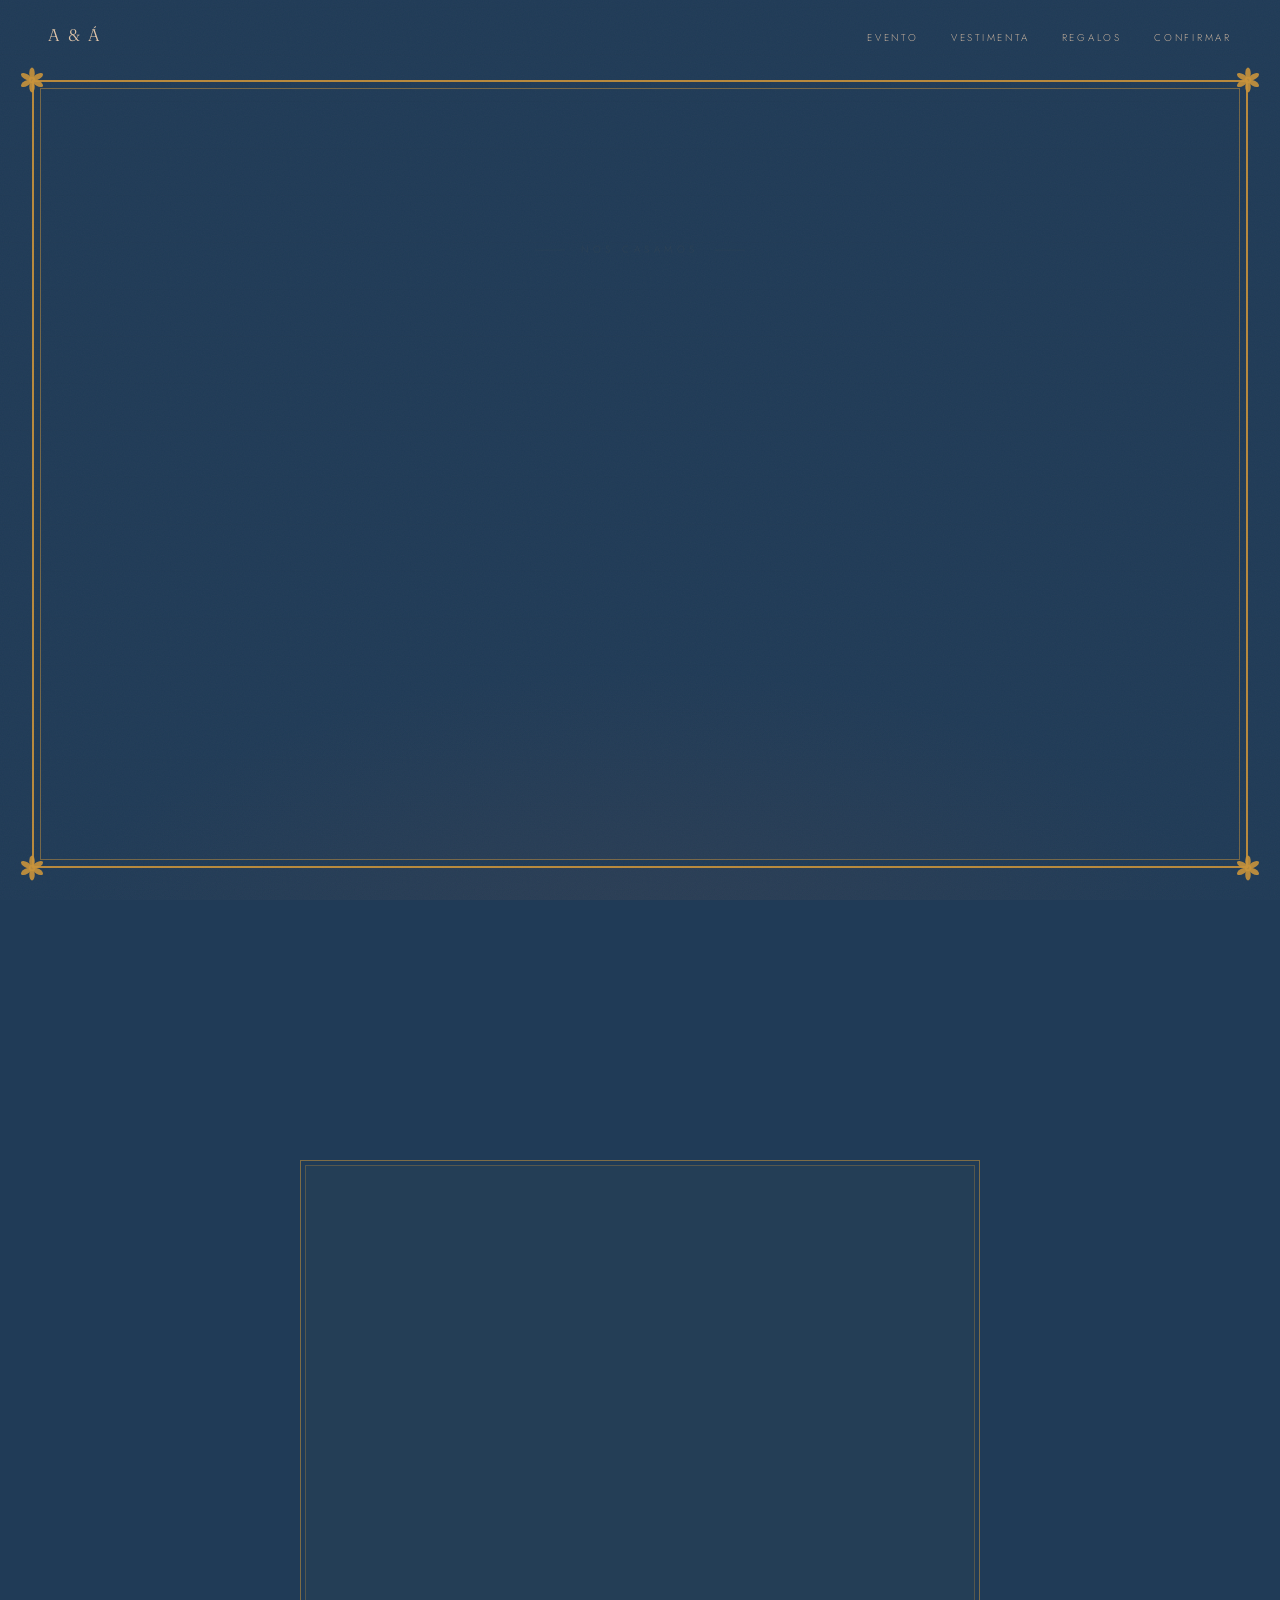
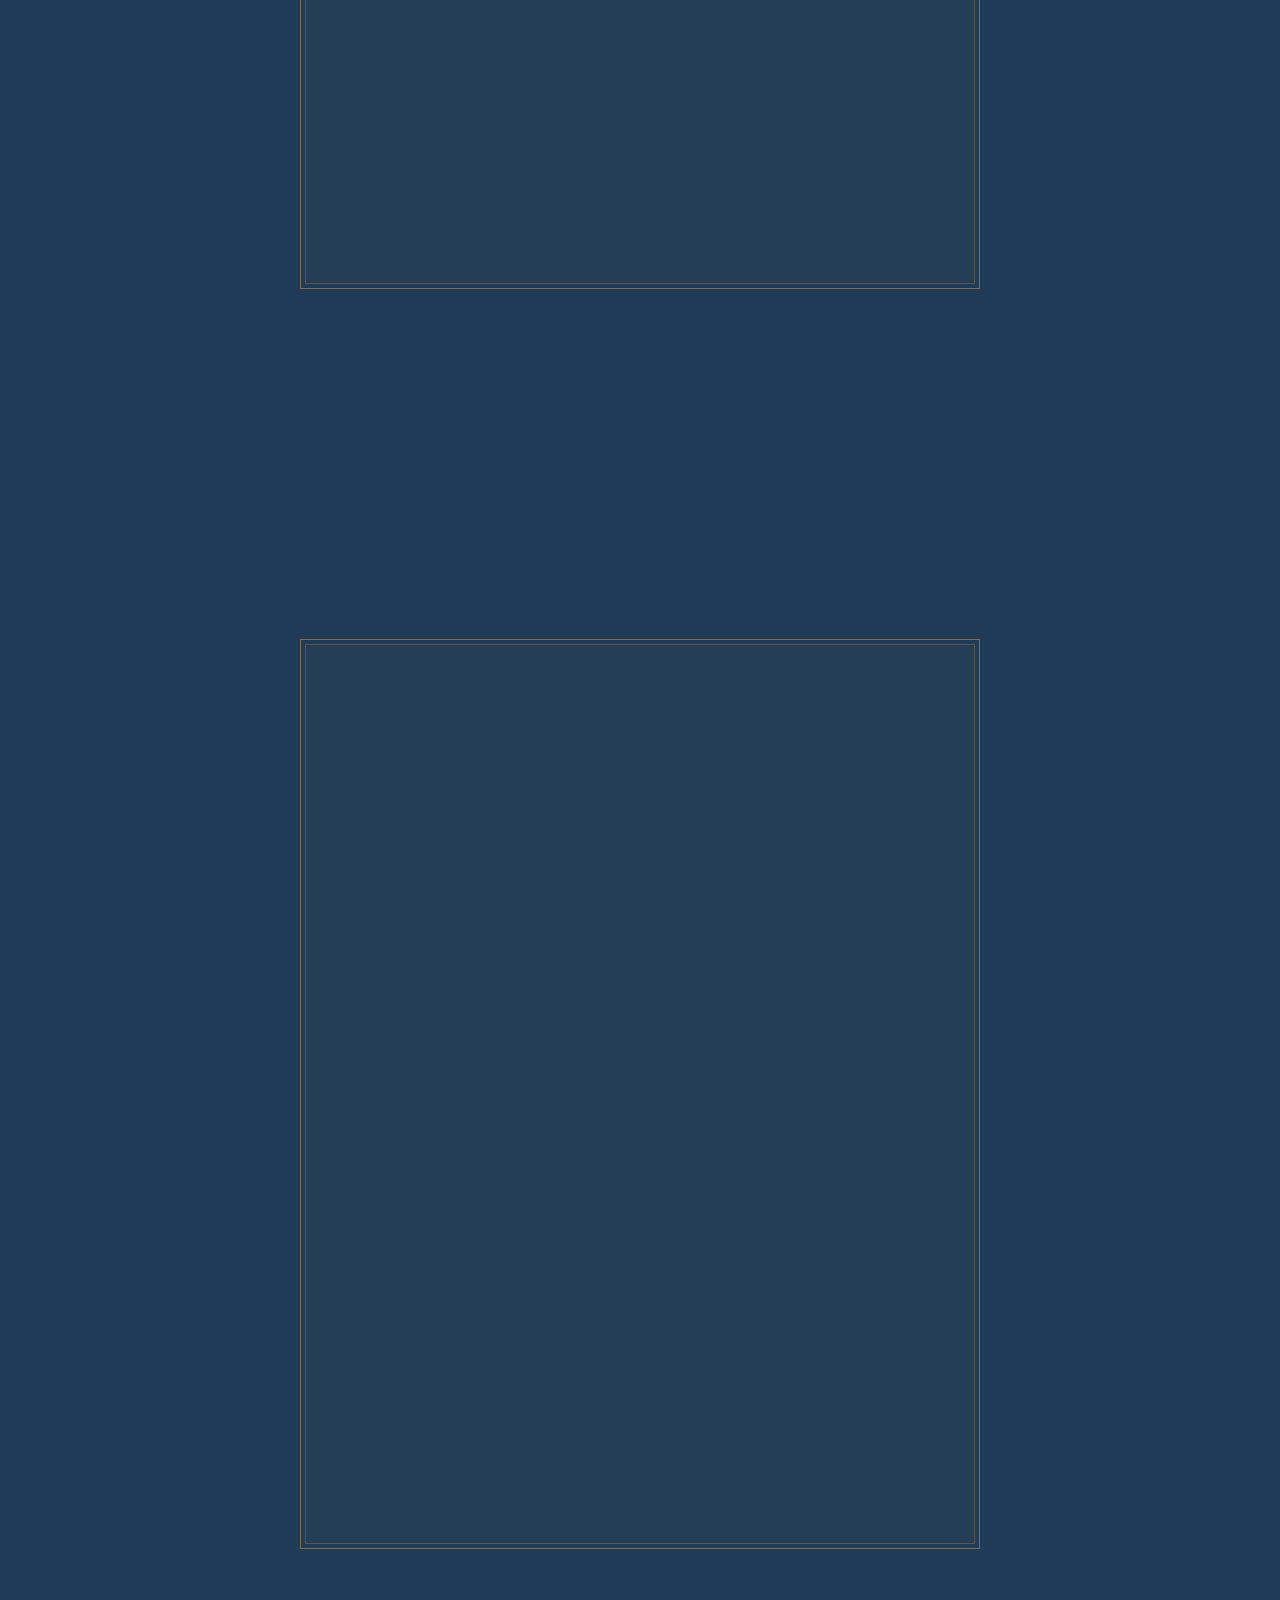
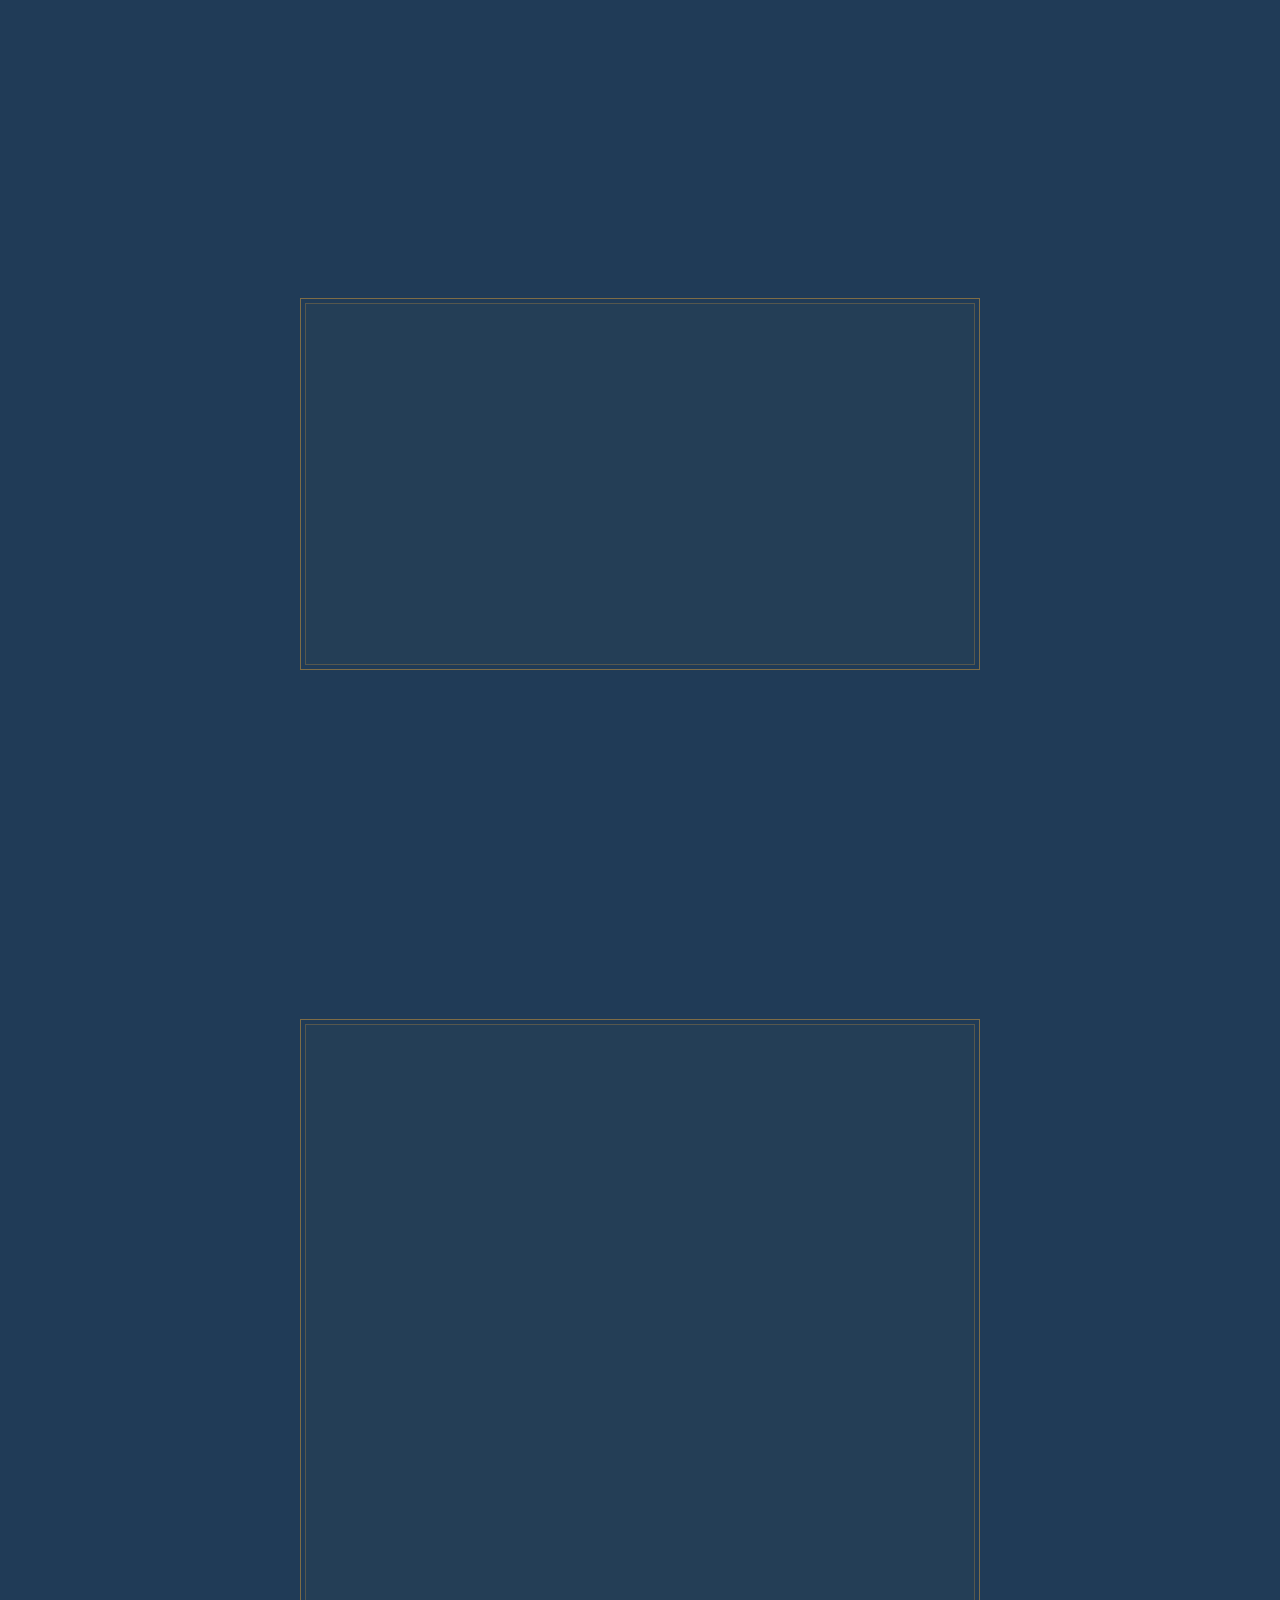
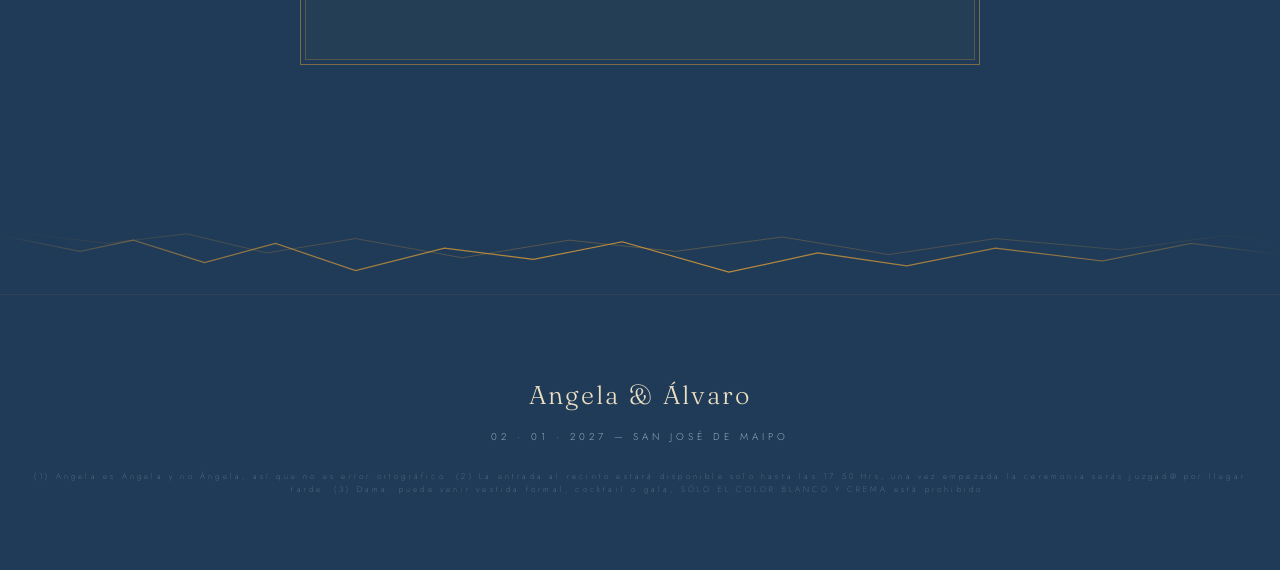
<file: docs/index.html>
<!DOCTYPE html>
<html lang="es">
<head>
<meta charset="UTF-8"/>
<meta name="viewport" content="width=device-width, initial-scale=1.0"/>
<meta http-equiv="refresh" content="0; url=./single/"/>
<link rel="canonical" href="./single/"/>
<title>Angela &amp; Álvaro · Enero 2027</title>
<style>
  body{font-family:sans-serif;background:#203b57;color:#ecdfc2;display:flex;min-height:100vh;
       align-items:center;justify-content:center;margin:0;text-align:center}
  a{color:#c9933a}
</style>
</head>
<body>
<p>Redirigiendo a la invitación… <a href="./single/">Abrir</a></p>
</body>
</html>
</file>
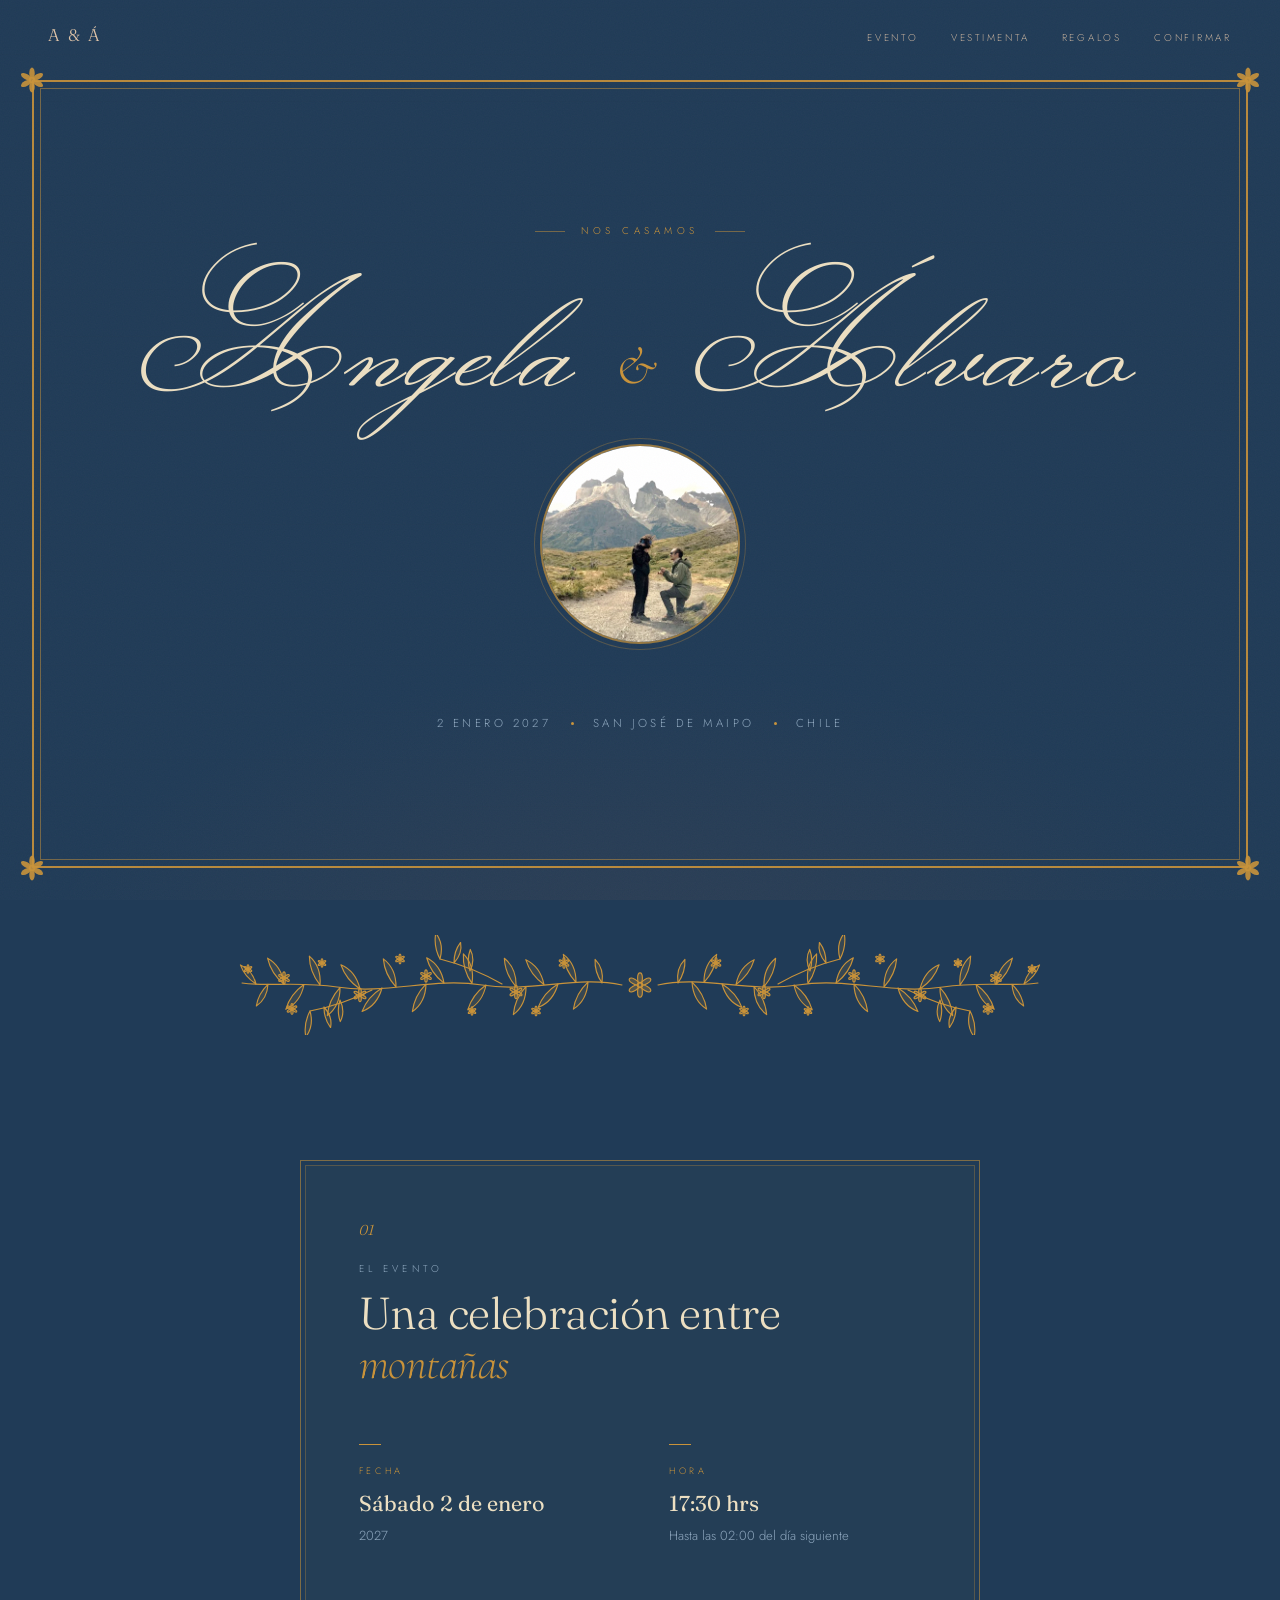
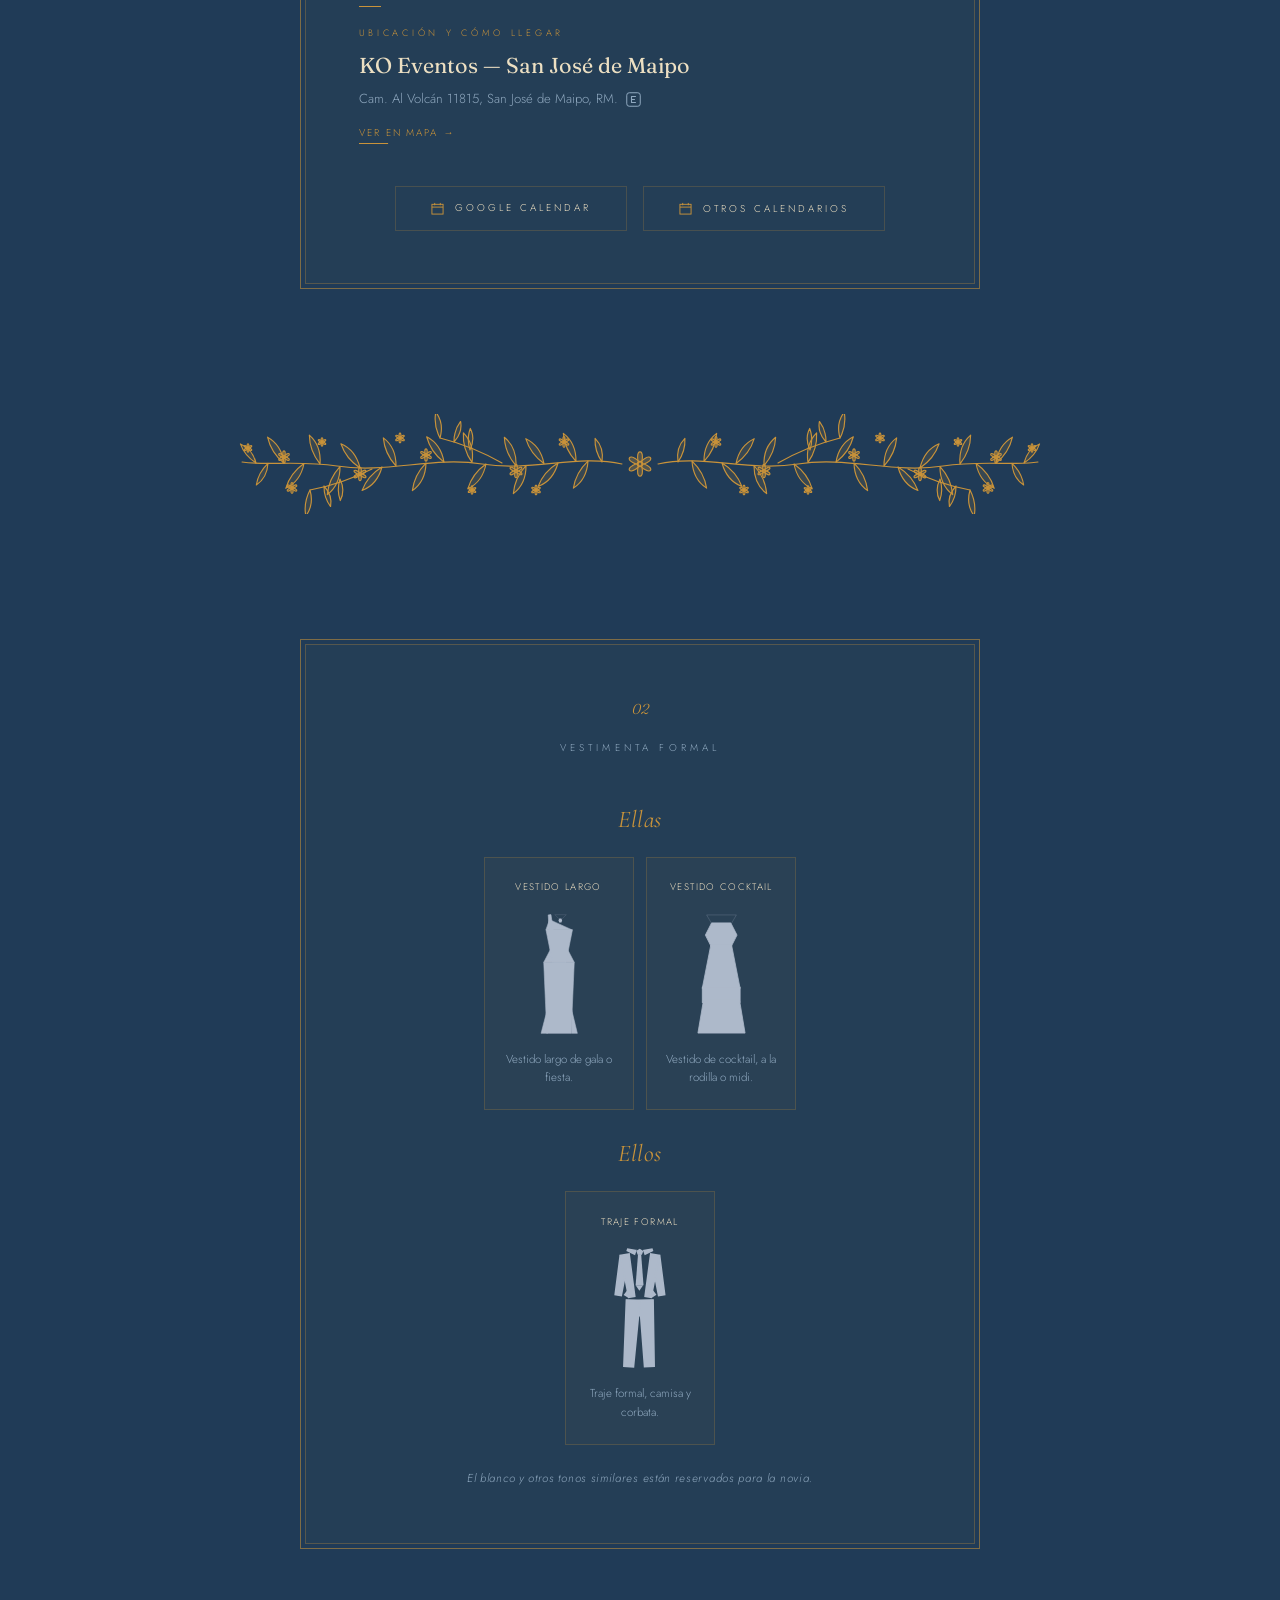
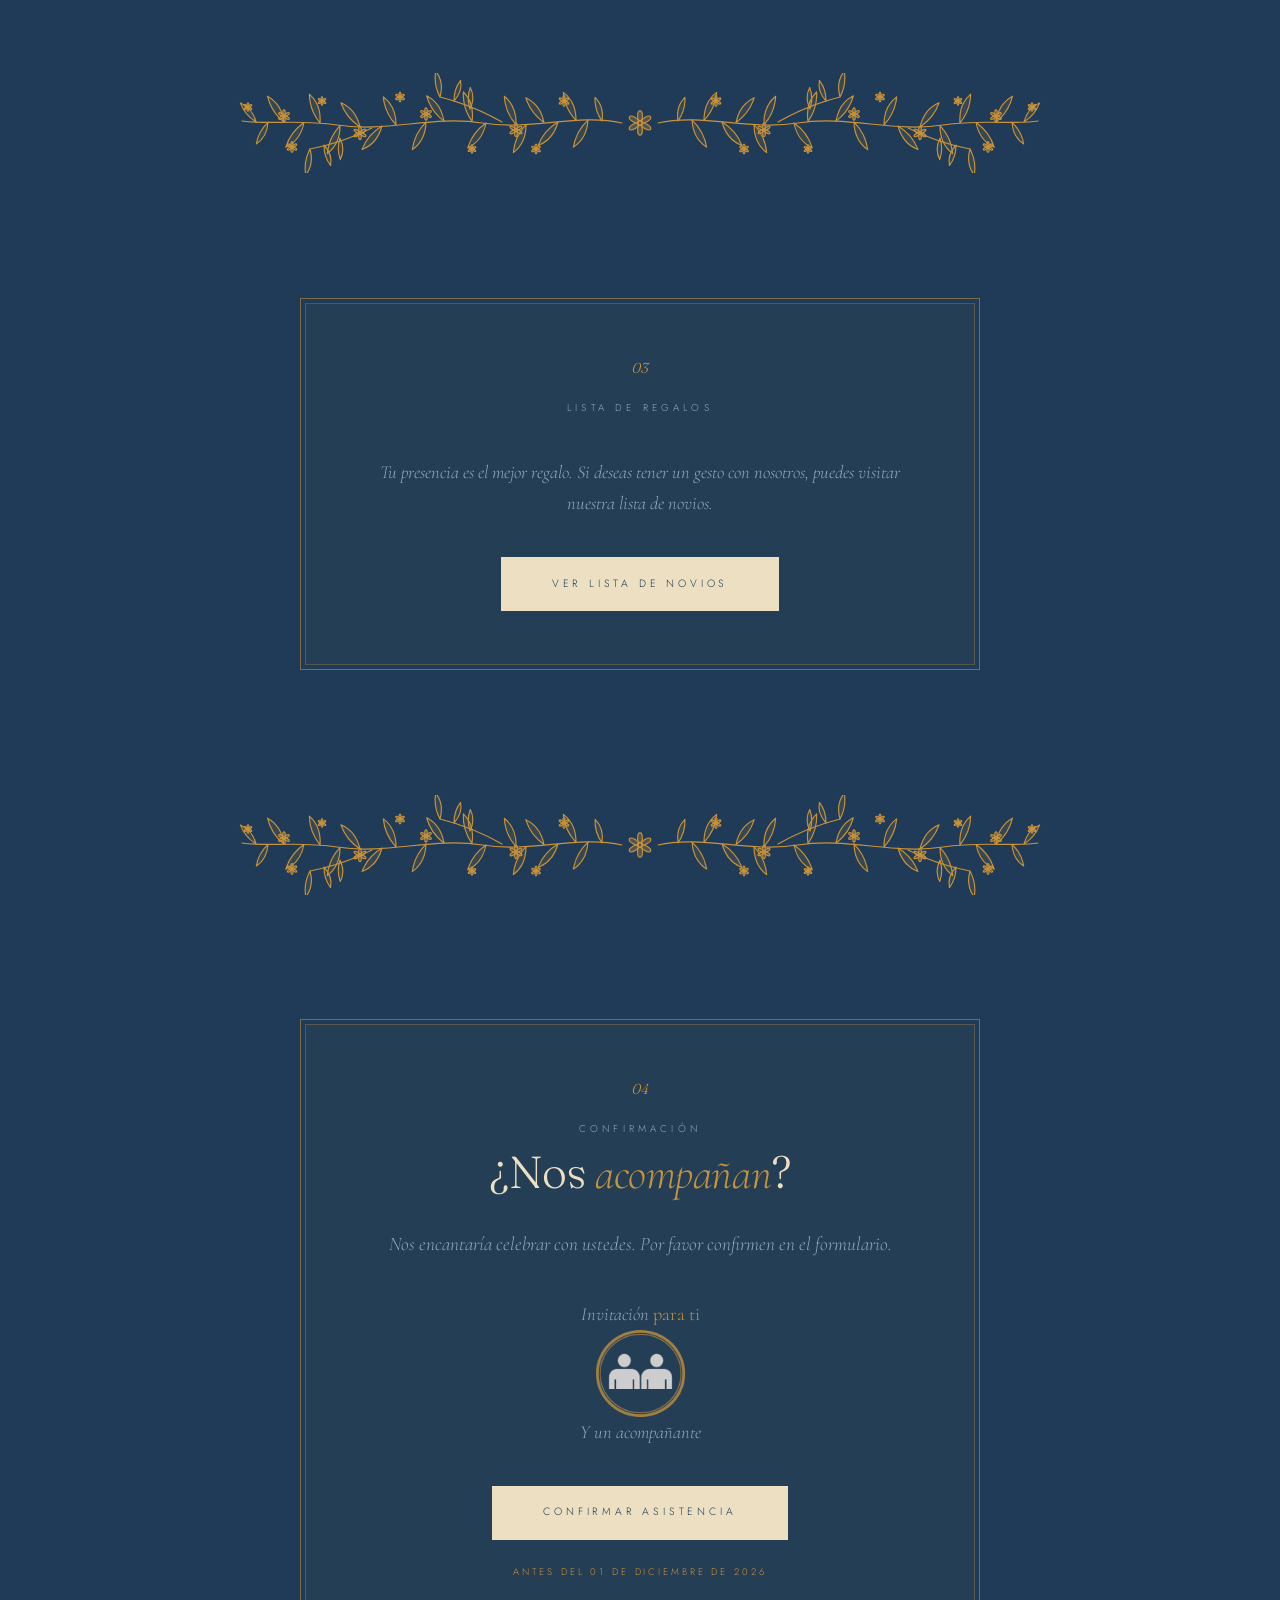
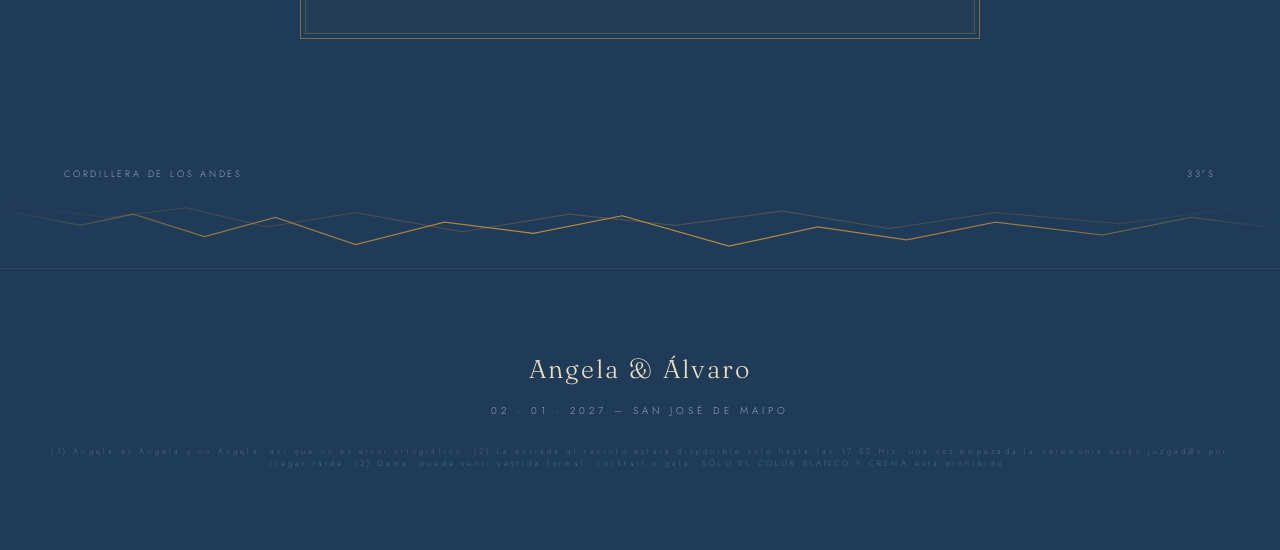
<file: docs/double/index.html>
﻿<!DOCTYPE html>
<html lang="es">
<head>
<meta charset="UTF-8"/>
<meta name="viewport" content="width=device-width, initial-scale=1.0"/>
<title>Angela &amp; Álvaro · Enero 2027</title>
<meta name="description" content="Angela & Álvaro se casan el 2 de enero de 2027 en San José de Maipo, Chile. ¡Confirma tu asistencia!"/>
<meta name="theme-color" content="#203b57"/>
<link rel="icon" href="data:image/svg+xml,%3Csvg xmlns='http://www.w3.org/2000/svg' viewBox='0 0 100 100'%3E%3Ctext y='.9em' font-size='90'%3E%F0%9F%92%8D%3C/text%3E%3C/svg%3E"/>

<!-- Open Graph / compartir en redes y WhatsApp -->
<meta property="og:type" content="website"/>
<meta property="og:title" content="Angela & Álvaro · Nos casamos"/>
<meta property="og:description" content="2 de enero de 2027 · San José de Maipo, Chile. ¡Confirma tu asistencia!"/>
<meta property="og:url" content="https://alvarogalvez.github.io/wedding_invites/double/"/>
<meta property="og:image" content="https://alvarogalvez.github.io/wedding_invites/assets/photos/ring.jpg"/>
<meta property="og:locale" content="es_CL"/>
<meta name="twitter:card" content="summary_large_image"/>

<link rel="preconnect" href="https://fonts.googleapis.com"/>
<link rel="preconnect" href="https://fonts.gstatic.com" crossorigin/>
<link href="https://fonts.googleapis.com/css2?family=Cormorant:ital,wght@0,300;0,400;0,500;1,300;1,400&family=Fraunces:ital,opsz,wght@0,9..144,300;0,9..144,400;1,9..144,300&family=Great+Vibes&family=Monsieur+La+Doulaise&family=Jost:wght@200;300;400;500&display=swap" rel="stylesheet"/>
<link rel="stylesheet" href="../css/themes/blue-gold.css">
<link rel="stylesheet" href="../css/main.css">
<style>
  .hero-names { font-family: 'Monsieur La Doulaise'; font-weight: 400; letter-spacing: 0.02em; }
  .hero-names .n { display: inline; }
  .hero-amp { display: inline; margin: 0 0.2em; }

  /* Separador botánico SVG — ramas doradas de línea fina que se dibujan al entrar en pantalla */
  .floral-div {
    position: relative;
    width: 100%;
    overflow: hidden;
    padding: 0.6rem 0;
  }
  .floral-div svg {
    width: 100%;
    height: clamp(48px, 11vw, 100px);
    display: block;
  }
  .fdv-stroke {
    stroke: var(--accent);
    stroke-width: 1.15;
    fill: none;
    stroke-linecap: round;
    stroke-linejoin: round;
    stroke-dasharray: 1;
    stroke-dashoffset: 1;
  }
  .fdv-stems  { transition: stroke-dashoffset .9s cubic-bezier(.4,0,.2,1); }
  .fdv-leaves { fill: var(--accent); fill-opacity: 0;
                transition: stroke-dashoffset .8s cubic-bezier(.4,0,.2,1) .35s, fill-opacity .6s ease .9s; }
  .fdv-bloom  { fill: var(--accent); fill-opacity: 0;
                transition: stroke-dashoffset .7s ease .7s, fill-opacity .5s ease 1s; }
  .floral-div.in .fdv-stroke { stroke-dashoffset: 0; }
  .floral-div.in .fdv-leaves { fill-opacity: .14; }
  .floral-div.in .fdv-bloom  { fill-opacity: .3; }

  /* Datos de transferencia en 2 columnas */
  .gf-row { grid-template-columns: 1fr 1fr; }
  .gf-row > div:last-child { grid-column: 1 / -1; }

  /* Flores en vértices del marco del hero */
  .hero-corners { position: absolute; inset: 0; pointer-events: none; z-index: 3; }
  .hc {
    position: absolute;
    width: 30px; height: 30px;
    color: rgba(201,147,58,0.9);
    fill: currentColor;
  }
  .hc.tl { top:    calc(5rem - 15px);                     left:  calc(clamp(1rem,3vw,2rem) - 15px); }
  .hc.tr { top:    calc(5rem - 15px);                     right: calc(clamp(1rem,3vw,2rem) - 15px); }
  .hc.bl { bottom: calc(clamp(1rem,3vw,2rem) - 15px);     left:  calc(clamp(1rem,3vw,2rem) - 15px); }
  .hc.br { bottom: calc(clamp(1rem,3vw,2rem) - 15px);     right: calc(clamp(1rem,3vw,2rem) - 15px); }

  /* Nav siempre visible — override del breakpoint de main.css */
  @media (max-width: 680px) {
    .nav {
      flex-direction: column;
      align-items: center;
      gap: 0.5rem;
      padding: 0.9rem clamp(1rem, 4vw, 2rem);
    }
    .nav-links {
      display: flex;
      gap: 1.4rem;
    }
    .nav-links a {
      font-size: 0.65rem;
      letter-spacing: 0.2em;
    }
  }

  /* Marco circular fijo; la foto hace zoom suave dentro (efecto .ph de blue.html) */
  .hero-photo-frame {
    width: clamp(140px, 30vw, 200px);
    height: clamp(140px, 30vw, 200px);
    border-radius: 50%;
    border: 2px solid rgba(201,147,58,0.7);
    box-shadow: 0 0 0 5px var(--paper), 0 0 0 6px rgba(201,147,58,0.3);
    margin: 2rem 0 1.6rem;
    overflow: hidden;
    opacity: 0;
    animation: fu 1.2s 0.7s forwards;
  }
  .hero-photo {
    width: 100%;
    height: 100%;
    object-fit: cover;
    object-position: center 30%;
    display: block;
    filter: saturate(0.9) contrast(1.04);
    transition: transform 1.6s cubic-bezier(.2,.7,.2,1);
  }
  .hero-photo-frame:hover .hero-photo { transform: scale(1.06); }
  /* Móvil (sin hover): zoom Ken Burns lento y continuo */
  @keyframes kenburns { from { transform: scale(1); } to { transform: scale(1.08); } }
  @media (hover: none) {
    .hero-photo { animation: kenburns 8s ease-in-out infinite alternate; }
  }

  /* Marco dorado prominente en el hero — doble filete */
  .hero::after {
    content: '';
    position: absolute;
    top: 5rem;
    left: clamp(1rem, 3vw, 2rem);
    right: clamp(1rem, 3vw, 2rem);
    bottom: clamp(1rem, 3vw, 2rem);
    border: 2px solid rgba(201,147,58,0.9);
    box-shadow:
      inset 0 0 0 6px var(--paper),
      inset 0 0 0 7px rgba(201,147,58,0.5);
    pointer-events: none;
    z-index: 2;
  }
</style>
</head>
<body>

<!-- Definiciones del separador botánico (una sola vez; los .floral-div lo reutilizan con <use>) -->
<svg width="0" height="0" style="position:absolute" aria-hidden="true">
  <defs>
    <path id="fdv-leaf" pathLength="1" vector-effect="non-scaling-stroke" d="M0 0 Q 9 -16 25 -18 Q 16 -5 0 0 Z"/>
    <g id="fdv-stem-half">
      <path pathLength="1" vector-effect="non-scaling-stroke" d="M0 0 C 45 -10 90 8 140 0 C 190 -8 235 10 285 2 C 325 -4 355 2 380 -2"/>
      <path pathLength="1" vector-effect="non-scaling-stroke" d="M120 -1 Q 150 -18 182 -26"/>
      <path pathLength="1" vector-effect="non-scaling-stroke" d="M250 5 Q 280 20 312 26"/>
    </g>
    <g id="fdv-leaves-half">
      <use href="#fdv-leaf" transform="translate(20,-2) rotate(-38) scale(.8)"/>
      <use href="#fdv-leaf" transform="translate(46,-2.5) rotate(-30)"/>
      <use href="#fdv-leaf" transform="translate(78,-0.5) rotate(-18)"/>
      <use href="#fdv-leaf" transform="translate(106,1.8) rotate(-32)"/>
      <use href="#fdv-leaf" transform="translate(150,-1.5) rotate(-38)"/>
      <use href="#fdv-leaf" transform="translate(178,-1.8) rotate(-20)"/>
      <use href="#fdv-leaf" transform="translate(226,2) rotate(-30)"/>
      <use href="#fdv-leaf" transform="translate(262,4) rotate(-16)"/>
      <use href="#fdv-leaf" transform="translate(302,0) rotate(-34)"/>
      <use href="#fdv-leaf" transform="translate(338,-0.8) rotate(-22)"/>
      <use href="#fdv-leaf" transform="translate(366,-1) rotate(-15) scale(.8)"/>
      <use href="#fdv-leaf" transform="translate(34,-3) scale(1,-1) rotate(-26)"/>
      <use href="#fdv-leaf" transform="translate(64,-1) scale(1,-1) rotate(-14)"/>
      <use href="#fdv-leaf" transform="translate(96,1.5) scale(1,-1) rotate(-30)"/>
      <use href="#fdv-leaf" transform="translate(136,0) scale(1,-1) rotate(-18)"/>
      <use href="#fdv-leaf" transform="translate(196,-1) scale(1,-1) rotate(-28)"/>
      <use href="#fdv-leaf" transform="translate(240,3) scale(1,-1) rotate(-14)"/>
      <use href="#fdv-leaf" transform="translate(282,2.5) scale(1,-1) rotate(-30)"/>
      <use href="#fdv-leaf" transform="translate(318,-0.5) scale(1,-1) rotate(-18)"/>
      <use href="#fdv-leaf" transform="translate(354,-0.7) scale(1,-1) rotate(-26) scale(.8)"/>
      <use href="#fdv-leaf" transform="translate(152,-14) rotate(-55) scale(.7)"/>
      <use href="#fdv-leaf" transform="translate(168,-22) rotate(-72) scale(.7)"/>
      <use href="#fdv-leaf" transform="translate(182,-26) rotate(-45) scale(.85)"/>
      <use href="#fdv-leaf" transform="translate(282,15) scale(1,-1) rotate(-55) scale(.7)"/>
      <use href="#fdv-leaf" transform="translate(298,22) scale(1,-1) rotate(-72) scale(.7)"/>
      <use href="#fdv-leaf" transform="translate(312,26) scale(1,-1) rotate(-45) scale(.85)"/>
    </g>
    <g id="fdv-stems">
      <use href="#fdv-stem-half" transform="translate(468,50)"/>
      <use href="#fdv-stem-half" transform="translate(432,50) scale(-1,1)"/>
    </g>
    <g id="fdv-leaves">
      <use href="#fdv-leaves-half" transform="translate(468,50)"/>
      <use href="#fdv-leaves-half" transform="translate(432,50) scale(-1,1)"/>
    </g>
    <g id="fdv-flowers">
      <g transform="translate(468,50)">
        <use href="#fdv-bloom" transform="translate(106,7) scale(.55)"/>
        <use href="#fdv-bloom" transform="translate(196,-9) scale(.5)"/>
        <use href="#fdv-bloom" transform="translate(262,10) scale(.55)"/>
        <use href="#fdv-bloom" transform="translate(338,-7) scale(.5)"/>
        <use href="#fdv-bloom" transform="translate(58,-22) scale(.45)"/>
        <use href="#fdv-bloom" transform="translate(86,26) scale(.4)"/>
        <use href="#fdv-bloom" transform="translate(150,26) scale(.35)"/>
        <use href="#fdv-bloom" transform="translate(222,-26) scale(.4)"/>
        <use href="#fdv-bloom" transform="translate(300,-22) scale(.35)"/>
        <use href="#fdv-bloom" transform="translate(330,24) scale(.45)"/>
        <use href="#fdv-bloom" transform="translate(374,-16) scale(.35)"/>
      </g>
      <g transform="translate(432,50) scale(-1,1)">
        <use href="#fdv-bloom" transform="translate(106,7) scale(.55)"/>
        <use href="#fdv-bloom" transform="translate(196,-9) scale(.5)"/>
        <use href="#fdv-bloom" transform="translate(262,10) scale(.55)"/>
        <use href="#fdv-bloom" transform="translate(338,-7) scale(.5)"/>
        <use href="#fdv-bloom" transform="translate(58,-22) scale(.45)"/>
        <use href="#fdv-bloom" transform="translate(86,26) scale(.4)"/>
        <use href="#fdv-bloom" transform="translate(150,26) scale(.35)"/>
        <use href="#fdv-bloom" transform="translate(222,-26) scale(.4)"/>
        <use href="#fdv-bloom" transform="translate(300,-22) scale(.35)"/>
        <use href="#fdv-bloom" transform="translate(330,24) scale(.45)"/>
        <use href="#fdv-bloom" transform="translate(374,-16) scale(.35)"/>
      </g>
    </g>
    <g id="fdv-bloom">
      <ellipse pathLength="1" vector-effect="non-scaling-stroke" cx="0" cy="-7" rx="2.4" ry="5.2"/>
      <ellipse pathLength="1" vector-effect="non-scaling-stroke" cx="0" cy="-7" rx="2.4" ry="5.2" transform="rotate(60)"/>
      <ellipse pathLength="1" vector-effect="non-scaling-stroke" cx="0" cy="-7" rx="2.4" ry="5.2" transform="rotate(120)"/>
      <ellipse pathLength="1" vector-effect="non-scaling-stroke" cx="0" cy="-7" rx="2.4" ry="5.2" transform="rotate(180)"/>
      <ellipse pathLength="1" vector-effect="non-scaling-stroke" cx="0" cy="-7" rx="2.4" ry="5.2" transform="rotate(240)"/>
      <ellipse pathLength="1" vector-effect="non-scaling-stroke" cx="0" cy="-7" rx="2.4" ry="5.2" transform="rotate(300)"/>
      <circle pathLength="1" vector-effect="non-scaling-stroke" r="2.6"/>
    </g>
  </defs>
</svg>

<nav class="nav">
  <div class="nav-mono">A &amp; Á</div>
  <ul class="nav-links">
    <li><a href="#evento">Evento</a></li>
    <li><a href="#vestimenta">Vestimenta</a></li>
    <li><a href="#regalos">Regalos</a></li>
    <li><a href="#rsvp">Confirmar</a></li>
  </ul>
</nav>

<!-- HERO -->
<header class="hero">
  <div class="hero-corners" aria-hidden="true">
    <svg class="hc tl" viewBox="0 0 22 22" xmlns="http://www.w3.org/2000/svg"><g transform="translate(11,11)"><ellipse cx="0" cy="-5" rx="2" ry="4.2"/><ellipse cx="0" cy="-5" rx="2" ry="4.2" transform="rotate(60)"/><ellipse cx="0" cy="-5" rx="2" ry="4.2" transform="rotate(120)"/><ellipse cx="0" cy="-5" rx="2" ry="4.2" transform="rotate(180)"/><ellipse cx="0" cy="-5" rx="2" ry="4.2" transform="rotate(240)"/><ellipse cx="0" cy="-5" rx="2" ry="4.2" transform="rotate(300)"/><circle r="2.4"/></g></svg>
    <svg class="hc tr" viewBox="0 0 22 22" xmlns="http://www.w3.org/2000/svg"><g transform="translate(11,11)"><ellipse cx="0" cy="-5" rx="2" ry="4.2"/><ellipse cx="0" cy="-5" rx="2" ry="4.2" transform="rotate(60)"/><ellipse cx="0" cy="-5" rx="2" ry="4.2" transform="rotate(120)"/><ellipse cx="0" cy="-5" rx="2" ry="4.2" transform="rotate(180)"/><ellipse cx="0" cy="-5" rx="2" ry="4.2" transform="rotate(240)"/><ellipse cx="0" cy="-5" rx="2" ry="4.2" transform="rotate(300)"/><circle r="2.4"/></g></svg>
    <svg class="hc bl" viewBox="0 0 22 22" xmlns="http://www.w3.org/2000/svg"><g transform="translate(11,11)"><ellipse cx="0" cy="-5" rx="2" ry="4.2"/><ellipse cx="0" cy="-5" rx="2" ry="4.2" transform="rotate(60)"/><ellipse cx="0" cy="-5" rx="2" ry="4.2" transform="rotate(120)"/><ellipse cx="0" cy="-5" rx="2" ry="4.2" transform="rotate(180)"/><ellipse cx="0" cy="-5" rx="2" ry="4.2" transform="rotate(240)"/><ellipse cx="0" cy="-5" rx="2" ry="4.2" transform="rotate(300)"/><circle r="2.4"/></g></svg>
    <svg class="hc br" viewBox="0 0 22 22" xmlns="http://www.w3.org/2000/svg"><g transform="translate(11,11)"><ellipse cx="0" cy="-5" rx="2" ry="4.2"/><ellipse cx="0" cy="-5" rx="2" ry="4.2" transform="rotate(60)"/><ellipse cx="0" cy="-5" rx="2" ry="4.2" transform="rotate(120)"/><ellipse cx="0" cy="-5" rx="2" ry="4.2" transform="rotate(180)"/><ellipse cx="0" cy="-5" rx="2" ry="4.2" transform="rotate(240)"/><ellipse cx="0" cy="-5" rx="2" ry="4.2" transform="rotate(300)"/><circle r="2.4"/></g></svg>
  </div>
  <div class="hero-grid">
    <div class="hero-kick">Nos casamos</div>
    <h1 class="hero-names">
      <span class="n n1">Angela</span>
      <span class="hero-amp">&amp;</span>
      <span class="n n2">Álvaro</span>
    </h1>
    <div class="hero-photo-frame"><img class="hero-photo" src="../assets/photos/foto-cuernos-del-paine.webp" alt="La propuesta · Torres del Paine"></div>
    <div class="hero-meta">
      <span>2 Enero 2027</span><span class="dot"></span>
      <span>San José de Maipo</span><span class="dot"></span>
      <span>Chile</span>
    </div>
  </div>
</header>
<br>
<div class="floral-div rv" aria-hidden="true"><svg viewBox="0 0 900 100"><use class="fdv-stroke fdv-stems" href="#fdv-stems"/><use class="fdv-stroke fdv-leaves" href="#fdv-leaves"/><use class="fdv-stroke fdv-bloom" href="#fdv-flowers"/><use class="fdv-stroke fdv-bloom" href="#fdv-bloom" transform="translate(450,50)"/></svg></div>

<!-- DETAILS -->
<section id="evento" class="det-sec">
  <div class="det-wrap">
    <div class="det-top rv">
      <span class="sec-num">01</span>
      <span class="sec-label">El evento</span>
      <h2 class="sec-head">Una celebración entre <em>montañas</em></h2>
    </div>
    <div class="det-grid">
      <div class="det rv"><b></b><p class="k">Fecha</p><p class="v">Sábado 2 de enero</p><p class="s">2027</p></div>
      <div class="det rv"><b></b><p class="k">Hora</p><p class="v">17:30 hrs</p><p class="s">Hasta las 02:00 del día siguiente</p></div>
      <div class="det rv" style="grid-column:1/-1"><b></b><p class="k">Ubicación y cómo llegar</p><p class="v">KO Eventos — San José de Maipo</p><p class="s">Cam. Al Volcán 11815, San José de Maipo, RM. &nbsp;<svg width="15" height="15" viewBox="0 0 15 15" style="display:inline-block;vertical-align:middle;margin-bottom:1px" fill="none" xmlns="http://www.w3.org/2000/svg"><rect x=".75" y=".75" width="13.5" height="13.5" rx="2.5" stroke="currentColor" stroke-width="1"/><path d="M5.5 4.5v6M5.5 4.5h4M5.5 7.5h3M5.5 10.5h4" stroke="currentColor" stroke-width="1.1" stroke-linecap="round" stroke-linejoin="round"/></svg></p><a class="map" href="https://maps.google.com/?q=KO+Eventos+Camino+Al+Volcan+11815+El+Manzano+San+Jose+de+Maipo" target="_blank">Ver en mapa →</a></div>
    </div>
    <div class="det-cal rv">
      <a class="cal-btn" href="https://calendar.google.com/calendar/render?action=TEMPLATE&text=Boda+de+Angela+%26+%C3%81lvaro&dates=20270102T173000/20270103T020000&ctz=America%2FSantiago&details=%C2%A1Nos+casamos%21+Te+esperamos+para+celebrar+juntos.+C%C3%B3digo+de+vestimenta%3A+Formal.&location=KO+Eventos%2C+Cam.+Al+Volc%C3%A1n+11815%2C+El+Manzano%2C+San+Jos%C3%A9+de+Maipo" target="_blank"><svg width="13" height="13" viewBox="0 0 14 14" fill="none"><rect x="1" y="2.5" width="12" height="10.5" stroke="currentColor" stroke-width="1"/><path d="M1 5.5h12M4 1v2.5M10 1v2.5" stroke="currentColor" stroke-width="1"/></svg><span>Google Calendar</span></a>
      <button class="cal-btn" onclick="addToCalendar()"><svg width="13" height="13" viewBox="0 0 14 14" fill="none"><rect x="1" y="2.5" width="12" height="10.5" stroke="currentColor" stroke-width="1"/><path d="M1 5.5h12M4 1v2.5M10 1v2.5" stroke="currentColor" stroke-width="1"/></svg><span>Otros calendarios</span></button>
    </div>
  </div>
</section>

<div class="floral-div rv" aria-hidden="true"><svg viewBox="0 0 900 100"><use class="fdv-stroke fdv-stems" href="#fdv-stems"/><use class="fdv-stroke fdv-leaves" href="#fdv-leaves"/><use class="fdv-stroke fdv-bloom" href="#fdv-flowers"/><use class="fdv-stroke fdv-bloom" href="#fdv-bloom" transform="translate(450,50)"/></svg></div>

<!-- DRESSCODE -->
<section id="vestimenta" class="dc-sec">
  <div class="dc">
    <div class="dc-top rv">
      <span class="sec-num">02</span>
      <span class="sec-label">Vestimenta Formal</span>
    </div>
    <div class="dc-groups rv">
      <div class="dc-group">
        <span class="dc-group-title">Ellas</span>
        <div class="dc-grid">
          <div class="dc-block">
            <span class="dc-block-title">Vestido largo</span>
            <img class="dc-svg" src="../assets/photos/woman-dress-code-long-dress.svg" alt="Vestido largo">
            <p class="dc-note">Vestido largo de gala o fiesta.</p>
          </div>
          <div class="dc-block">
            <span class="dc-block-title">Vestido cocktail</span>
            <img class="dc-svg" src="../assets/photos/woman-dress-code-short-dress.svg" alt="Vestido cocktail">
            <p class="dc-note">Vestido de cocktail, a la rodilla o midi.</p>
          </div>
        </div>
      </div>
      <div class="dc-group">
        <span class="dc-group-title">Ellos</span>
        <div class="dc-grid">
          <div class="dc-block">
            <span class="dc-block-title">Traje formal</span>
            <img class="dc-svg" src="../assets/photos/man-dress-code.svg" alt="Traje formal">
            <p class="dc-note">Traje formal, camisa y corbata.</p>
          </div>
        </div>
      </div>
    </div>
    <p class="dc-note dc-warning rv">El blanco y otros tonos similares están reservados para la novia.</p>
  </div>
</section>

<div class="floral-div rv" aria-hidden="true"><svg viewBox="0 0 900 100"><use class="fdv-stroke fdv-stems" href="#fdv-stems"/><use class="fdv-stroke fdv-leaves" href="#fdv-leaves"/><use class="fdv-stroke fdv-bloom" href="#fdv-flowers"/><use class="fdv-stroke fdv-bloom" href="#fdv-bloom" transform="translate(450,50)"/></svg></div>

<!-- GIFTS -->
<section id="regalos" class="gf-sec">
  <div class="gf">
    <div class="gf-top rv">
      <span class="sec-num">03</span>
      <span class="sec-label">Lista de regalos</span>
    </div>
    <p class="gf-note rv">Tu presencia es el mejor regalo. Si deseas tener un gesto con nosotros, puedes visitar nuestra lista de novios.</p>
    <a class="rsvp-cta rv" href="https://milistadenovios.cl/lista/angela-y-alvaro-enero-2027" target="_blank"><span>Ver lista de novios</span></a>
  </div>
</section>

<div class="floral-div rv" aria-hidden="true"><svg viewBox="0 0 900 100"><use class="fdv-stroke fdv-stems" href="#fdv-stems"/><use class="fdv-stroke fdv-leaves" href="#fdv-leaves"/><use class="fdv-stroke fdv-bloom" href="#fdv-flowers"/><use class="fdv-stroke fdv-bloom" href="#fdv-bloom" transform="translate(450,50)"/></svg></div>

<!-- RSVP -->
<section id="rsvp" class="rsvp">
  <div class="rsvp-wrap">
    <div class="rsvp-top rv">
      <span class="sec-num">04</span>
      <span class="sec-label">Confirmación</span>
      <h2 class="sec-head">¿Nos <em>acompañan</em>?</h2>
    </div>
    <p class="rsvp-intro rv">Nos encantaría celebrar con ustedes. Por favor confirmen en el formulario.</p>
    <div class="rsvp-invite rv">
      <p class="ri-label">Invitación <em>para ti</em></p>
      <img class="rsvp-img" src="../assets/photos/invite-double.png" alt="Invitación para dos" width="117" height="112">
      <p class="ri-label">Y un acompañante</p>
    </div>
    <a class="rsvp-cta rv" href="https://docs.google.com/forms/d/e/1FAIpQLSex-0Aftbw2Ts8-pAynp1sXiT5xUMP5klxaoWxZkXfTkvI_yA/viewform?usp=dialog" target="_blank"><span>Confirmar asistencia</span></a>
    <p class="rsvp-deadline rv">Antes del 01 de diciembre de 2026</p>
  </div>
</section>

<div class="hero-foot" style="padding:0 clamp(1.5rem,5vw,4rem)">
  <span>Cordillera de los Andes</span>
  <span>33°S</span>
</div>
<div class="mtn" style="transform:scaleY(-1)"><svg viewBox="0 0 1440 60" preserveAspectRatio="none"><defs><linearGradient id="rfm" x1="0" y1="0" x2="1" y2="0"><stop offset="0" stop-color="var(--accent)" stop-opacity="0"/><stop offset=".16" stop-color="var(--accent)" stop-opacity=".65"/><stop offset=".5" stop-color="var(--accent)" stop-opacity=".95"/><stop offset=".84" stop-color="var(--accent)" stop-opacity=".65"/><stop offset="1" stop-color="var(--accent)" stop-opacity="0"/></linearGradient></defs><path d="M0,50 L90,30 L150,44 L230,16 L310,40 L400,6 L500,34 L600,20 L700,42 L820,4 L920,28 L1020,12 L1120,34 L1240,18 L1340,40 L1440,26" fill="none" stroke="url(#rfm)" stroke-width="1.2" vector-effect="non-scaling-stroke"/><path d="M0,56 L120,40 L210,52 L300,28 L400,46 L520,22 L640,44 L760,30 L880,48 L1000,26 L1120,46 L1260,32 L1380,50 L1440,40" fill="none" stroke="url(#rfm)" stroke-width="1" vector-effect="non-scaling-stroke" opacity=".35"/></svg></div>

<footer>
  <div class="foot-mono">Angela &amp; Álvaro</div>
  <div class="foot-date">02 · 01 · 2027 — San José de Maipo</div>
  <br>
  <div class="foot-note">(1) Angela es Angela y no Ángela, así que no es error ortográfico. (2) La entrada al recinto estará disponible solo hasta las 17:50 Hrs, una vez empezada la ceremonia serán juzgad@s por llegar tarde. (3) Dama: puede venir vestida formal, cocktail o gala, SÓLO EL COLOR BLANCO Y CREMA está prohibido.
</div>
</footer>

<script src="../js/main.js"></script>
</body>
</html>
</file>
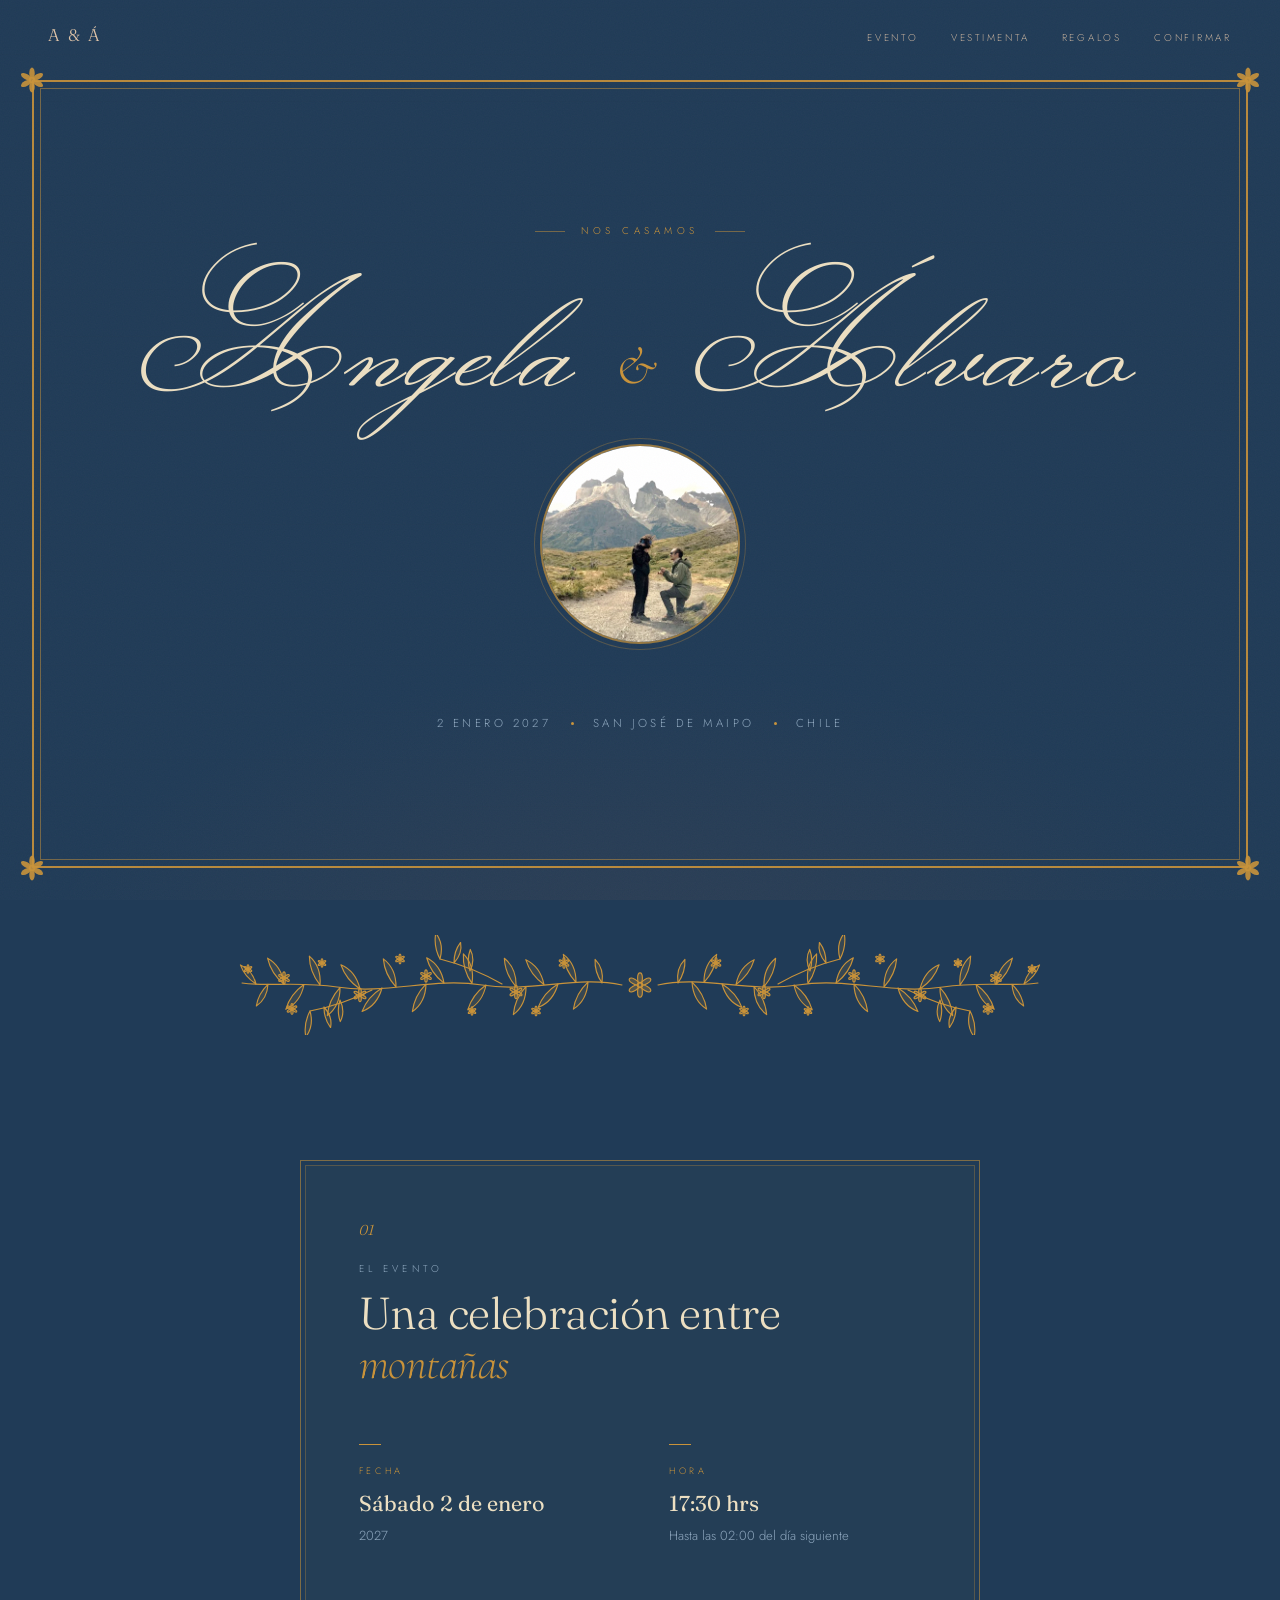
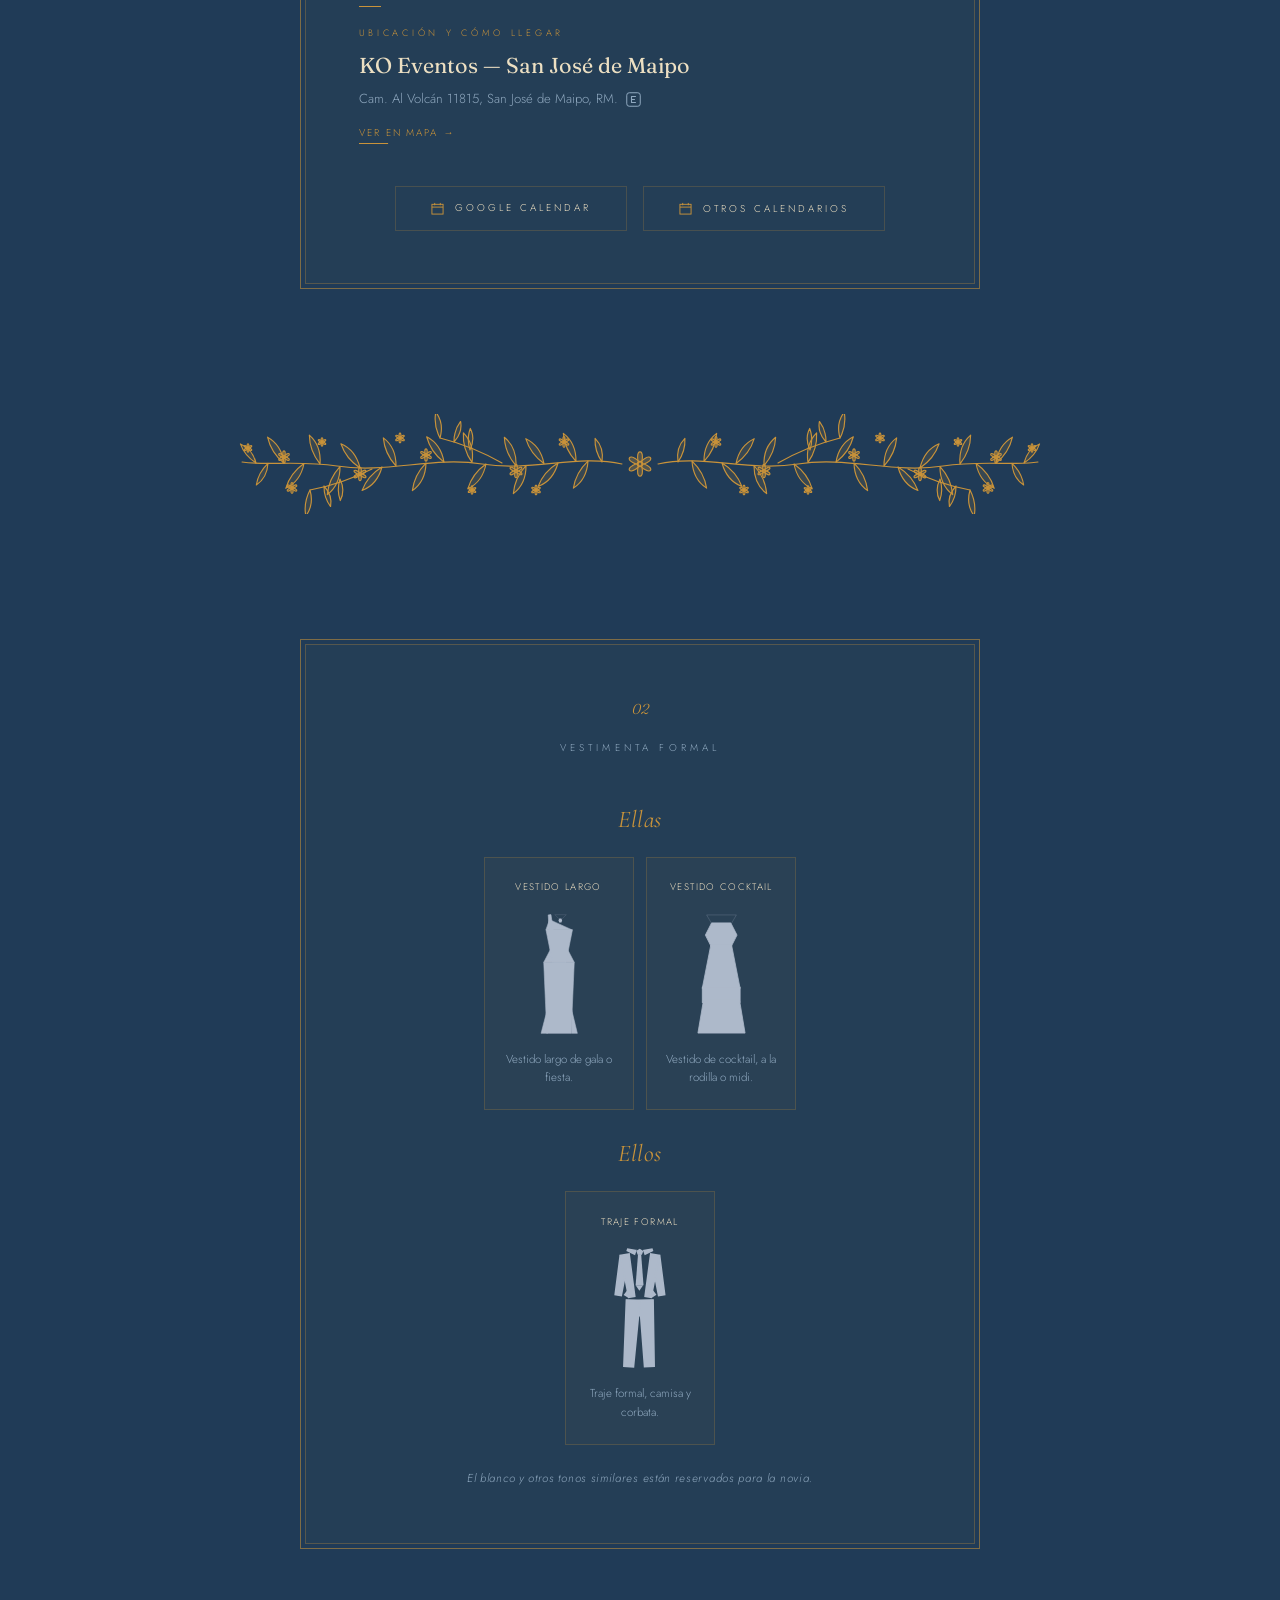
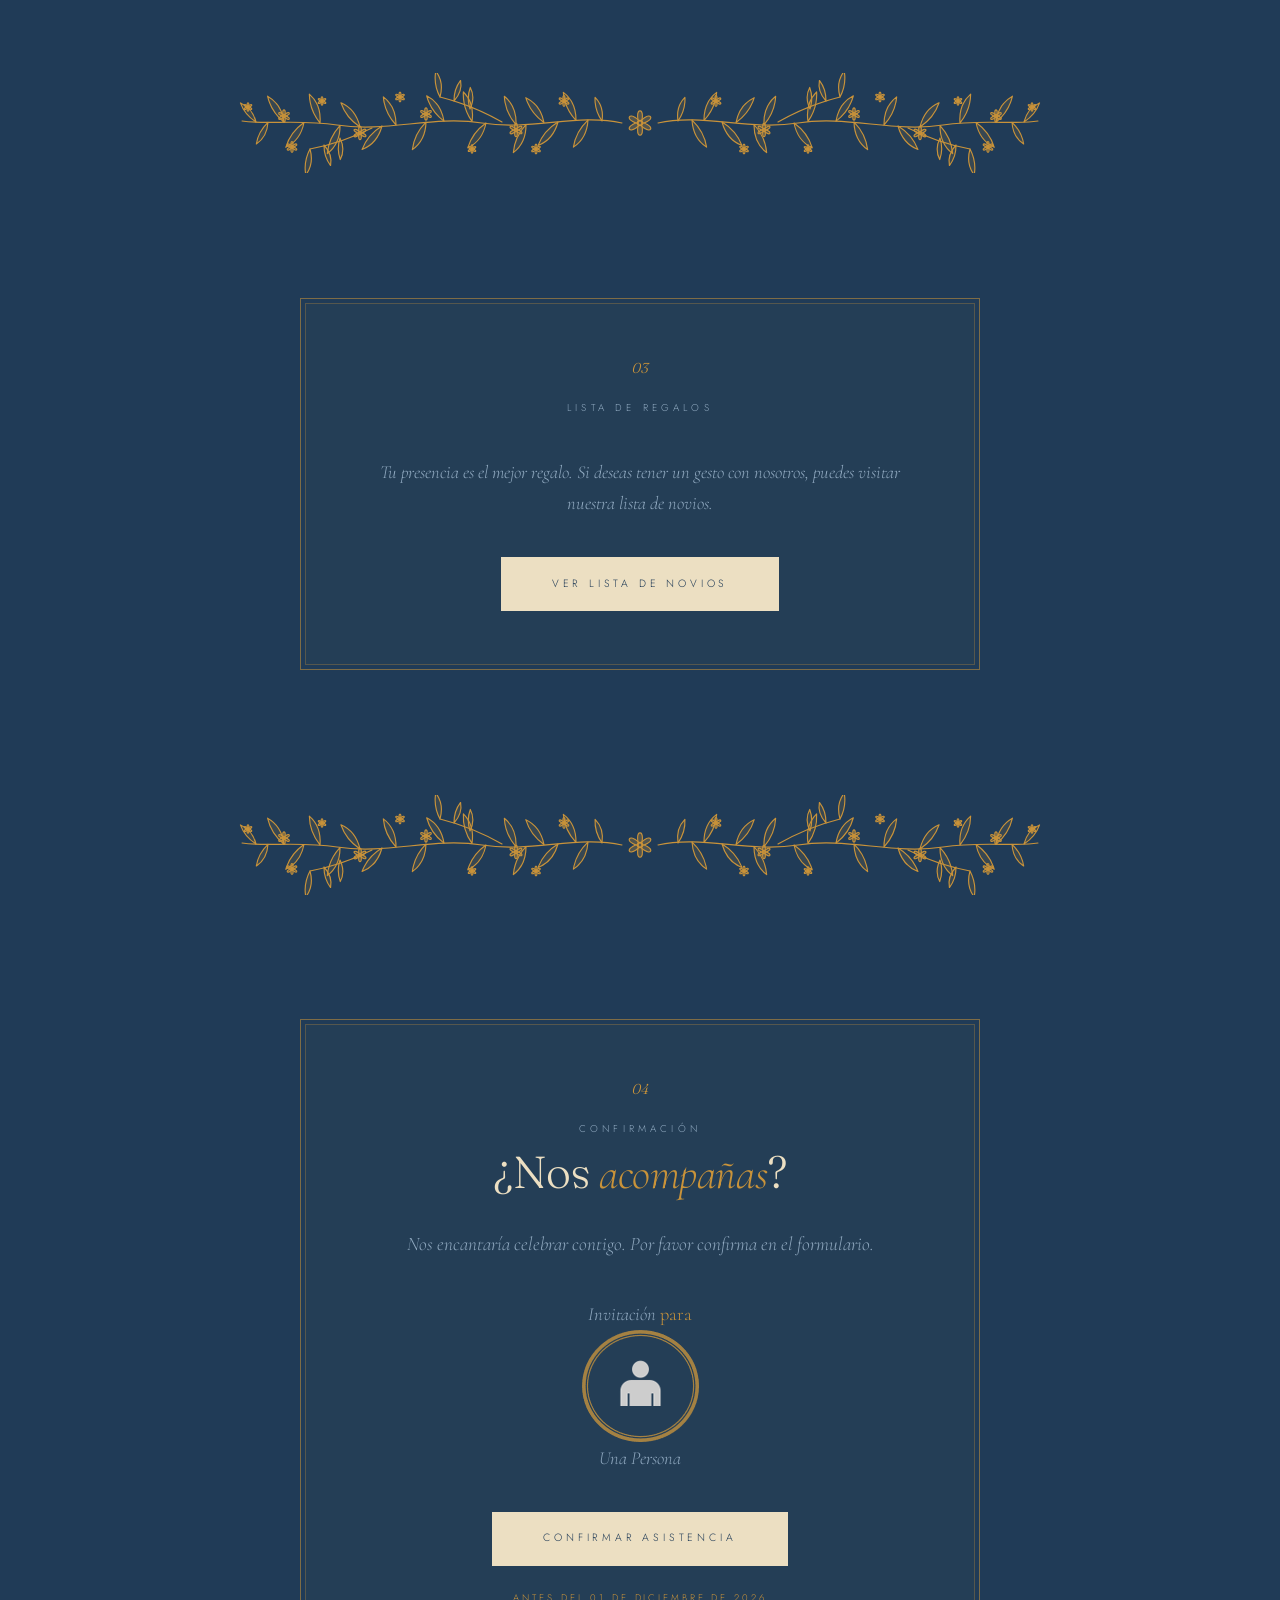
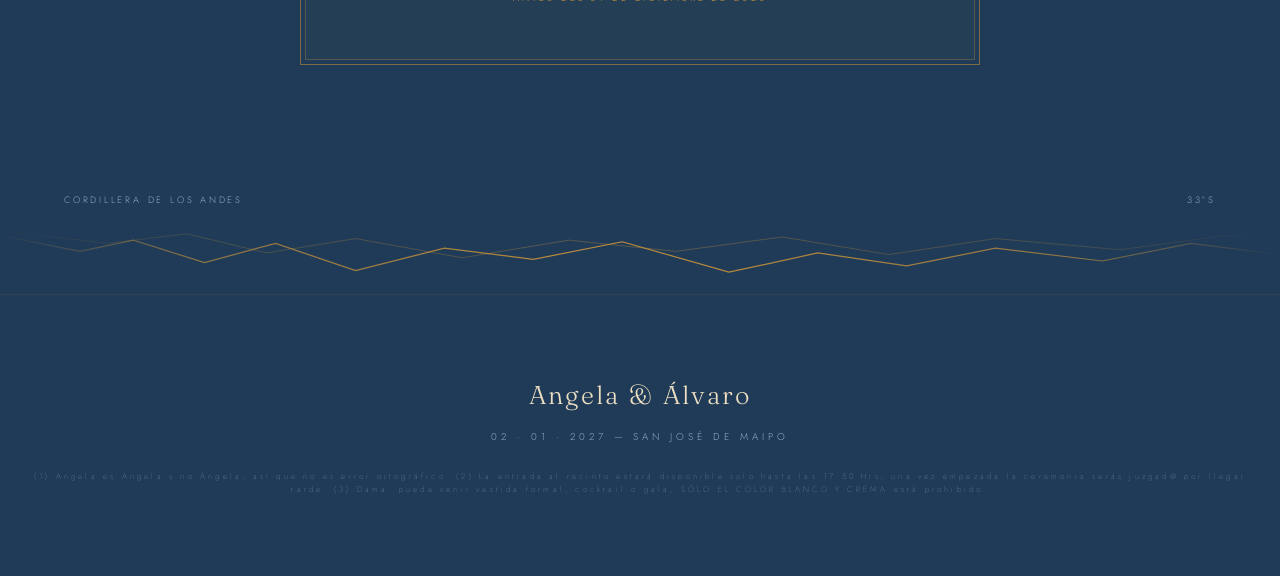
<file: docs/single/index.html>
﻿<!DOCTYPE html>
<html lang="es">
<head>
<meta charset="UTF-8"/>
<meta name="viewport" content="width=device-width, initial-scale=1.0"/>
<title>Angela &amp; Álvaro · Enero 2027</title>
<meta name="description" content="Angela & Álvaro se casan el 2 de enero de 2027 en San José de Maipo, Chile. ¡Confirma tu asistencia!"/>
<meta name="theme-color" content="#203b57"/>
<link rel="icon" href="data:image/svg+xml,%3Csvg xmlns='http://www.w3.org/2000/svg' viewBox='0 0 100 100'%3E%3Ctext y='.9em' font-size='90'%3E%F0%9F%92%8D%3C/text%3E%3C/svg%3E"/>

<!-- Open Graph / compartir en redes y WhatsApp -->
<meta property="og:type" content="website"/>
<meta property="og:title" content="Angela & Álvaro · Nos casamos"/>
<meta property="og:description" content="2 de enero de 2027 · San José de Maipo, Chile. ¡Confirma tu asistencia!"/>
<meta property="og:url" content="https://alvarogalvez.github.io/wedding_invites/single/"/>
<meta property="og:image" content="https://alvarogalvez.github.io/wedding_invites/assets/photos/ring.jpg"/>
<meta property="og:locale" content="es_CL"/>
<meta name="twitter:card" content="summary_large_image"/>

<link rel="preconnect" href="https://fonts.googleapis.com"/>
<link rel="preconnect" href="https://fonts.gstatic.com" crossorigin/>
<link href="https://fonts.googleapis.com/css2?family=Cormorant:ital,wght@0,300;0,400;0,500;1,300;1,400&family=Fraunces:ital,opsz,wght@0,9..144,300;0,9..144,400;1,9..144,300&family=Great+Vibes&family=Monsieur+La+Doulaise&family=Jost:wght@200;300;400;500&display=swap" rel="stylesheet"/>
<link rel="stylesheet" href="../css/themes/blue-gold.css">
<link rel="stylesheet" href="../css/main.css">
<style>
  .hero-names { font-family: 'Monsieur La Doulaise'; font-weight: 400; letter-spacing: 0.02em; }
  .hero-names .n { display: inline; }
  .hero-amp { display: inline; margin: 0 0.2em; }

  /* Separador botánico SVG — ramas doradas de línea fina que se dibujan al entrar en pantalla */
  .floral-div {
    position: relative;
    width: 100%;
    overflow: hidden;
    padding: 0.6rem 0;
  }
  .floral-div svg {
    width: 100%;
    height: clamp(48px, 11vw, 100px);
    display: block;
  }
  .fdv-stroke {
    stroke: var(--accent);
    stroke-width: 1.15;
    fill: none;
    stroke-linecap: round;
    stroke-linejoin: round;
    stroke-dasharray: 1;
    stroke-dashoffset: 1;
  }
  .fdv-stems  { transition: stroke-dashoffset .9s cubic-bezier(.4,0,.2,1); }
  .fdv-leaves { fill: var(--accent); fill-opacity: 0;
                transition: stroke-dashoffset .8s cubic-bezier(.4,0,.2,1) .35s, fill-opacity .6s ease .9s; }
  .fdv-bloom  { fill: var(--accent); fill-opacity: 0;
                transition: stroke-dashoffset .7s ease .7s, fill-opacity .5s ease 1s; }
  .floral-div.in .fdv-stroke { stroke-dashoffset: 0; }
  .floral-div.in .fdv-leaves { fill-opacity: .14; }
  .floral-div.in .fdv-bloom  { fill-opacity: .3; }

  /* Datos de transferencia en 2 columnas */
  .gf-row { grid-template-columns: 1fr 1fr; }
  .gf-row > div:last-child { grid-column: 1 / -1; }

  /* Flores en vértices del marco del hero */
  .hero-corners { position: absolute; inset: 0; pointer-events: none; z-index: 3; }
  .hc {
    position: absolute;
    width: 30px; height: 30px;
    color: rgba(201,147,58,0.9);
    fill: currentColor;
  }
  .hc.tl { top:    calc(5rem - 15px);                     left:  calc(clamp(1rem,3vw,2rem) - 15px); }
  .hc.tr { top:    calc(5rem - 15px);                     right: calc(clamp(1rem,3vw,2rem) - 15px); }
  .hc.bl { bottom: calc(clamp(1rem,3vw,2rem) - 15px);     left:  calc(clamp(1rem,3vw,2rem) - 15px); }
  .hc.br { bottom: calc(clamp(1rem,3vw,2rem) - 15px);     right: calc(clamp(1rem,3vw,2rem) - 15px); }

  /* Nav siempre visible — override del breakpoint de main.css */
  @media (max-width: 680px) {
    .nav {
      flex-direction: column;
      align-items: center;
      gap: 0.5rem;
      padding: 0.9rem clamp(1rem, 4vw, 2rem);
    }
    .nav-links {
      display: flex;
      gap: 1.4rem;
    }
    .nav-links a {
      font-size: 0.65rem;
      letter-spacing: 0.2em;
    }
  }

  /* Marco circular fijo; la foto hace zoom suave dentro (efecto .ph de blue.html) */
  .hero-photo-frame {
    width: clamp(140px, 30vw, 200px);
    height: clamp(140px, 30vw, 200px);
    border-radius: 50%;
    border: 2px solid rgba(201,147,58,0.7);
    box-shadow: 0 0 0 5px var(--paper), 0 0 0 6px rgba(201,147,58,0.3);
    margin: 2rem 0 1.6rem;
    overflow: hidden;
    opacity: 0;
    animation: fu 1.2s 0.7s forwards;
  }
  .hero-photo {
    width: 100%;
    height: 100%;
    object-fit: cover;
    object-position: center 30%;
    display: block;
    filter: saturate(0.9) contrast(1.04);
    transition: transform 1.6s cubic-bezier(.2,.7,.2,1);
  }
  .hero-photo-frame:hover .hero-photo { transform: scale(1.06); }
  /* Móvil (sin hover): zoom Ken Burns lento y continuo */
  @keyframes kenburns { from { transform: scale(1); } to { transform: scale(1.08); } }
  @media (hover: none) {
    .hero-photo { animation: kenburns 8s ease-in-out infinite alternate; }
  }

  /* Marco dorado prominente en el hero — doble filete */
  .hero::after {
    content: '';
    position: absolute;
    top: 5rem;
    left: clamp(1rem, 3vw, 2rem);
    right: clamp(1rem, 3vw, 2rem);
    bottom: clamp(1rem, 3vw, 2rem);
    border: 2px solid rgba(201,147,58,0.9);
    box-shadow:
      inset 0 0 0 6px var(--paper),
      inset 0 0 0 7px rgba(201,147,58,0.5);
    pointer-events: none;
    z-index: 2;
  }
</style>
</head>
<body>

<!-- Definiciones del separador botánico (una sola vez; los .floral-div lo reutilizan con <use>) -->
<svg width="0" height="0" style="position:absolute" aria-hidden="true">
  <defs>
    <path id="fdv-leaf" pathLength="1" vector-effect="non-scaling-stroke" d="M0 0 Q 9 -16 25 -18 Q 16 -5 0 0 Z"/>
    <g id="fdv-stem-half">
      <path pathLength="1" vector-effect="non-scaling-stroke" d="M0 0 C 45 -10 90 8 140 0 C 190 -8 235 10 285 2 C 325 -4 355 2 380 -2"/>
      <path pathLength="1" vector-effect="non-scaling-stroke" d="M120 -1 Q 150 -18 182 -26"/>
      <path pathLength="1" vector-effect="non-scaling-stroke" d="M250 5 Q 280 20 312 26"/>
    </g>
    <g id="fdv-leaves-half">
      <use href="#fdv-leaf" transform="translate(20,-2) rotate(-38) scale(.8)"/>
      <use href="#fdv-leaf" transform="translate(46,-2.5) rotate(-30)"/>
      <use href="#fdv-leaf" transform="translate(78,-0.5) rotate(-18)"/>
      <use href="#fdv-leaf" transform="translate(106,1.8) rotate(-32)"/>
      <use href="#fdv-leaf" transform="translate(150,-1.5) rotate(-38)"/>
      <use href="#fdv-leaf" transform="translate(178,-1.8) rotate(-20)"/>
      <use href="#fdv-leaf" transform="translate(226,2) rotate(-30)"/>
      <use href="#fdv-leaf" transform="translate(262,4) rotate(-16)"/>
      <use href="#fdv-leaf" transform="translate(302,0) rotate(-34)"/>
      <use href="#fdv-leaf" transform="translate(338,-0.8) rotate(-22)"/>
      <use href="#fdv-leaf" transform="translate(366,-1) rotate(-15) scale(.8)"/>
      <use href="#fdv-leaf" transform="translate(34,-3) scale(1,-1) rotate(-26)"/>
      <use href="#fdv-leaf" transform="translate(64,-1) scale(1,-1) rotate(-14)"/>
      <use href="#fdv-leaf" transform="translate(96,1.5) scale(1,-1) rotate(-30)"/>
      <use href="#fdv-leaf" transform="translate(136,0) scale(1,-1) rotate(-18)"/>
      <use href="#fdv-leaf" transform="translate(196,-1) scale(1,-1) rotate(-28)"/>
      <use href="#fdv-leaf" transform="translate(240,3) scale(1,-1) rotate(-14)"/>
      <use href="#fdv-leaf" transform="translate(282,2.5) scale(1,-1) rotate(-30)"/>
      <use href="#fdv-leaf" transform="translate(318,-0.5) scale(1,-1) rotate(-18)"/>
      <use href="#fdv-leaf" transform="translate(354,-0.7) scale(1,-1) rotate(-26) scale(.8)"/>
      <use href="#fdv-leaf" transform="translate(152,-14) rotate(-55) scale(.7)"/>
      <use href="#fdv-leaf" transform="translate(168,-22) rotate(-72) scale(.7)"/>
      <use href="#fdv-leaf" transform="translate(182,-26) rotate(-45) scale(.85)"/>
      <use href="#fdv-leaf" transform="translate(282,15) scale(1,-1) rotate(-55) scale(.7)"/>
      <use href="#fdv-leaf" transform="translate(298,22) scale(1,-1) rotate(-72) scale(.7)"/>
      <use href="#fdv-leaf" transform="translate(312,26) scale(1,-1) rotate(-45) scale(.85)"/>
    </g>
    <g id="fdv-stems">
      <use href="#fdv-stem-half" transform="translate(468,50)"/>
      <use href="#fdv-stem-half" transform="translate(432,50) scale(-1,1)"/>
    </g>
    <g id="fdv-leaves">
      <use href="#fdv-leaves-half" transform="translate(468,50)"/>
      <use href="#fdv-leaves-half" transform="translate(432,50) scale(-1,1)"/>
    </g>
    <g id="fdv-flowers">
      <g transform="translate(468,50)">
        <use href="#fdv-bloom" transform="translate(106,7) scale(.55)"/>
        <use href="#fdv-bloom" transform="translate(196,-9) scale(.5)"/>
        <use href="#fdv-bloom" transform="translate(262,10) scale(.55)"/>
        <use href="#fdv-bloom" transform="translate(338,-7) scale(.5)"/>
        <use href="#fdv-bloom" transform="translate(58,-22) scale(.45)"/>
        <use href="#fdv-bloom" transform="translate(86,26) scale(.4)"/>
        <use href="#fdv-bloom" transform="translate(150,26) scale(.35)"/>
        <use href="#fdv-bloom" transform="translate(222,-26) scale(.4)"/>
        <use href="#fdv-bloom" transform="translate(300,-22) scale(.35)"/>
        <use href="#fdv-bloom" transform="translate(330,24) scale(.45)"/>
        <use href="#fdv-bloom" transform="translate(374,-16) scale(.35)"/>
      </g>
      <g transform="translate(432,50) scale(-1,1)">
        <use href="#fdv-bloom" transform="translate(106,7) scale(.55)"/>
        <use href="#fdv-bloom" transform="translate(196,-9) scale(.5)"/>
        <use href="#fdv-bloom" transform="translate(262,10) scale(.55)"/>
        <use href="#fdv-bloom" transform="translate(338,-7) scale(.5)"/>
        <use href="#fdv-bloom" transform="translate(58,-22) scale(.45)"/>
        <use href="#fdv-bloom" transform="translate(86,26) scale(.4)"/>
        <use href="#fdv-bloom" transform="translate(150,26) scale(.35)"/>
        <use href="#fdv-bloom" transform="translate(222,-26) scale(.4)"/>
        <use href="#fdv-bloom" transform="translate(300,-22) scale(.35)"/>
        <use href="#fdv-bloom" transform="translate(330,24) scale(.45)"/>
        <use href="#fdv-bloom" transform="translate(374,-16) scale(.35)"/>
      </g>
    </g>
    <g id="fdv-bloom">
      <ellipse pathLength="1" vector-effect="non-scaling-stroke" cx="0" cy="-7" rx="2.4" ry="5.2"/>
      <ellipse pathLength="1" vector-effect="non-scaling-stroke" cx="0" cy="-7" rx="2.4" ry="5.2" transform="rotate(60)"/>
      <ellipse pathLength="1" vector-effect="non-scaling-stroke" cx="0" cy="-7" rx="2.4" ry="5.2" transform="rotate(120)"/>
      <ellipse pathLength="1" vector-effect="non-scaling-stroke" cx="0" cy="-7" rx="2.4" ry="5.2" transform="rotate(180)"/>
      <ellipse pathLength="1" vector-effect="non-scaling-stroke" cx="0" cy="-7" rx="2.4" ry="5.2" transform="rotate(240)"/>
      <ellipse pathLength="1" vector-effect="non-scaling-stroke" cx="0" cy="-7" rx="2.4" ry="5.2" transform="rotate(300)"/>
      <circle pathLength="1" vector-effect="non-scaling-stroke" r="2.6"/>
    </g>
  </defs>
</svg>

<nav class="nav">
  <div class="nav-mono">A &amp; Á</div>
  <ul class="nav-links">
    <li><a href="#evento">Evento</a></li>
    <li><a href="#vestimenta">Vestimenta</a></li>
    <li><a href="#regalos">Regalos</a></li>
    <li><a href="#rsvp">Confirmar</a></li>
  </ul>
</nav>

<!-- HERO -->
<header class="hero">
  <div class="hero-corners" aria-hidden="true">
    <svg class="hc tl" viewBox="0 0 22 22" xmlns="http://www.w3.org/2000/svg"><g transform="translate(11,11)"><ellipse cx="0" cy="-5" rx="2" ry="4.2"/><ellipse cx="0" cy="-5" rx="2" ry="4.2" transform="rotate(60)"/><ellipse cx="0" cy="-5" rx="2" ry="4.2" transform="rotate(120)"/><ellipse cx="0" cy="-5" rx="2" ry="4.2" transform="rotate(180)"/><ellipse cx="0" cy="-5" rx="2" ry="4.2" transform="rotate(240)"/><ellipse cx="0" cy="-5" rx="2" ry="4.2" transform="rotate(300)"/><circle r="2.4"/></g></svg>
    <svg class="hc tr" viewBox="0 0 22 22" xmlns="http://www.w3.org/2000/svg"><g transform="translate(11,11)"><ellipse cx="0" cy="-5" rx="2" ry="4.2"/><ellipse cx="0" cy="-5" rx="2" ry="4.2" transform="rotate(60)"/><ellipse cx="0" cy="-5" rx="2" ry="4.2" transform="rotate(120)"/><ellipse cx="0" cy="-5" rx="2" ry="4.2" transform="rotate(180)"/><ellipse cx="0" cy="-5" rx="2" ry="4.2" transform="rotate(240)"/><ellipse cx="0" cy="-5" rx="2" ry="4.2" transform="rotate(300)"/><circle r="2.4"/></g></svg>
    <svg class="hc bl" viewBox="0 0 22 22" xmlns="http://www.w3.org/2000/svg"><g transform="translate(11,11)"><ellipse cx="0" cy="-5" rx="2" ry="4.2"/><ellipse cx="0" cy="-5" rx="2" ry="4.2" transform="rotate(60)"/><ellipse cx="0" cy="-5" rx="2" ry="4.2" transform="rotate(120)"/><ellipse cx="0" cy="-5" rx="2" ry="4.2" transform="rotate(180)"/><ellipse cx="0" cy="-5" rx="2" ry="4.2" transform="rotate(240)"/><ellipse cx="0" cy="-5" rx="2" ry="4.2" transform="rotate(300)"/><circle r="2.4"/></g></svg>
    <svg class="hc br" viewBox="0 0 22 22" xmlns="http://www.w3.org/2000/svg"><g transform="translate(11,11)"><ellipse cx="0" cy="-5" rx="2" ry="4.2"/><ellipse cx="0" cy="-5" rx="2" ry="4.2" transform="rotate(60)"/><ellipse cx="0" cy="-5" rx="2" ry="4.2" transform="rotate(120)"/><ellipse cx="0" cy="-5" rx="2" ry="4.2" transform="rotate(180)"/><ellipse cx="0" cy="-5" rx="2" ry="4.2" transform="rotate(240)"/><ellipse cx="0" cy="-5" rx="2" ry="4.2" transform="rotate(300)"/><circle r="2.4"/></g></svg>
  </div>
  <div class="hero-grid">
    <div class="hero-kick">Nos casamos</div>
    <h1 class="hero-names">
      <span class="n n1">Angela</span>
      <span class="hero-amp">&amp;</span>
      <span class="n n2">Álvaro</span>
    </h1>
    <div class="hero-photo-frame"><img class="hero-photo" src="../assets/photos/foto-cuernos-del-paine.webp" alt="La propuesta · Torres del Paine"></div>
    <div class="hero-meta">
      <span>2 Enero 2027</span><span class="dot"></span>
      <span>San José de Maipo</span><span class="dot"></span>
      <span>Chile</span>
    </div>
  </div>
</header>
<br>
<div class="floral-div rv" aria-hidden="true"><svg viewBox="0 0 900 100"><use class="fdv-stroke fdv-stems" href="#fdv-stems"/><use class="fdv-stroke fdv-leaves" href="#fdv-leaves"/><use class="fdv-stroke fdv-bloom" href="#fdv-flowers"/><use class="fdv-stroke fdv-bloom" href="#fdv-bloom" transform="translate(450,50)"/></svg></div>

<!-- DETAILS -->
<section id="evento" class="det-sec">
  <div class="det-wrap">
    <div class="det-top rv">
      <span class="sec-num">01</span>
      <span class="sec-label">El evento</span>
      <h2 class="sec-head">Una celebración entre <em>montañas</em></h2>
    </div>
    <div class="det-grid">
      <div class="det rv"><b></b><p class="k">Fecha</p><p class="v">Sábado 2 de enero</p><p class="s">2027</p></div>
      <div class="det rv"><b></b><p class="k">Hora</p><p class="v">17:30 hrs</p><p class="s">Hasta las 02:00 del día siguiente</p></div>
      <div class="det rv" style="grid-column:1/-1"><b></b><p class="k">Ubicación y cómo llegar</p><p class="v">KO Eventos — San José de Maipo</p><p class="s">Cam. Al Volcán 11815, San José de Maipo, RM. &nbsp;<svg width="15" height="15" viewBox="0 0 15 15" style="display:inline-block;vertical-align:middle;margin-bottom:1px" fill="none" xmlns="http://www.w3.org/2000/svg"><rect x=".75" y=".75" width="13.5" height="13.5" rx="2.5" stroke="currentColor" stroke-width="1"/><path d="M5.5 4.5v6M5.5 4.5h4M5.5 7.5h3M5.5 10.5h4" stroke="currentColor" stroke-width="1.1" stroke-linecap="round" stroke-linejoin="round"/></svg></p><a class="map" href="https://maps.google.com/?q=KO+Eventos+Camino+Al+Volcan+11815+El+Manzano+San+Jose+de+Maipo" target="_blank">Ver en mapa →</a></div>
    </div>
    <div class="det-cal rv">
      <a class="cal-btn" href="https://calendar.google.com/calendar/render?action=TEMPLATE&text=Boda+de+Angela+%26+%C3%81lvaro&dates=20270102T173000/20270103T020000&ctz=America%2FSantiago&details=%C2%A1Nos+casamos%21+Te+esperamos+para+celebrar+juntos.+C%C3%B3digo+de+vestimenta%3A+Formal.&location=KO+Eventos%2C+Cam.+Al+Volc%C3%A1n+11815%2C+El+Manzano%2C+San+Jos%C3%A9+de+Maipo" target="_blank"><svg width="13" height="13" viewBox="0 0 14 14" fill="none"><rect x="1" y="2.5" width="12" height="10.5" stroke="currentColor" stroke-width="1"/><path d="M1 5.5h12M4 1v2.5M10 1v2.5" stroke="currentColor" stroke-width="1"/></svg><span>Google Calendar</span></a>
      <button class="cal-btn" onclick="addToCalendar()"><svg width="13" height="13" viewBox="0 0 14 14" fill="none"><rect x="1" y="2.5" width="12" height="10.5" stroke="currentColor" stroke-width="1"/><path d="M1 5.5h12M4 1v2.5M10 1v2.5" stroke="currentColor" stroke-width="1"/></svg><span>Otros calendarios</span></button>
    </div>
  </div>
</section>

<div class="floral-div rv" aria-hidden="true"><svg viewBox="0 0 900 100"><use class="fdv-stroke fdv-stems" href="#fdv-stems"/><use class="fdv-stroke fdv-leaves" href="#fdv-leaves"/><use class="fdv-stroke fdv-bloom" href="#fdv-flowers"/><use class="fdv-stroke fdv-bloom" href="#fdv-bloom" transform="translate(450,50)"/></svg></div>

<!-- DRESSCODE -->
<section id="vestimenta" class="dc-sec">
  <div class="dc">
    <div class="dc-top rv">
      <span class="sec-num">02</span>
      <span class="sec-label">Vestimenta Formal</span>
    </div>
    <div class="dc-groups rv">
      <div class="dc-group">
        <span class="dc-group-title">Ellas</span>
        <div class="dc-grid">
          <div class="dc-block">
            <span class="dc-block-title">Vestido largo</span>
            <img class="dc-svg" src="../assets/photos/woman-dress-code-long-dress.svg" alt="Vestido largo">
            <p class="dc-note">Vestido largo de gala o fiesta.</p>
          </div>
          <div class="dc-block">
            <span class="dc-block-title">Vestido cocktail</span>
            <img class="dc-svg" src="../assets/photos/woman-dress-code-short-dress.svg" alt="Vestido cocktail">
            <p class="dc-note">Vestido de cocktail, a la rodilla o midi.</p>
          </div>
        </div>
      </div>
      <div class="dc-group">
        <span class="dc-group-title">Ellos</span>
        <div class="dc-grid">
          <div class="dc-block">
            <span class="dc-block-title">Traje formal</span>
            <img class="dc-svg" src="../assets/photos/man-dress-code.svg" alt="Traje formal">
            <p class="dc-note">Traje formal, camisa y corbata.</p>
          </div>
        </div>
      </div>
    </div>
    <p class="dc-note dc-warning rv">El blanco y otros tonos similares están reservados para la novia.</p>
  </div>
</section>

<div class="floral-div rv" aria-hidden="true"><svg viewBox="0 0 900 100"><use class="fdv-stroke fdv-stems" href="#fdv-stems"/><use class="fdv-stroke fdv-leaves" href="#fdv-leaves"/><use class="fdv-stroke fdv-bloom" href="#fdv-flowers"/><use class="fdv-stroke fdv-bloom" href="#fdv-bloom" transform="translate(450,50)"/></svg></div>

<!-- GIFTS -->
<section id="regalos" class="gf-sec">
  <div class="gf">
    <div class="gf-top rv">
      <span class="sec-num">03</span>
      <span class="sec-label">Lista de regalos</span>
    </div>
    <p class="gf-note rv">Tu presencia es el mejor regalo. Si deseas tener un gesto con nosotros, puedes visitar nuestra lista de novios.</p>
    <a class="rsvp-cta rv" href="https://milistadenovios.cl/lista/angela-y-alvaro-enero-2027" target="_blank"><span>Ver lista de novios</span></a>
  </div>
</section>

<div class="floral-div rv" aria-hidden="true"><svg viewBox="0 0 900 100"><use class="fdv-stroke fdv-stems" href="#fdv-stems"/><use class="fdv-stroke fdv-leaves" href="#fdv-leaves"/><use class="fdv-stroke fdv-bloom" href="#fdv-flowers"/><use class="fdv-stroke fdv-bloom" href="#fdv-bloom" transform="translate(450,50)"/></svg></div>

<!-- RSVP -->
<section id="rsvp" class="rsvp">
  <div class="rsvp-wrap">
    <div class="rsvp-top rv">
      <span class="sec-num">04</span>
      <span class="sec-label">Confirmación</span>
      <h2 class="sec-head">¿Nos <em>acompañas</em>?</h2>
    </div>
    <p class="rsvp-intro rv">Nos encantaría celebrar contigo. Por favor confirma en el formulario.</p>
    <div class="rsvp-invite rv">
      <p class="ri-label">Invitación <em>para</em></p>
      <img class="rsvp-img" src="../assets/photos/invite-single.png" alt="Invitación individual" width="117" height="112">
      <p class="ri-label">Una Persona</p>
    </div>
    <a class="rsvp-cta rv" href="https://docs.google.com/forms/d/e/1FAIpQLSdsEGXX7S9tuBf0P4NfkS9ldhpQCO2ttPHqfYj9qzyNF2Ul8g/viewform?usp=dialog" target="_blank"><span>Confirmar asistencia</span></a>
    <p class="rsvp-deadline rv">Antes del 01 de diciembre de 2026</p>
  </div>
</section>

<div class="hero-foot" style="padding:0 clamp(1.5rem,5vw,4rem)">
  <span>Cordillera de los Andes</span>
  <span>33°S</span>
</div>
<div class="mtn" style="transform:scaleY(-1)"><svg viewBox="0 0 1440 60" preserveAspectRatio="none"><defs><linearGradient id="rfm" x1="0" y1="0" x2="1" y2="0"><stop offset="0" stop-color="var(--accent)" stop-opacity="0"/><stop offset=".16" stop-color="var(--accent)" stop-opacity=".65"/><stop offset=".5" stop-color="var(--accent)" stop-opacity=".95"/><stop offset=".84" stop-color="var(--accent)" stop-opacity=".65"/><stop offset="1" stop-color="var(--accent)" stop-opacity="0"/></linearGradient></defs><path d="M0,50 L90,30 L150,44 L230,16 L310,40 L400,6 L500,34 L600,20 L700,42 L820,4 L920,28 L1020,12 L1120,34 L1240,18 L1340,40 L1440,26" fill="none" stroke="url(#rfm)" stroke-width="1.2" vector-effect="non-scaling-stroke"/><path d="M0,56 L120,40 L210,52 L300,28 L400,46 L520,22 L640,44 L760,30 L880,48 L1000,26 L1120,46 L1260,32 L1380,50 L1440,40" fill="none" stroke="url(#rfm)" stroke-width="1" vector-effect="non-scaling-stroke" opacity=".35"/></svg></div>

<footer>
  <div class="foot-mono">Angela &amp; Álvaro</div>
  <div class="foot-date">02 · 01 · 2027 — San José de Maipo</div>
  <br>
  <div class="foot-note">(1) Angela es Angela y no Ángela, así que no es error ortográfico. (2) La entrada al recinto estará disponible solo hasta las 17:50 Hrs, una vez empezada la ceremonia serás juzgad@ por llegar tarde. (3) Dama: puede venir vestida formal, cocktail o gala, SÓLO EL COLOR BLANCO Y CREMA está prohibido.
</div>
</footer>

<script src="../js/main.js"></script>
</body>
</html>
</file>
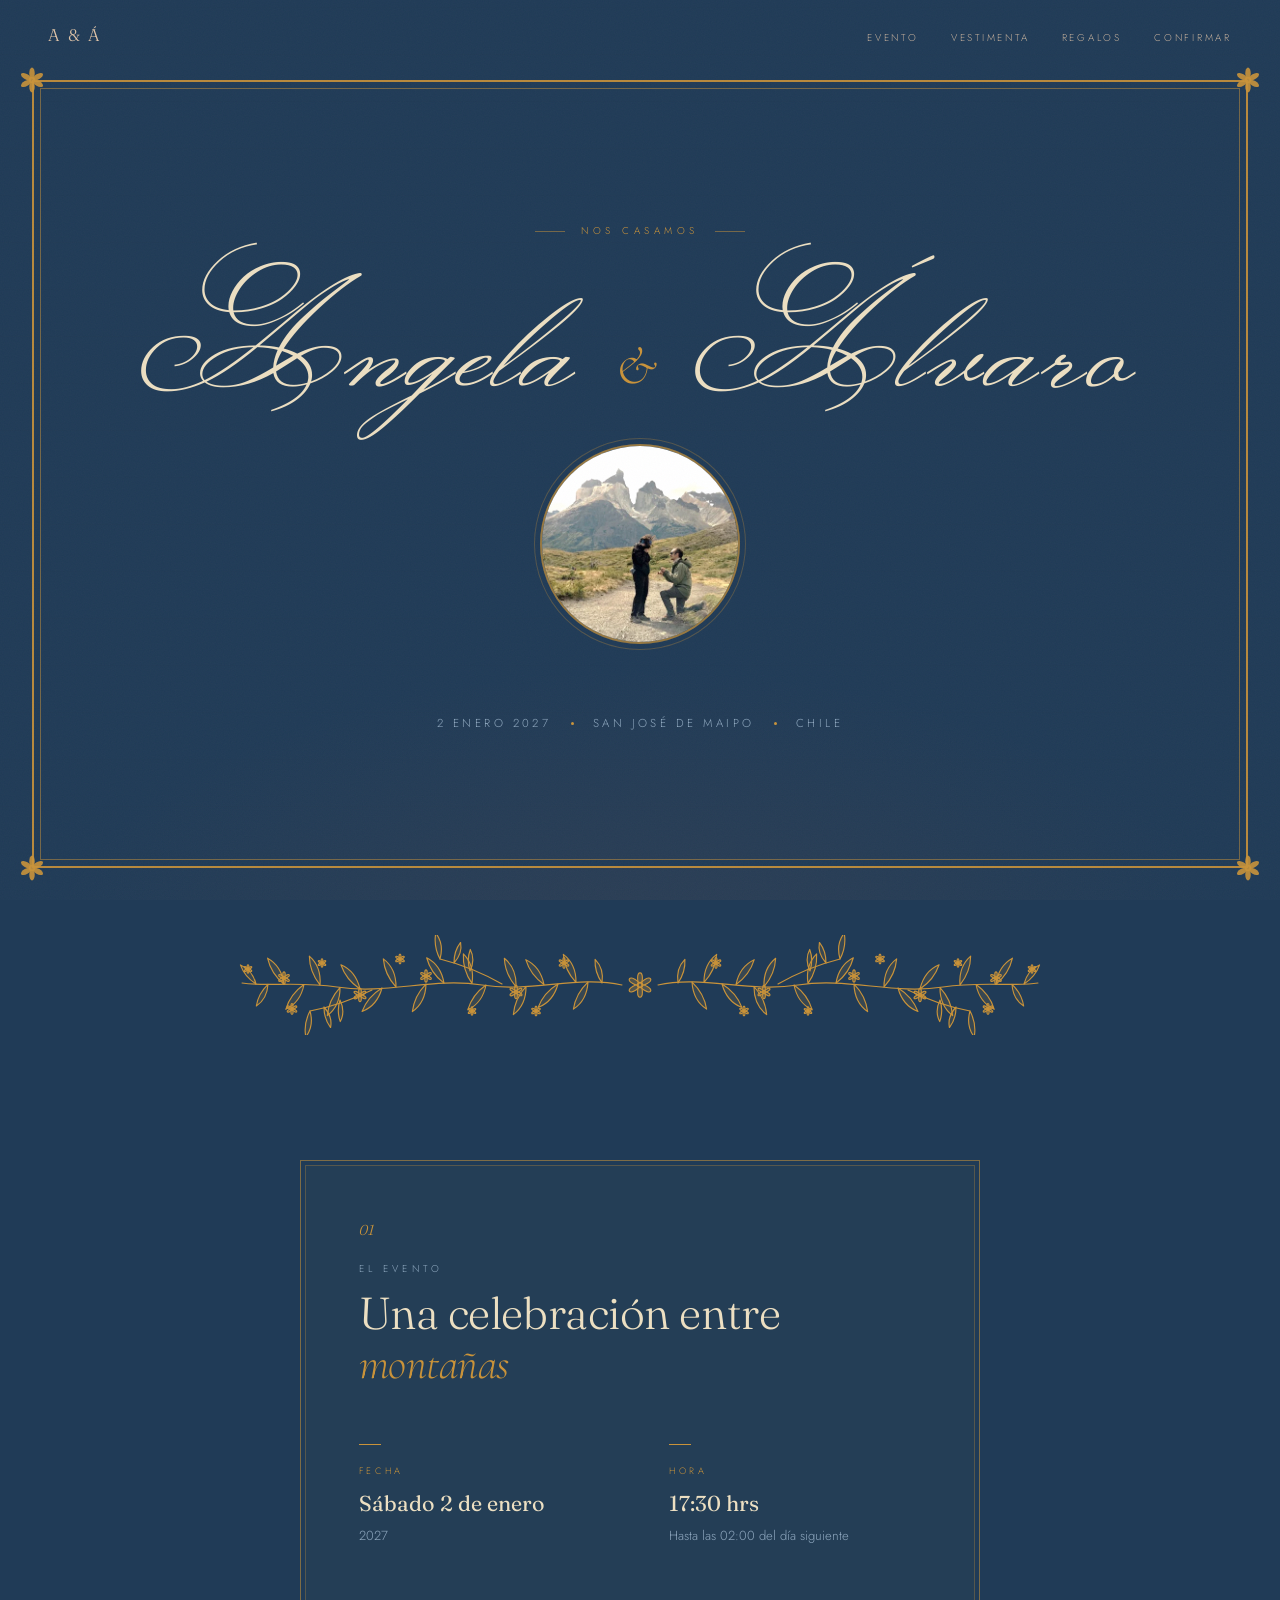
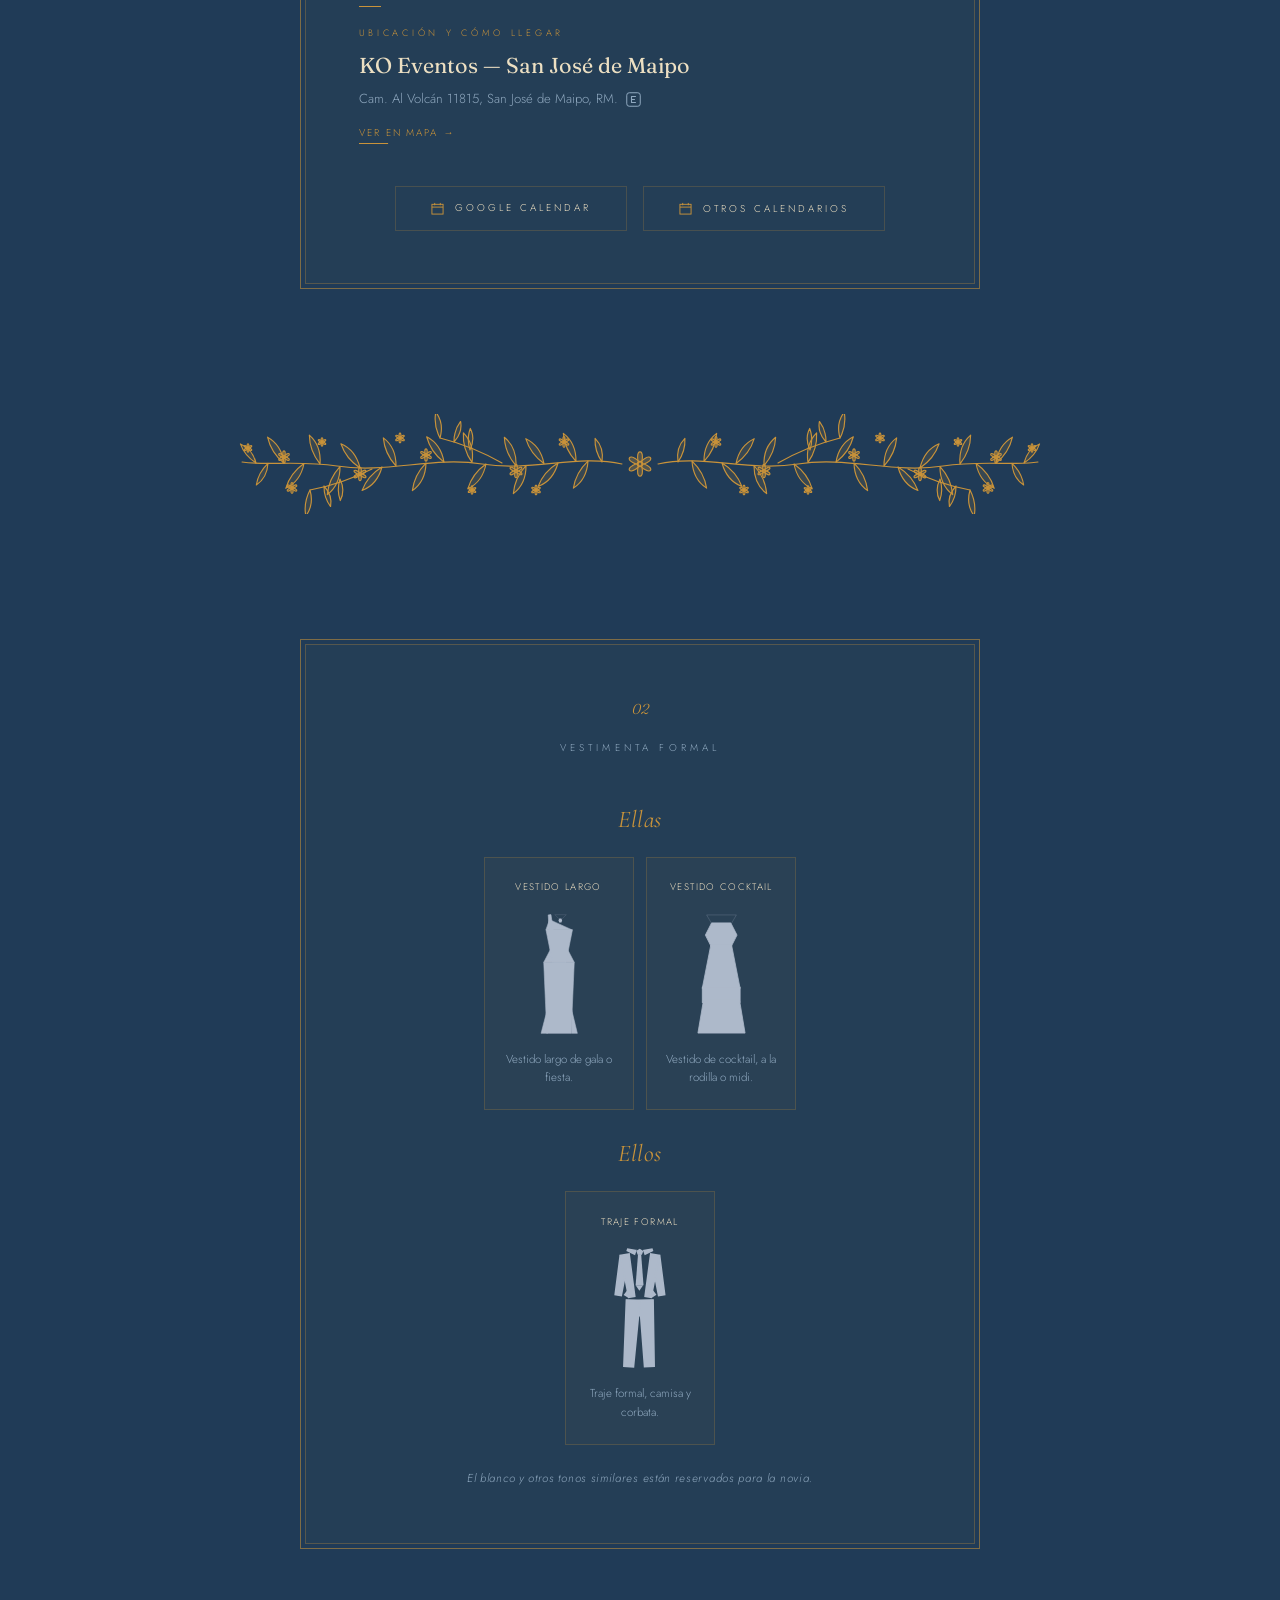
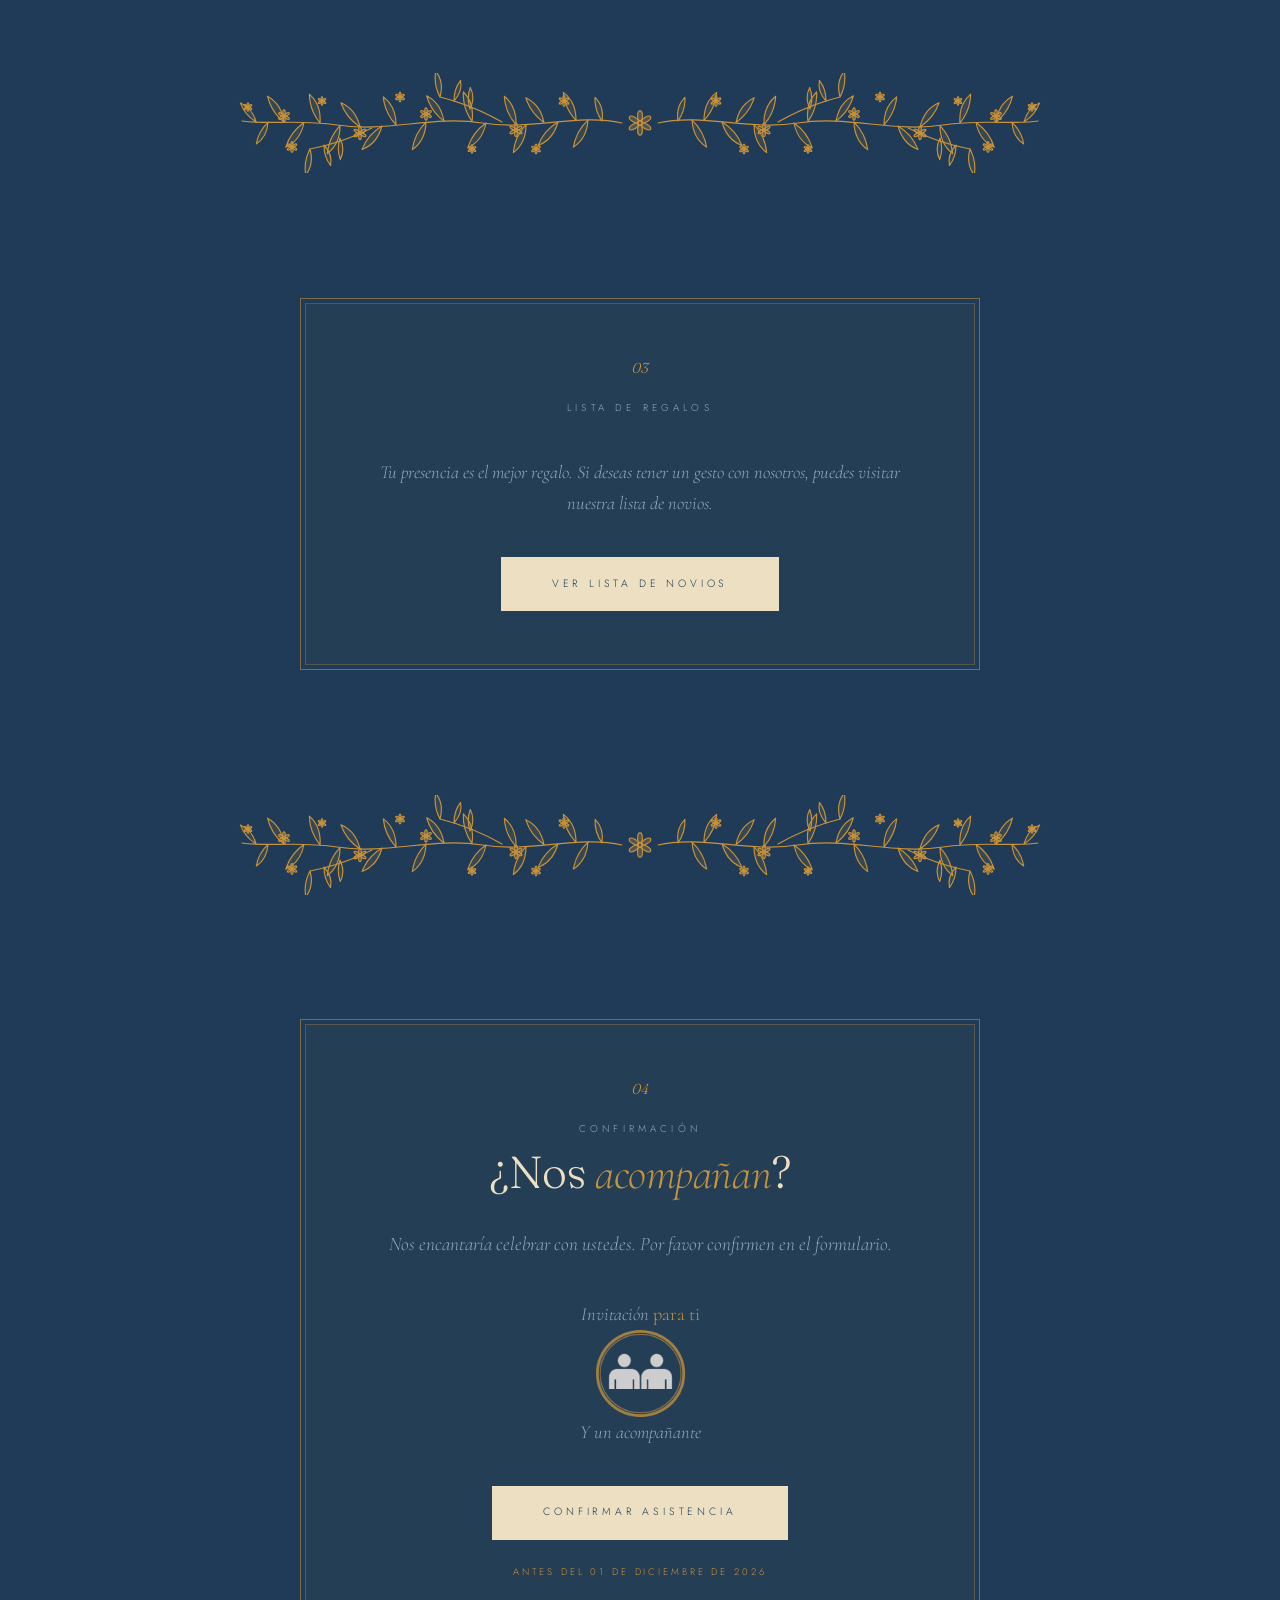
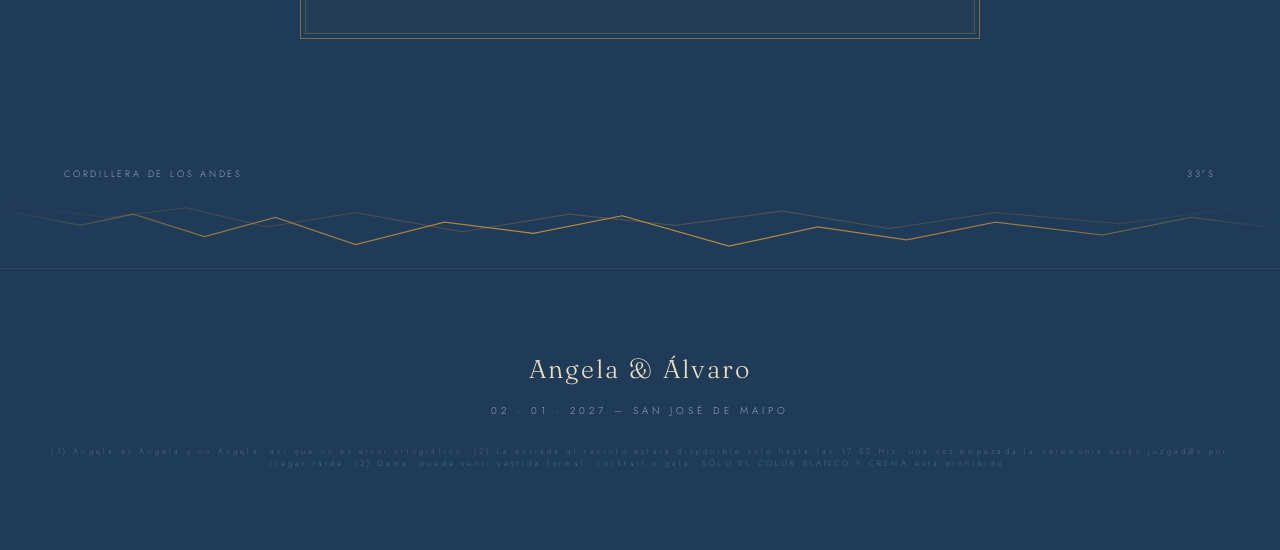
<file: src/blue-min-double.html>
<!DOCTYPE html>
<html lang="es">
<head>
<meta charset="UTF-8"/>
<meta name="viewport" content="width=device-width, initial-scale=1.0"/>
<title>Angela &amp; Álvaro · Enero 2027</title>
<meta name="description" content="Angela & Álvaro se casan el 2 de enero de 2027 en San José de Maipo, Chile. ¡Confirma tu asistencia!"/>
<meta name="theme-color" content="#203b57"/>
<link rel="icon" href="data:image/svg+xml,%3Csvg xmlns='http://www.w3.org/2000/svg' viewBox='0 0 100 100'%3E%3Ctext y='.9em' font-size='90'%3E%F0%9F%92%8D%3C/text%3E%3C/svg%3E"/>

<!-- Open Graph / compartir en redes y WhatsApp -->
<meta property="og:type" content="website"/>
<meta property="og:title" content="Angela & Álvaro · Nos casamos"/>
<meta property="og:description" content="2 de enero de 2027 · San José de Maipo, Chile. ¡Confirma tu asistencia!"/>
<meta property="og:url" content="https://alvarogalvez.github.io/wedding_invites/"/>
<meta property="og:image" content="https://alvarogalvez.github.io/wedding_invites/assets/photos/ring.jpg"/>
<meta property="og:locale" content="es_CL"/>
<meta name="twitter:card" content="summary_large_image"/>

<link rel="preconnect" href="https://fonts.googleapis.com"/>
<link rel="preconnect" href="https://fonts.gstatic.com" crossorigin/>
<link href="https://fonts.googleapis.com/css2?family=Cormorant:ital,wght@0,300;0,400;0,500;1,300;1,400&family=Fraunces:ital,opsz,wght@0,9..144,300;0,9..144,400;1,9..144,300&family=Great+Vibes&family=Monsieur+La+Doulaise&family=Jost:wght@200;300;400;500&display=swap" rel="stylesheet"/>
<link rel="stylesheet" href="css/themes/blue-gold.css">
<link rel="stylesheet" href="css/main.css">
<style>
  .hero-names { font-family: 'Monsieur La Doulaise'; font-weight: 400; letter-spacing: 0.02em; }
  .hero-names .n { display: inline; }
  .hero-amp { display: inline; margin: 0 0.2em; }

  /* Separador botánico SVG — ramas doradas de línea fina que se dibujan al entrar en pantalla */
  .floral-div {
    position: relative;
    width: 100%;
    overflow: hidden;
    padding: 0.6rem 0;
  }
  .floral-div svg {
    width: 100%;
    height: clamp(48px, 11vw, 100px);
    display: block;
  }
  .fdv-stroke {
    stroke: var(--accent);
    stroke-width: 1.15;
    fill: none;
    stroke-linecap: round;
    stroke-linejoin: round;
    stroke-dasharray: 1;
    stroke-dashoffset: 1;
  }
  .fdv-stems  { transition: stroke-dashoffset .9s cubic-bezier(.4,0,.2,1); }
  .fdv-leaves { fill: var(--accent); fill-opacity: 0;
                transition: stroke-dashoffset .8s cubic-bezier(.4,0,.2,1) .35s, fill-opacity .6s ease .9s; }
  .fdv-bloom  { fill: var(--accent); fill-opacity: 0;
                transition: stroke-dashoffset .7s ease .7s, fill-opacity .5s ease 1s; }
  .floral-div.in .fdv-stroke { stroke-dashoffset: 0; }
  .floral-div.in .fdv-leaves { fill-opacity: .14; }
  .floral-div.in .fdv-bloom  { fill-opacity: .3; }

  /* Datos de transferencia en 2 columnas */
  .gf-row { grid-template-columns: 1fr 1fr; }
  .gf-row > div:last-child { grid-column: 1 / -1; }

  /* Flores en vértices del marco del hero */
  .hero-corners { position: absolute; inset: 0; pointer-events: none; z-index: 3; }
  .hc {
    position: absolute;
    width: 30px; height: 30px;
    color: rgba(201,147,58,0.9);
    fill: currentColor;
  }
  .hc.tl { top:    calc(5rem - 15px);                     left:  calc(clamp(1rem,3vw,2rem) - 15px); }
  .hc.tr { top:    calc(5rem - 15px);                     right: calc(clamp(1rem,3vw,2rem) - 15px); }
  .hc.bl { bottom: calc(clamp(1rem,3vw,2rem) - 15px);     left:  calc(clamp(1rem,3vw,2rem) - 15px); }
  .hc.br { bottom: calc(clamp(1rem,3vw,2rem) - 15px);     right: calc(clamp(1rem,3vw,2rem) - 15px); }

  /* Nav siempre visible — override del breakpoint de main.css */
  @media (max-width: 680px) {
    .nav {
      flex-direction: column;
      align-items: center;
      gap: 0.5rem;
      padding: 0.9rem clamp(1rem, 4vw, 2rem);
    }
    .nav-links {
      display: flex;
      gap: 1.4rem;
    }
    .nav-links a {
      font-size: 0.65rem;
      letter-spacing: 0.2em;
    }
  }

  /* Marco circular fijo; la foto hace zoom suave dentro (efecto .ph de blue.html) */
  .hero-photo-frame {
    width: clamp(140px, 30vw, 200px);
    height: clamp(140px, 30vw, 200px);
    border-radius: 50%;
    border: 2px solid rgba(201,147,58,0.7);
    box-shadow: 0 0 0 5px var(--paper), 0 0 0 6px rgba(201,147,58,0.3);
    margin: 2rem 0 1.6rem;
    overflow: hidden;
    opacity: 0;
    animation: fu 1.2s 0.7s forwards;
  }
  .hero-photo {
    width: 100%;
    height: 100%;
    object-fit: cover;
    object-position: center 30%;
    display: block;
    filter: saturate(0.9) contrast(1.04);
    transition: transform 1.6s cubic-bezier(.2,.7,.2,1);
  }
  .hero-photo-frame:hover .hero-photo { transform: scale(1.06); }
  /* Móvil (sin hover): zoom Ken Burns lento y continuo */
  @keyframes kenburns { from { transform: scale(1); } to { transform: scale(1.08); } }
  @media (hover: none) {
    .hero-photo { animation: kenburns 8s ease-in-out infinite alternate; }
  }

  /* Marco dorado prominente en el hero — doble filete */
  .hero::after {
    content: '';
    position: absolute;
    top: 5rem;
    left: clamp(1rem, 3vw, 2rem);
    right: clamp(1rem, 3vw, 2rem);
    bottom: clamp(1rem, 3vw, 2rem);
    border: 2px solid rgba(201,147,58,0.9);
    box-shadow:
      inset 0 0 0 6px var(--paper),
      inset 0 0 0 7px rgba(201,147,58,0.5);
    pointer-events: none;
    z-index: 2;
  }
</style>
</head>
<body>

<!-- Definiciones del separador botánico (una sola vez; los .floral-div lo reutilizan con <use>) -->
<svg width="0" height="0" style="position:absolute" aria-hidden="true">
  <defs>
    <path id="fdv-leaf" pathLength="1" vector-effect="non-scaling-stroke" d="M0 0 Q 9 -16 25 -18 Q 16 -5 0 0 Z"/>
    <g id="fdv-stem-half">
      <path pathLength="1" vector-effect="non-scaling-stroke" d="M0 0 C 45 -10 90 8 140 0 C 190 -8 235 10 285 2 C 325 -4 355 2 380 -2"/>
      <path pathLength="1" vector-effect="non-scaling-stroke" d="M120 -1 Q 150 -18 182 -26"/>
      <path pathLength="1" vector-effect="non-scaling-stroke" d="M250 5 Q 280 20 312 26"/>
    </g>
    <g id="fdv-leaves-half">
      <use href="#fdv-leaf" transform="translate(20,-2) rotate(-38) scale(.8)"/>
      <use href="#fdv-leaf" transform="translate(46,-2.5) rotate(-30)"/>
      <use href="#fdv-leaf" transform="translate(78,-0.5) rotate(-18)"/>
      <use href="#fdv-leaf" transform="translate(106,1.8) rotate(-32)"/>
      <use href="#fdv-leaf" transform="translate(150,-1.5) rotate(-38)"/>
      <use href="#fdv-leaf" transform="translate(178,-1.8) rotate(-20)"/>
      <use href="#fdv-leaf" transform="translate(226,2) rotate(-30)"/>
      <use href="#fdv-leaf" transform="translate(262,4) rotate(-16)"/>
      <use href="#fdv-leaf" transform="translate(302,0) rotate(-34)"/>
      <use href="#fdv-leaf" transform="translate(338,-0.8) rotate(-22)"/>
      <use href="#fdv-leaf" transform="translate(366,-1) rotate(-15) scale(.8)"/>
      <use href="#fdv-leaf" transform="translate(34,-3) scale(1,-1) rotate(-26)"/>
      <use href="#fdv-leaf" transform="translate(64,-1) scale(1,-1) rotate(-14)"/>
      <use href="#fdv-leaf" transform="translate(96,1.5) scale(1,-1) rotate(-30)"/>
      <use href="#fdv-leaf" transform="translate(136,0) scale(1,-1) rotate(-18)"/>
      <use href="#fdv-leaf" transform="translate(196,-1) scale(1,-1) rotate(-28)"/>
      <use href="#fdv-leaf" transform="translate(240,3) scale(1,-1) rotate(-14)"/>
      <use href="#fdv-leaf" transform="translate(282,2.5) scale(1,-1) rotate(-30)"/>
      <use href="#fdv-leaf" transform="translate(318,-0.5) scale(1,-1) rotate(-18)"/>
      <use href="#fdv-leaf" transform="translate(354,-0.7) scale(1,-1) rotate(-26) scale(.8)"/>
      <use href="#fdv-leaf" transform="translate(152,-14) rotate(-55) scale(.7)"/>
      <use href="#fdv-leaf" transform="translate(168,-22) rotate(-72) scale(.7)"/>
      <use href="#fdv-leaf" transform="translate(182,-26) rotate(-45) scale(.85)"/>
      <use href="#fdv-leaf" transform="translate(282,15) scale(1,-1) rotate(-55) scale(.7)"/>
      <use href="#fdv-leaf" transform="translate(298,22) scale(1,-1) rotate(-72) scale(.7)"/>
      <use href="#fdv-leaf" transform="translate(312,26) scale(1,-1) rotate(-45) scale(.85)"/>
    </g>
    <g id="fdv-stems">
      <use href="#fdv-stem-half" transform="translate(468,50)"/>
      <use href="#fdv-stem-half" transform="translate(432,50) scale(-1,1)"/>
    </g>
    <g id="fdv-leaves">
      <use href="#fdv-leaves-half" transform="translate(468,50)"/>
      <use href="#fdv-leaves-half" transform="translate(432,50) scale(-1,1)"/>
    </g>
    <g id="fdv-flowers">
      <g transform="translate(468,50)">
        <use href="#fdv-bloom" transform="translate(106,7) scale(.55)"/>
        <use href="#fdv-bloom" transform="translate(196,-9) scale(.5)"/>
        <use href="#fdv-bloom" transform="translate(262,10) scale(.55)"/>
        <use href="#fdv-bloom" transform="translate(338,-7) scale(.5)"/>
        <use href="#fdv-bloom" transform="translate(58,-22) scale(.45)"/>
        <use href="#fdv-bloom" transform="translate(86,26) scale(.4)"/>
        <use href="#fdv-bloom" transform="translate(150,26) scale(.35)"/>
        <use href="#fdv-bloom" transform="translate(222,-26) scale(.4)"/>
        <use href="#fdv-bloom" transform="translate(300,-22) scale(.35)"/>
        <use href="#fdv-bloom" transform="translate(330,24) scale(.45)"/>
        <use href="#fdv-bloom" transform="translate(374,-16) scale(.35)"/>
      </g>
      <g transform="translate(432,50) scale(-1,1)">
        <use href="#fdv-bloom" transform="translate(106,7) scale(.55)"/>
        <use href="#fdv-bloom" transform="translate(196,-9) scale(.5)"/>
        <use href="#fdv-bloom" transform="translate(262,10) scale(.55)"/>
        <use href="#fdv-bloom" transform="translate(338,-7) scale(.5)"/>
        <use href="#fdv-bloom" transform="translate(58,-22) scale(.45)"/>
        <use href="#fdv-bloom" transform="translate(86,26) scale(.4)"/>
        <use href="#fdv-bloom" transform="translate(150,26) scale(.35)"/>
        <use href="#fdv-bloom" transform="translate(222,-26) scale(.4)"/>
        <use href="#fdv-bloom" transform="translate(300,-22) scale(.35)"/>
        <use href="#fdv-bloom" transform="translate(330,24) scale(.45)"/>
        <use href="#fdv-bloom" transform="translate(374,-16) scale(.35)"/>
      </g>
    </g>
    <g id="fdv-bloom">
      <ellipse pathLength="1" vector-effect="non-scaling-stroke" cx="0" cy="-7" rx="2.4" ry="5.2"/>
      <ellipse pathLength="1" vector-effect="non-scaling-stroke" cx="0" cy="-7" rx="2.4" ry="5.2" transform="rotate(60)"/>
      <ellipse pathLength="1" vector-effect="non-scaling-stroke" cx="0" cy="-7" rx="2.4" ry="5.2" transform="rotate(120)"/>
      <ellipse pathLength="1" vector-effect="non-scaling-stroke" cx="0" cy="-7" rx="2.4" ry="5.2" transform="rotate(180)"/>
      <ellipse pathLength="1" vector-effect="non-scaling-stroke" cx="0" cy="-7" rx="2.4" ry="5.2" transform="rotate(240)"/>
      <ellipse pathLength="1" vector-effect="non-scaling-stroke" cx="0" cy="-7" rx="2.4" ry="5.2" transform="rotate(300)"/>
      <circle pathLength="1" vector-effect="non-scaling-stroke" r="2.6"/>
    </g>
  </defs>
</svg>

<nav class="nav">
  <div class="nav-mono">A &amp; Á</div>
  <ul class="nav-links">
    <li><a href="#evento">Evento</a></li>
    <li><a href="#vestimenta">Vestimenta</a></li>
    <li><a href="#regalos">Regalos</a></li>
    <li><a href="#rsvp">Confirmar</a></li>
  </ul>
</nav>

<!-- HERO -->
<header class="hero">
  <div class="hero-corners" aria-hidden="true">
    <svg class="hc tl" viewBox="0 0 22 22" xmlns="http://www.w3.org/2000/svg"><g transform="translate(11,11)"><ellipse cx="0" cy="-5" rx="2" ry="4.2"/><ellipse cx="0" cy="-5" rx="2" ry="4.2" transform="rotate(60)"/><ellipse cx="0" cy="-5" rx="2" ry="4.2" transform="rotate(120)"/><ellipse cx="0" cy="-5" rx="2" ry="4.2" transform="rotate(180)"/><ellipse cx="0" cy="-5" rx="2" ry="4.2" transform="rotate(240)"/><ellipse cx="0" cy="-5" rx="2" ry="4.2" transform="rotate(300)"/><circle r="2.4"/></g></svg>
    <svg class="hc tr" viewBox="0 0 22 22" xmlns="http://www.w3.org/2000/svg"><g transform="translate(11,11)"><ellipse cx="0" cy="-5" rx="2" ry="4.2"/><ellipse cx="0" cy="-5" rx="2" ry="4.2" transform="rotate(60)"/><ellipse cx="0" cy="-5" rx="2" ry="4.2" transform="rotate(120)"/><ellipse cx="0" cy="-5" rx="2" ry="4.2" transform="rotate(180)"/><ellipse cx="0" cy="-5" rx="2" ry="4.2" transform="rotate(240)"/><ellipse cx="0" cy="-5" rx="2" ry="4.2" transform="rotate(300)"/><circle r="2.4"/></g></svg>
    <svg class="hc bl" viewBox="0 0 22 22" xmlns="http://www.w3.org/2000/svg"><g transform="translate(11,11)"><ellipse cx="0" cy="-5" rx="2" ry="4.2"/><ellipse cx="0" cy="-5" rx="2" ry="4.2" transform="rotate(60)"/><ellipse cx="0" cy="-5" rx="2" ry="4.2" transform="rotate(120)"/><ellipse cx="0" cy="-5" rx="2" ry="4.2" transform="rotate(180)"/><ellipse cx="0" cy="-5" rx="2" ry="4.2" transform="rotate(240)"/><ellipse cx="0" cy="-5" rx="2" ry="4.2" transform="rotate(300)"/><circle r="2.4"/></g></svg>
    <svg class="hc br" viewBox="0 0 22 22" xmlns="http://www.w3.org/2000/svg"><g transform="translate(11,11)"><ellipse cx="0" cy="-5" rx="2" ry="4.2"/><ellipse cx="0" cy="-5" rx="2" ry="4.2" transform="rotate(60)"/><ellipse cx="0" cy="-5" rx="2" ry="4.2" transform="rotate(120)"/><ellipse cx="0" cy="-5" rx="2" ry="4.2" transform="rotate(180)"/><ellipse cx="0" cy="-5" rx="2" ry="4.2" transform="rotate(240)"/><ellipse cx="0" cy="-5" rx="2" ry="4.2" transform="rotate(300)"/><circle r="2.4"/></g></svg>
  </div>
  <div class="hero-grid">
    <div class="hero-kick">Nos casamos</div>
    <h1 class="hero-names">
      <span class="n n1">Angela</span>
      <span class="hero-amp">&amp;</span>
      <span class="n n2">Álvaro</span>
    </h1>
    <div class="hero-photo-frame"><img class="hero-photo" src="assets/photos/foto-cuernos-del-paine.webp" alt="La propuesta · Torres del Paine"></div>
    <div class="hero-meta">
      <span>2 Enero 2027</span><span class="dot"></span>
      <span>San José de Maipo</span><span class="dot"></span>
      <span>Chile</span>
    </div>
  </div>
</header>
<br>
<div class="floral-div rv" aria-hidden="true"><svg viewBox="0 0 900 100"><use class="fdv-stroke fdv-stems" href="#fdv-stems"/><use class="fdv-stroke fdv-leaves" href="#fdv-leaves"/><use class="fdv-stroke fdv-bloom" href="#fdv-flowers"/><use class="fdv-stroke fdv-bloom" href="#fdv-bloom" transform="translate(450,50)"/></svg></div>

<!-- DETAILS -->
<section id="evento" class="det-sec">
  <div class="det-wrap">
    <div class="det-top rv">
      <span class="sec-num">01</span>
      <span class="sec-label">El evento</span>
      <h2 class="sec-head">Una celebración entre <em>montañas</em></h2>
    </div>
    <div class="det-grid">
      <div class="det rv"><b></b><p class="k">Fecha</p><p class="v">Sábado 2 de enero</p><p class="s">2027</p></div>
      <div class="det rv"><b></b><p class="k">Hora</p><p class="v">17:30 hrs</p><p class="s">Hasta las 02:00 del día siguiente</p></div>
      <div class="det rv" style="grid-column:1/-1"><b></b><p class="k">Ubicación y cómo llegar</p><p class="v">KO Eventos — San José de Maipo</p><p class="s">Cam. Al Volcán 11815, San José de Maipo, RM. &nbsp;<svg width="15" height="15" viewBox="0 0 15 15" style="display:inline-block;vertical-align:middle;margin-bottom:1px" fill="none" xmlns="http://www.w3.org/2000/svg"><rect x=".75" y=".75" width="13.5" height="13.5" rx="2.5" stroke="currentColor" stroke-width="1"/><path d="M5.5 4.5v6M5.5 4.5h4M5.5 7.5h3M5.5 10.5h4" stroke="currentColor" stroke-width="1.1" stroke-linecap="round" stroke-linejoin="round"/></svg></p><a class="map" href="https://maps.google.com/?q=KO+Eventos+Camino+Al+Volcan+11815+El+Manzano+San+Jose+de+Maipo" target="_blank">Ver en mapa →</a></div>
    </div>
    <div class="det-cal rv">
      <a class="cal-btn" href="https://calendar.google.com/calendar/render?action=TEMPLATE&text=Boda+de+Angela+%26+%C3%81lvaro&dates=20270102T173000/20270103T020000&ctz=America%2FSantiago&details=%C2%A1Nos+casamos%21+Te+esperamos+para+celebrar+juntos.+C%C3%B3digo+de+vestimenta%3A+Formal.&location=KO+Eventos%2C+Cam.+Al+Volc%C3%A1n+11815%2C+El+Manzano%2C+San+Jos%C3%A9+de+Maipo" target="_blank"><svg width="13" height="13" viewBox="0 0 14 14" fill="none"><rect x="1" y="2.5" width="12" height="10.5" stroke="currentColor" stroke-width="1"/><path d="M1 5.5h12M4 1v2.5M10 1v2.5" stroke="currentColor" stroke-width="1"/></svg><span>Google Calendar</span></a>
      <button class="cal-btn" onclick="addToCalendar()"><svg width="13" height="13" viewBox="0 0 14 14" fill="none"><rect x="1" y="2.5" width="12" height="10.5" stroke="currentColor" stroke-width="1"/><path d="M1 5.5h12M4 1v2.5M10 1v2.5" stroke="currentColor" stroke-width="1"/></svg><span>Otros calendarios</span></button>
    </div>
  </div>
</section>

<div class="floral-div rv" aria-hidden="true"><svg viewBox="0 0 900 100"><use class="fdv-stroke fdv-stems" href="#fdv-stems"/><use class="fdv-stroke fdv-leaves" href="#fdv-leaves"/><use class="fdv-stroke fdv-bloom" href="#fdv-flowers"/><use class="fdv-stroke fdv-bloom" href="#fdv-bloom" transform="translate(450,50)"/></svg></div>

<!-- DRESSCODE -->
<section id="vestimenta" class="dc-sec">
  <div class="dc">
    <div class="dc-top rv">
      <span class="sec-num">02</span>
      <span class="sec-label">Vestimenta Formal</span>
    </div>
    <div class="dc-groups rv">
      <div class="dc-group">
        <span class="dc-group-title">Ellas</span>
        <div class="dc-grid">
          <div class="dc-block">
            <span class="dc-block-title">Vestido largo</span>
            <img class="dc-svg" src="assets/photos/woman-dress-code-long-dress.svg" alt="Vestido largo">
            <p class="dc-note">Vestido largo de gala o fiesta.</p>
          </div>
          <div class="dc-block">
            <span class="dc-block-title">Vestido cocktail</span>
            <img class="dc-svg" src="assets/photos/woman-dress-code-short-dress.svg" alt="Vestido cocktail">
            <p class="dc-note">Vestido de cocktail, a la rodilla o midi.</p>
          </div>
        </div>
      </div>
      <div class="dc-group">
        <span class="dc-group-title">Ellos</span>
        <div class="dc-grid">
          <div class="dc-block">
            <span class="dc-block-title">Traje formal</span>
            <img class="dc-svg" src="assets/photos/man-dress-code.svg" alt="Traje formal">
            <p class="dc-note">Traje formal, camisa y corbata.</p>
          </div>
        </div>
      </div>
    </div>
    <p class="dc-note dc-warning rv">El blanco y otros tonos similares están reservados para la novia.</p>
  </div>
</section>

<div class="floral-div rv" aria-hidden="true"><svg viewBox="0 0 900 100"><use class="fdv-stroke fdv-stems" href="#fdv-stems"/><use class="fdv-stroke fdv-leaves" href="#fdv-leaves"/><use class="fdv-stroke fdv-bloom" href="#fdv-flowers"/><use class="fdv-stroke fdv-bloom" href="#fdv-bloom" transform="translate(450,50)"/></svg></div>

<!-- GIFTS -->
<section id="regalos" class="gf-sec">
  <div class="gf">
    <div class="gf-top rv">
      <span class="sec-num">03</span>
      <span class="sec-label">Lista de regalos</span>
    </div>
    <p class="gf-note rv">Tu presencia es el mejor regalo. Si deseas tener un gesto con nosotros, puedes visitar nuestra lista de novios.</p>
    <a class="rsvp-cta rv" href="https://milistadenovios.cl/lista/angela-y-alvaro-enero-2027" target="_blank"><span>Ver lista de novios</span></a>
  </div>
</section>

<div class="floral-div rv" aria-hidden="true"><svg viewBox="0 0 900 100"><use class="fdv-stroke fdv-stems" href="#fdv-stems"/><use class="fdv-stroke fdv-leaves" href="#fdv-leaves"/><use class="fdv-stroke fdv-bloom" href="#fdv-flowers"/><use class="fdv-stroke fdv-bloom" href="#fdv-bloom" transform="translate(450,50)"/></svg></div>

<!-- RSVP -->
<section id="rsvp" class="rsvp">
  <div class="rsvp-wrap">
    <div class="rsvp-top rv">
      <span class="sec-num">04</span>
      <span class="sec-label">Confirmación</span>
      <h2 class="sec-head">¿Nos <em>acompañan</em>?</h2>
    </div>
    <p class="rsvp-intro rv">Nos encantaría celebrar con ustedes. Por favor confirmen en el formulario.</p>
    <div class="rsvp-invite rv">
      <p class="ri-label">Invitación <em>para ti</em></p>
      <img class="rsvp-img" src="assets/photos/invite-double.png" alt="Invitación para dos" width="117" height="112">
      <p class="ri-label">Y un acompañante</p>
    </div>
    <a class="rsvp-cta rv" href="https://docs.google.com/forms/d/e/1FAIpQLSex-0Aftbw2Ts8-pAynp1sXiT5xUMP5klxaoWxZkXfTkvI_yA/viewform?usp=dialog" target="_blank"><span>Confirmar asistencia</span></a>
    <p class="rsvp-deadline rv">Antes del 01 de diciembre de 2026</p>
  </div>
</section>

<div class="hero-foot" style="padding:0 clamp(1.5rem,5vw,4rem)">
  <span>Cordillera de los Andes</span>
  <span>33°S</span>
</div>
<div class="mtn" style="transform:scaleY(-1)"><svg viewBox="0 0 1440 60" preserveAspectRatio="none"><defs><linearGradient id="rfm" x1="0" y1="0" x2="1" y2="0"><stop offset="0" stop-color="var(--accent)" stop-opacity="0"/><stop offset=".16" stop-color="var(--accent)" stop-opacity=".65"/><stop offset=".5" stop-color="var(--accent)" stop-opacity=".95"/><stop offset=".84" stop-color="var(--accent)" stop-opacity=".65"/><stop offset="1" stop-color="var(--accent)" stop-opacity="0"/></linearGradient></defs><path d="M0,50 L90,30 L150,44 L230,16 L310,40 L400,6 L500,34 L600,20 L700,42 L820,4 L920,28 L1020,12 L1120,34 L1240,18 L1340,40 L1440,26" fill="none" stroke="url(#rfm)" stroke-width="1.2" vector-effect="non-scaling-stroke"/><path d="M0,56 L120,40 L210,52 L300,28 L400,46 L520,22 L640,44 L760,30 L880,48 L1000,26 L1120,46 L1260,32 L1380,50 L1440,40" fill="none" stroke="url(#rfm)" stroke-width="1" vector-effect="non-scaling-stroke" opacity=".35"/></svg></div>

<footer>
  <div class="foot-mono">Angela &amp; Álvaro</div>
  <div class="foot-date">02 · 01 · 2027 — San José de Maipo</div>
  <br>
  <div class="foot-note">(1) Angela es Angela y no Ángela, así que no es error ortográfico. (2) La entrada al recinto estará disponible solo hasta las 17:50 Hrs, una vez empezada la ceremonia serán juzgad@s por llegar tarde. (3) Dama: puede venir vestida formal, cocktail o gala, SÓLO EL COLOR BLANCO Y CREMA está prohibido.
</div>
</footer>

<script src="js/main.js"></script>
</body>
</html>
</file>
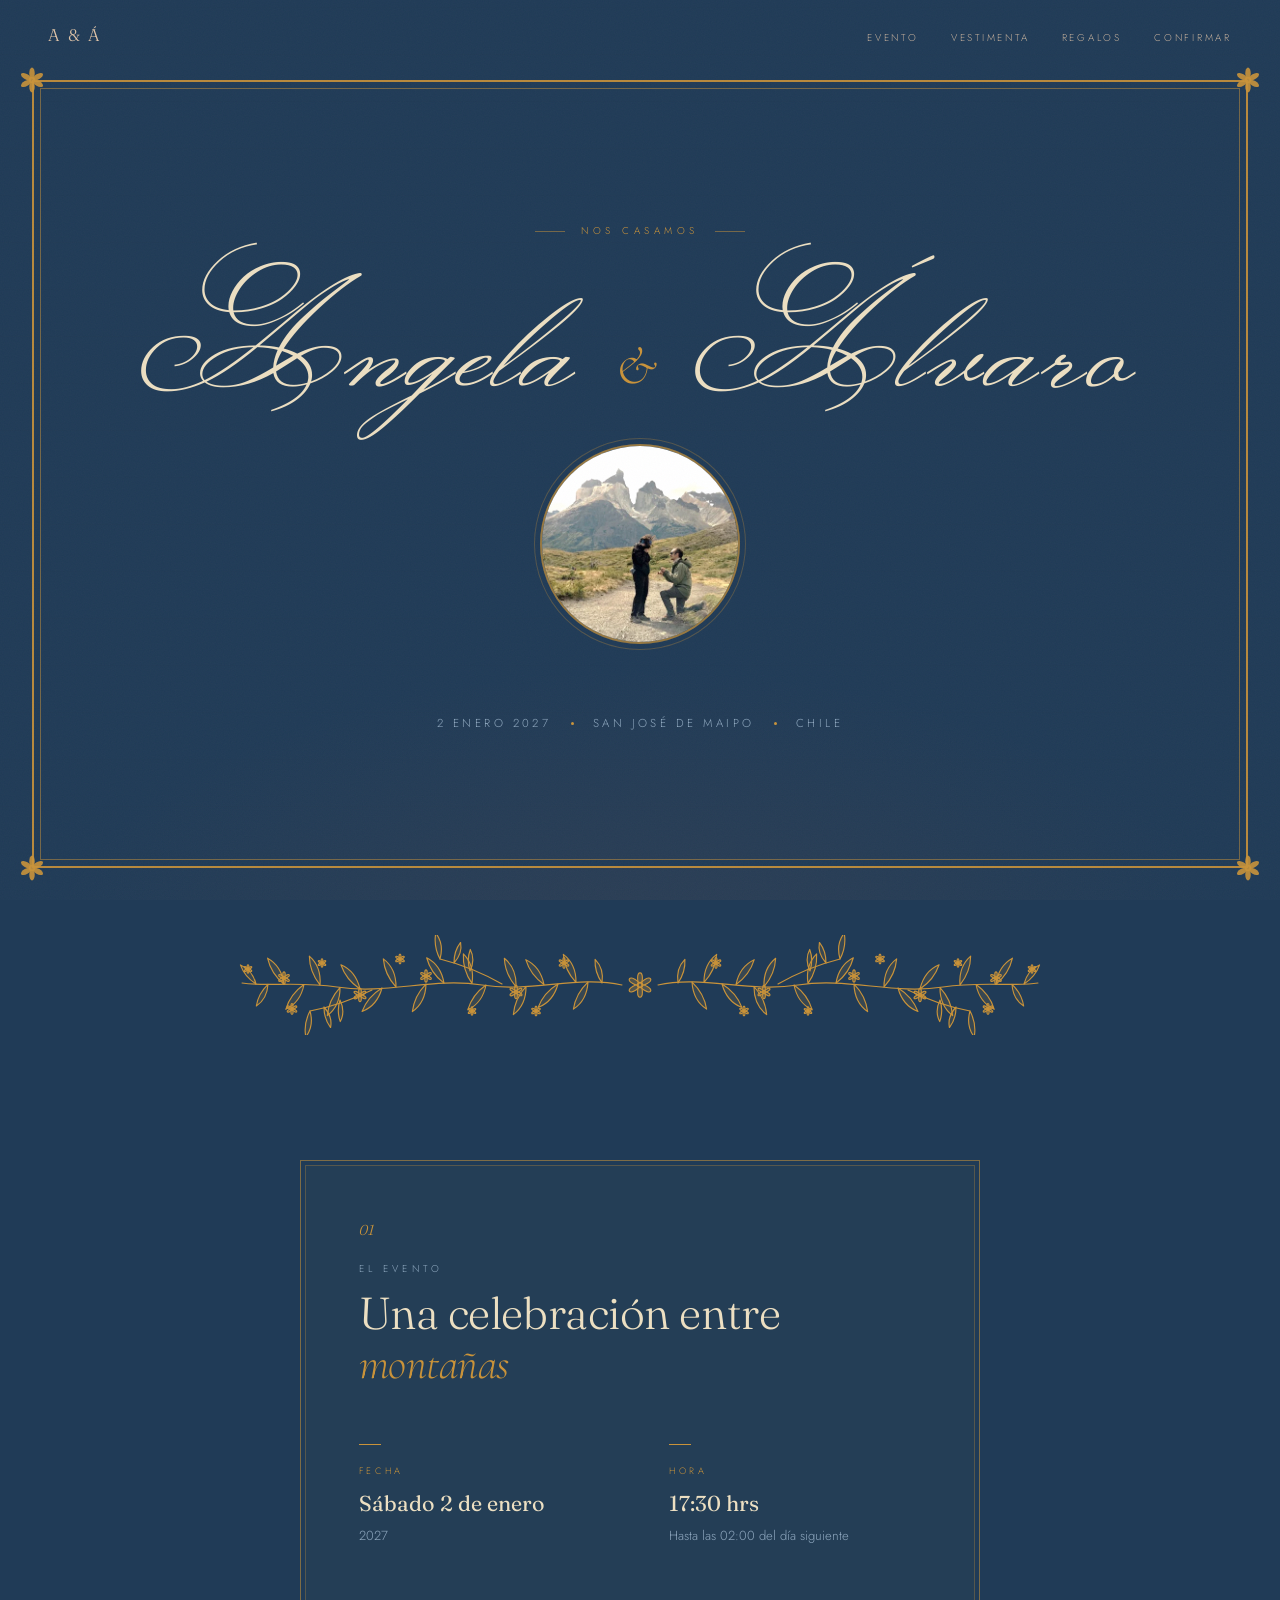
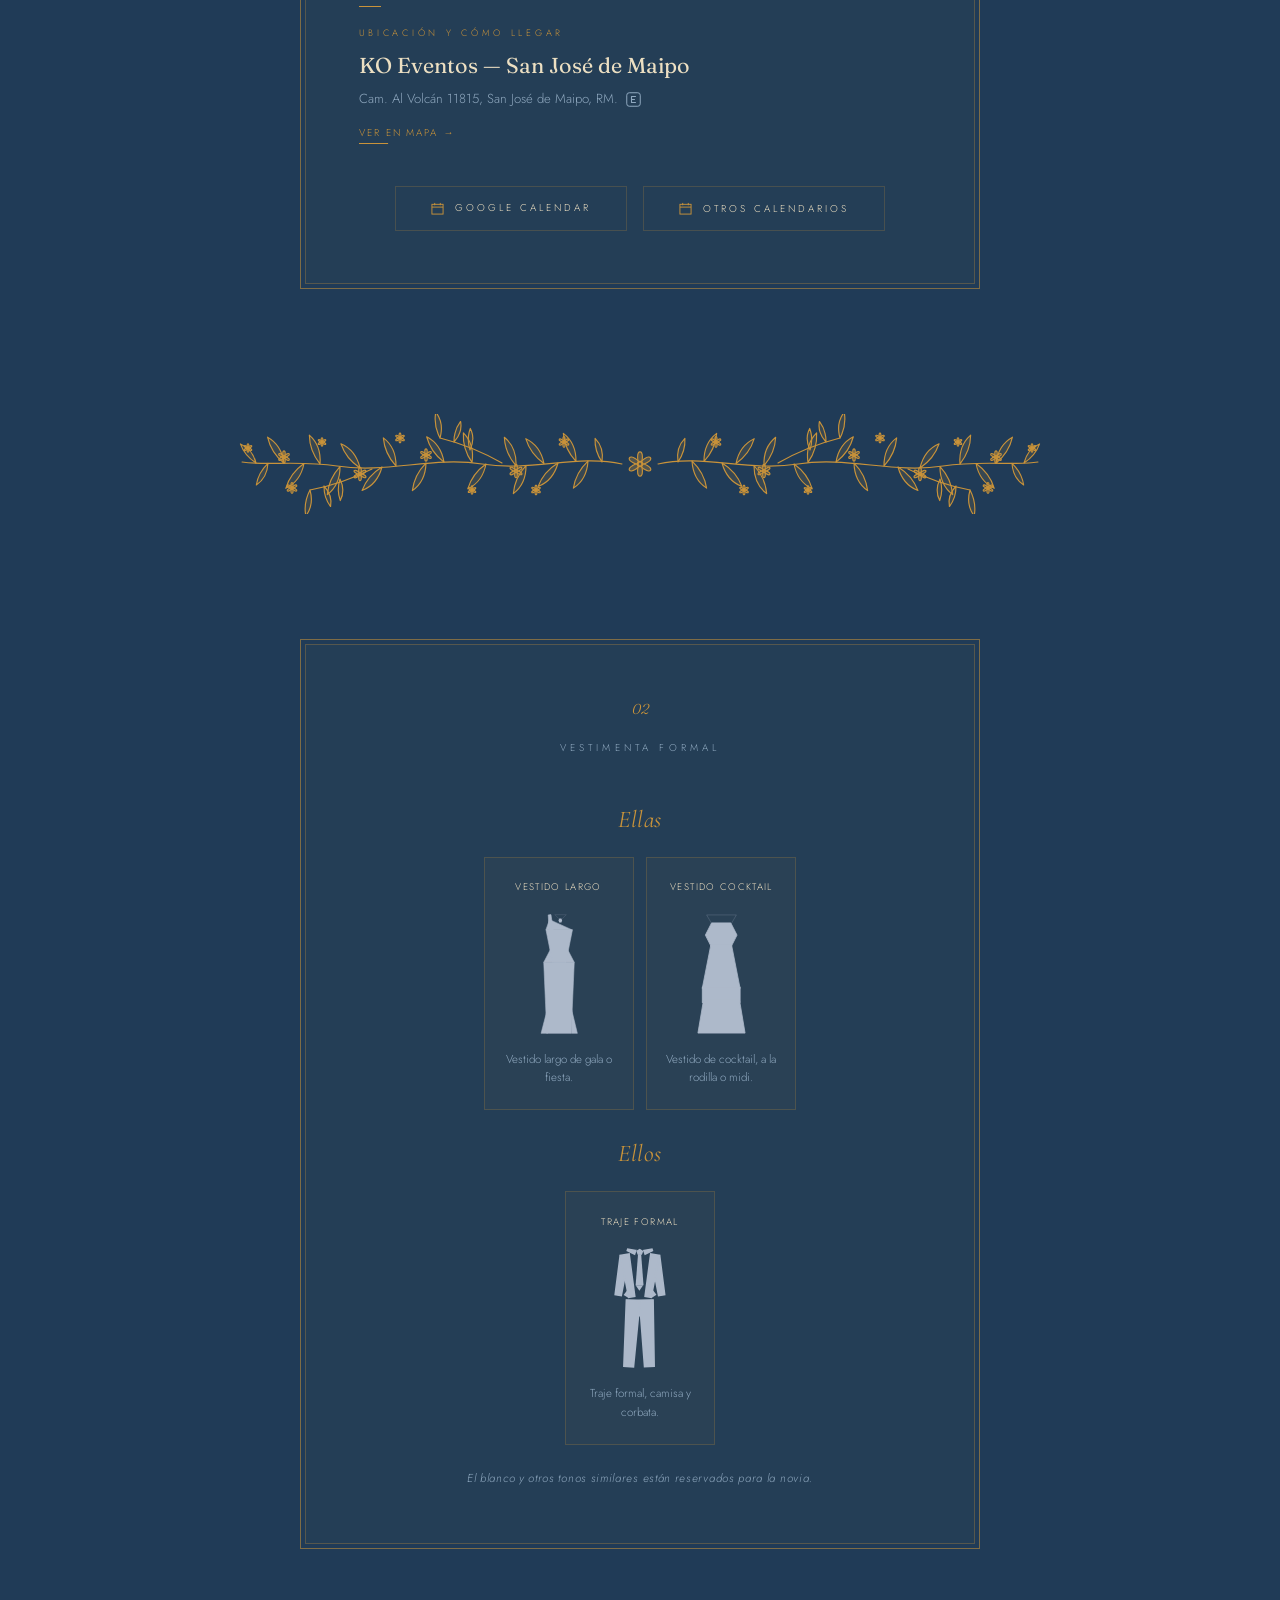
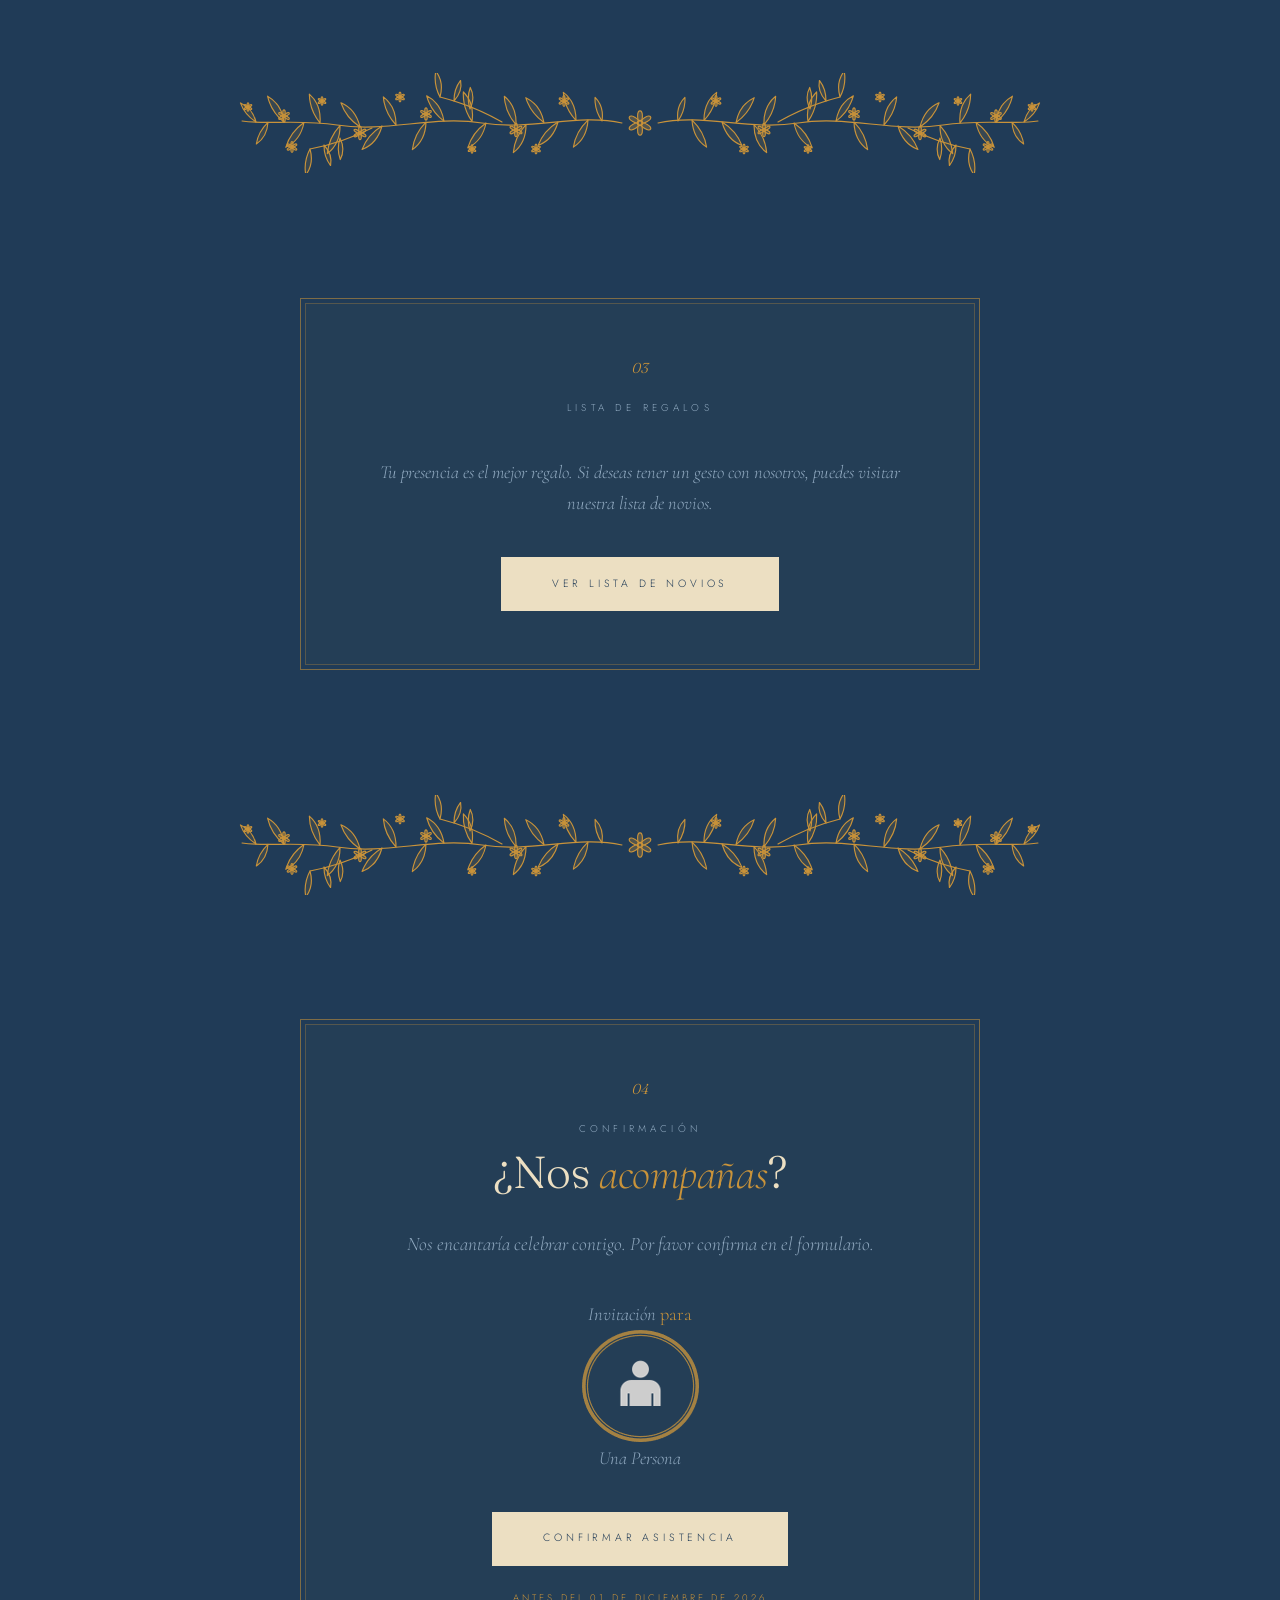
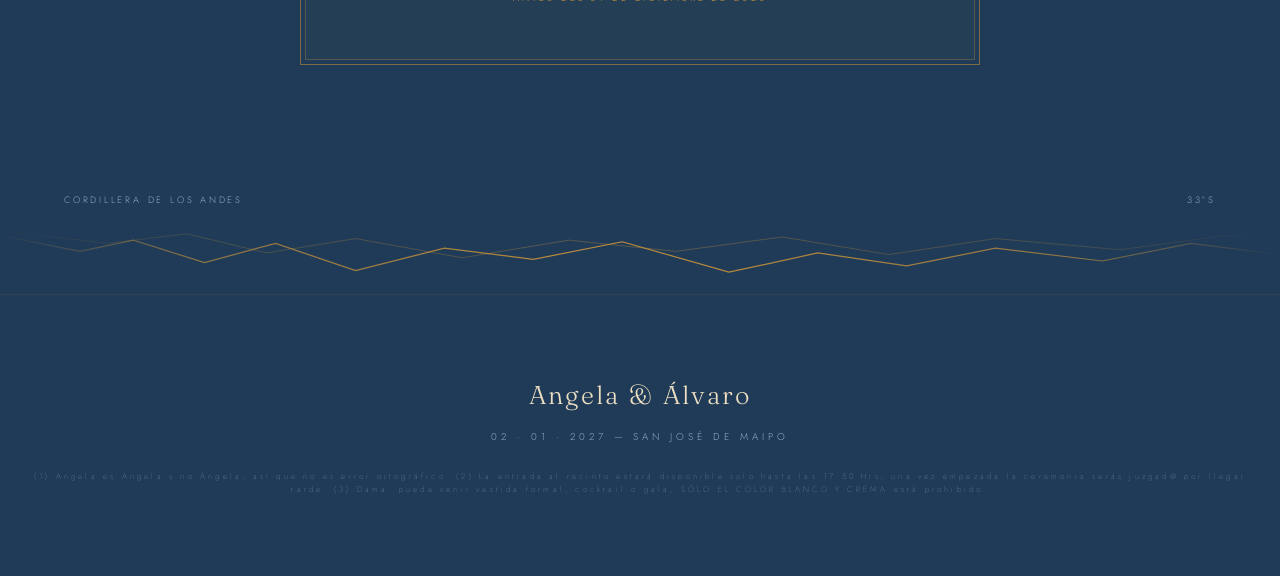
<file: src/blue-min.html>
<!DOCTYPE html>
<html lang="es">
<head>
<meta charset="UTF-8"/>
<meta name="viewport" content="width=device-width, initial-scale=1.0"/>
<title>Angela &amp; Álvaro · Enero 2027</title>
<meta name="description" content="Angela & Álvaro se casan el 2 de enero de 2027 en San José de Maipo, Chile. ¡Confirma tu asistencia!"/>
<meta name="theme-color" content="#203b57"/>
<link rel="icon" href="data:image/svg+xml,%3Csvg xmlns='http://www.w3.org/2000/svg' viewBox='0 0 100 100'%3E%3Ctext y='.9em' font-size='90'%3E%F0%9F%92%8D%3C/text%3E%3C/svg%3E"/>

<!-- Open Graph / compartir en redes y WhatsApp -->
<meta property="og:type" content="website"/>
<meta property="og:title" content="Angela & Álvaro · Nos casamos"/>
<meta property="og:description" content="2 de enero de 2027 · San José de Maipo, Chile. ¡Confirma tu asistencia!"/>
<meta property="og:url" content="https://alvarogalvez.github.io/wedding_invites/"/>
<meta property="og:image" content="https://alvarogalvez.github.io/wedding_invites/assets/photos/ring.jpg"/>
<meta property="og:locale" content="es_CL"/>
<meta name="twitter:card" content="summary_large_image"/>

<link rel="preconnect" href="https://fonts.googleapis.com"/>
<link rel="preconnect" href="https://fonts.gstatic.com" crossorigin/>
<link href="https://fonts.googleapis.com/css2?family=Cormorant:ital,wght@0,300;0,400;0,500;1,300;1,400&family=Fraunces:ital,opsz,wght@0,9..144,300;0,9..144,400;1,9..144,300&family=Great+Vibes&family=Monsieur+La+Doulaise&family=Jost:wght@200;300;400;500&display=swap" rel="stylesheet"/>
<link rel="stylesheet" href="css/themes/blue-gold.css">
<link rel="stylesheet" href="css/main.css">
<style>
  .hero-names { font-family: 'Monsieur La Doulaise'; font-weight: 400; letter-spacing: 0.02em; }
  .hero-names .n { display: inline; }
  .hero-amp { display: inline; margin: 0 0.2em; }

  /* Separador botánico SVG — ramas doradas de línea fina que se dibujan al entrar en pantalla */
  .floral-div {
    position: relative;
    width: 100%;
    overflow: hidden;
    padding: 0.6rem 0;
  }
  .floral-div svg {
    width: 100%;
    height: clamp(48px, 11vw, 100px);
    display: block;
  }
  .fdv-stroke {
    stroke: var(--accent);
    stroke-width: 1.15;
    fill: none;
    stroke-linecap: round;
    stroke-linejoin: round;
    stroke-dasharray: 1;
    stroke-dashoffset: 1;
  }
  .fdv-stems  { transition: stroke-dashoffset .9s cubic-bezier(.4,0,.2,1); }
  .fdv-leaves { fill: var(--accent); fill-opacity: 0;
                transition: stroke-dashoffset .8s cubic-bezier(.4,0,.2,1) .35s, fill-opacity .6s ease .9s; }
  .fdv-bloom  { fill: var(--accent); fill-opacity: 0;
                transition: stroke-dashoffset .7s ease .7s, fill-opacity .5s ease 1s; }
  .floral-div.in .fdv-stroke { stroke-dashoffset: 0; }
  .floral-div.in .fdv-leaves { fill-opacity: .14; }
  .floral-div.in .fdv-bloom  { fill-opacity: .3; }

  /* Datos de transferencia en 2 columnas */
  .gf-row { grid-template-columns: 1fr 1fr; }
  .gf-row > div:last-child { grid-column: 1 / -1; }

  /* Flores en vértices del marco del hero */
  .hero-corners { position: absolute; inset: 0; pointer-events: none; z-index: 3; }
  .hc {
    position: absolute;
    width: 30px; height: 30px;
    color: rgba(201,147,58,0.9);
    fill: currentColor;
  }
  .hc.tl { top:    calc(5rem - 15px);                     left:  calc(clamp(1rem,3vw,2rem) - 15px); }
  .hc.tr { top:    calc(5rem - 15px);                     right: calc(clamp(1rem,3vw,2rem) - 15px); }
  .hc.bl { bottom: calc(clamp(1rem,3vw,2rem) - 15px);     left:  calc(clamp(1rem,3vw,2rem) - 15px); }
  .hc.br { bottom: calc(clamp(1rem,3vw,2rem) - 15px);     right: calc(clamp(1rem,3vw,2rem) - 15px); }

  /* Nav siempre visible — override del breakpoint de main.css */
  @media (max-width: 680px) {
    .nav {
      flex-direction: column;
      align-items: center;
      gap: 0.5rem;
      padding: 0.9rem clamp(1rem, 4vw, 2rem);
    }
    .nav-links {
      display: flex;
      gap: 1.4rem;
    }
    .nav-links a {
      font-size: 0.65rem;
      letter-spacing: 0.2em;
    }
  }

  /* Marco circular fijo; la foto hace zoom suave dentro (efecto .ph de blue.html) */
  .hero-photo-frame {
    width: clamp(140px, 30vw, 200px);
    height: clamp(140px, 30vw, 200px);
    border-radius: 50%;
    border: 2px solid rgba(201,147,58,0.7);
    box-shadow: 0 0 0 5px var(--paper), 0 0 0 6px rgba(201,147,58,0.3);
    margin: 2rem 0 1.6rem;
    overflow: hidden;
    opacity: 0;
    animation: fu 1.2s 0.7s forwards;
  }
  .hero-photo {
    width: 100%;
    height: 100%;
    object-fit: cover;
    object-position: center 30%;
    display: block;
    filter: saturate(0.9) contrast(1.04);
    transition: transform 1.6s cubic-bezier(.2,.7,.2,1);
  }
  .hero-photo-frame:hover .hero-photo { transform: scale(1.06); }
  /* Móvil (sin hover): zoom Ken Burns lento y continuo */
  @keyframes kenburns { from { transform: scale(1); } to { transform: scale(1.08); } }
  @media (hover: none) {
    .hero-photo { animation: kenburns 8s ease-in-out infinite alternate; }
  }

  /* Marco dorado prominente en el hero — doble filete */
  .hero::after {
    content: '';
    position: absolute;
    top: 5rem;
    left: clamp(1rem, 3vw, 2rem);
    right: clamp(1rem, 3vw, 2rem);
    bottom: clamp(1rem, 3vw, 2rem);
    border: 2px solid rgba(201,147,58,0.9);
    box-shadow:
      inset 0 0 0 6px var(--paper),
      inset 0 0 0 7px rgba(201,147,58,0.5);
    pointer-events: none;
    z-index: 2;
  }
</style>
</head>
<body>

<!-- Definiciones del separador botánico (una sola vez; los .floral-div lo reutilizan con <use>) -->
<svg width="0" height="0" style="position:absolute" aria-hidden="true">
  <defs>
    <path id="fdv-leaf" pathLength="1" vector-effect="non-scaling-stroke" d="M0 0 Q 9 -16 25 -18 Q 16 -5 0 0 Z"/>
    <g id="fdv-stem-half">
      <path pathLength="1" vector-effect="non-scaling-stroke" d="M0 0 C 45 -10 90 8 140 0 C 190 -8 235 10 285 2 C 325 -4 355 2 380 -2"/>
      <path pathLength="1" vector-effect="non-scaling-stroke" d="M120 -1 Q 150 -18 182 -26"/>
      <path pathLength="1" vector-effect="non-scaling-stroke" d="M250 5 Q 280 20 312 26"/>
    </g>
    <g id="fdv-leaves-half">
      <use href="#fdv-leaf" transform="translate(20,-2) rotate(-38) scale(.8)"/>
      <use href="#fdv-leaf" transform="translate(46,-2.5) rotate(-30)"/>
      <use href="#fdv-leaf" transform="translate(78,-0.5) rotate(-18)"/>
      <use href="#fdv-leaf" transform="translate(106,1.8) rotate(-32)"/>
      <use href="#fdv-leaf" transform="translate(150,-1.5) rotate(-38)"/>
      <use href="#fdv-leaf" transform="translate(178,-1.8) rotate(-20)"/>
      <use href="#fdv-leaf" transform="translate(226,2) rotate(-30)"/>
      <use href="#fdv-leaf" transform="translate(262,4) rotate(-16)"/>
      <use href="#fdv-leaf" transform="translate(302,0) rotate(-34)"/>
      <use href="#fdv-leaf" transform="translate(338,-0.8) rotate(-22)"/>
      <use href="#fdv-leaf" transform="translate(366,-1) rotate(-15) scale(.8)"/>
      <use href="#fdv-leaf" transform="translate(34,-3) scale(1,-1) rotate(-26)"/>
      <use href="#fdv-leaf" transform="translate(64,-1) scale(1,-1) rotate(-14)"/>
      <use href="#fdv-leaf" transform="translate(96,1.5) scale(1,-1) rotate(-30)"/>
      <use href="#fdv-leaf" transform="translate(136,0) scale(1,-1) rotate(-18)"/>
      <use href="#fdv-leaf" transform="translate(196,-1) scale(1,-1) rotate(-28)"/>
      <use href="#fdv-leaf" transform="translate(240,3) scale(1,-1) rotate(-14)"/>
      <use href="#fdv-leaf" transform="translate(282,2.5) scale(1,-1) rotate(-30)"/>
      <use href="#fdv-leaf" transform="translate(318,-0.5) scale(1,-1) rotate(-18)"/>
      <use href="#fdv-leaf" transform="translate(354,-0.7) scale(1,-1) rotate(-26) scale(.8)"/>
      <use href="#fdv-leaf" transform="translate(152,-14) rotate(-55) scale(.7)"/>
      <use href="#fdv-leaf" transform="translate(168,-22) rotate(-72) scale(.7)"/>
      <use href="#fdv-leaf" transform="translate(182,-26) rotate(-45) scale(.85)"/>
      <use href="#fdv-leaf" transform="translate(282,15) scale(1,-1) rotate(-55) scale(.7)"/>
      <use href="#fdv-leaf" transform="translate(298,22) scale(1,-1) rotate(-72) scale(.7)"/>
      <use href="#fdv-leaf" transform="translate(312,26) scale(1,-1) rotate(-45) scale(.85)"/>
    </g>
    <g id="fdv-stems">
      <use href="#fdv-stem-half" transform="translate(468,50)"/>
      <use href="#fdv-stem-half" transform="translate(432,50) scale(-1,1)"/>
    </g>
    <g id="fdv-leaves">
      <use href="#fdv-leaves-half" transform="translate(468,50)"/>
      <use href="#fdv-leaves-half" transform="translate(432,50) scale(-1,1)"/>
    </g>
    <g id="fdv-flowers">
      <g transform="translate(468,50)">
        <use href="#fdv-bloom" transform="translate(106,7) scale(.55)"/>
        <use href="#fdv-bloom" transform="translate(196,-9) scale(.5)"/>
        <use href="#fdv-bloom" transform="translate(262,10) scale(.55)"/>
        <use href="#fdv-bloom" transform="translate(338,-7) scale(.5)"/>
        <use href="#fdv-bloom" transform="translate(58,-22) scale(.45)"/>
        <use href="#fdv-bloom" transform="translate(86,26) scale(.4)"/>
        <use href="#fdv-bloom" transform="translate(150,26) scale(.35)"/>
        <use href="#fdv-bloom" transform="translate(222,-26) scale(.4)"/>
        <use href="#fdv-bloom" transform="translate(300,-22) scale(.35)"/>
        <use href="#fdv-bloom" transform="translate(330,24) scale(.45)"/>
        <use href="#fdv-bloom" transform="translate(374,-16) scale(.35)"/>
      </g>
      <g transform="translate(432,50) scale(-1,1)">
        <use href="#fdv-bloom" transform="translate(106,7) scale(.55)"/>
        <use href="#fdv-bloom" transform="translate(196,-9) scale(.5)"/>
        <use href="#fdv-bloom" transform="translate(262,10) scale(.55)"/>
        <use href="#fdv-bloom" transform="translate(338,-7) scale(.5)"/>
        <use href="#fdv-bloom" transform="translate(58,-22) scale(.45)"/>
        <use href="#fdv-bloom" transform="translate(86,26) scale(.4)"/>
        <use href="#fdv-bloom" transform="translate(150,26) scale(.35)"/>
        <use href="#fdv-bloom" transform="translate(222,-26) scale(.4)"/>
        <use href="#fdv-bloom" transform="translate(300,-22) scale(.35)"/>
        <use href="#fdv-bloom" transform="translate(330,24) scale(.45)"/>
        <use href="#fdv-bloom" transform="translate(374,-16) scale(.35)"/>
      </g>
    </g>
    <g id="fdv-bloom">
      <ellipse pathLength="1" vector-effect="non-scaling-stroke" cx="0" cy="-7" rx="2.4" ry="5.2"/>
      <ellipse pathLength="1" vector-effect="non-scaling-stroke" cx="0" cy="-7" rx="2.4" ry="5.2" transform="rotate(60)"/>
      <ellipse pathLength="1" vector-effect="non-scaling-stroke" cx="0" cy="-7" rx="2.4" ry="5.2" transform="rotate(120)"/>
      <ellipse pathLength="1" vector-effect="non-scaling-stroke" cx="0" cy="-7" rx="2.4" ry="5.2" transform="rotate(180)"/>
      <ellipse pathLength="1" vector-effect="non-scaling-stroke" cx="0" cy="-7" rx="2.4" ry="5.2" transform="rotate(240)"/>
      <ellipse pathLength="1" vector-effect="non-scaling-stroke" cx="0" cy="-7" rx="2.4" ry="5.2" transform="rotate(300)"/>
      <circle pathLength="1" vector-effect="non-scaling-stroke" r="2.6"/>
    </g>
  </defs>
</svg>

<nav class="nav">
  <div class="nav-mono">A &amp; Á</div>
  <ul class="nav-links">
    <li><a href="#evento">Evento</a></li>
    <li><a href="#vestimenta">Vestimenta</a></li>
    <li><a href="#regalos">Regalos</a></li>
    <li><a href="#rsvp">Confirmar</a></li>
  </ul>
</nav>

<!-- HERO -->
<header class="hero">
  <div class="hero-corners" aria-hidden="true">
    <svg class="hc tl" viewBox="0 0 22 22" xmlns="http://www.w3.org/2000/svg"><g transform="translate(11,11)"><ellipse cx="0" cy="-5" rx="2" ry="4.2"/><ellipse cx="0" cy="-5" rx="2" ry="4.2" transform="rotate(60)"/><ellipse cx="0" cy="-5" rx="2" ry="4.2" transform="rotate(120)"/><ellipse cx="0" cy="-5" rx="2" ry="4.2" transform="rotate(180)"/><ellipse cx="0" cy="-5" rx="2" ry="4.2" transform="rotate(240)"/><ellipse cx="0" cy="-5" rx="2" ry="4.2" transform="rotate(300)"/><circle r="2.4"/></g></svg>
    <svg class="hc tr" viewBox="0 0 22 22" xmlns="http://www.w3.org/2000/svg"><g transform="translate(11,11)"><ellipse cx="0" cy="-5" rx="2" ry="4.2"/><ellipse cx="0" cy="-5" rx="2" ry="4.2" transform="rotate(60)"/><ellipse cx="0" cy="-5" rx="2" ry="4.2" transform="rotate(120)"/><ellipse cx="0" cy="-5" rx="2" ry="4.2" transform="rotate(180)"/><ellipse cx="0" cy="-5" rx="2" ry="4.2" transform="rotate(240)"/><ellipse cx="0" cy="-5" rx="2" ry="4.2" transform="rotate(300)"/><circle r="2.4"/></g></svg>
    <svg class="hc bl" viewBox="0 0 22 22" xmlns="http://www.w3.org/2000/svg"><g transform="translate(11,11)"><ellipse cx="0" cy="-5" rx="2" ry="4.2"/><ellipse cx="0" cy="-5" rx="2" ry="4.2" transform="rotate(60)"/><ellipse cx="0" cy="-5" rx="2" ry="4.2" transform="rotate(120)"/><ellipse cx="0" cy="-5" rx="2" ry="4.2" transform="rotate(180)"/><ellipse cx="0" cy="-5" rx="2" ry="4.2" transform="rotate(240)"/><ellipse cx="0" cy="-5" rx="2" ry="4.2" transform="rotate(300)"/><circle r="2.4"/></g></svg>
    <svg class="hc br" viewBox="0 0 22 22" xmlns="http://www.w3.org/2000/svg"><g transform="translate(11,11)"><ellipse cx="0" cy="-5" rx="2" ry="4.2"/><ellipse cx="0" cy="-5" rx="2" ry="4.2" transform="rotate(60)"/><ellipse cx="0" cy="-5" rx="2" ry="4.2" transform="rotate(120)"/><ellipse cx="0" cy="-5" rx="2" ry="4.2" transform="rotate(180)"/><ellipse cx="0" cy="-5" rx="2" ry="4.2" transform="rotate(240)"/><ellipse cx="0" cy="-5" rx="2" ry="4.2" transform="rotate(300)"/><circle r="2.4"/></g></svg>
  </div>
  <div class="hero-grid">
    <div class="hero-kick">Nos casamos</div>
    <h1 class="hero-names">
      <span class="n n1">Angela</span>
      <span class="hero-amp">&amp;</span>
      <span class="n n2">Álvaro</span>
    </h1>
    <div class="hero-photo-frame"><img class="hero-photo" src="assets/photos/foto-cuernos-del-paine.webp" alt="La propuesta · Torres del Paine"></div>
    <div class="hero-meta">
      <span>2 Enero 2027</span><span class="dot"></span>
      <span>San José de Maipo</span><span class="dot"></span>
      <span>Chile</span>
    </div>
  </div>
</header>
<br>
<div class="floral-div rv" aria-hidden="true"><svg viewBox="0 0 900 100"><use class="fdv-stroke fdv-stems" href="#fdv-stems"/><use class="fdv-stroke fdv-leaves" href="#fdv-leaves"/><use class="fdv-stroke fdv-bloom" href="#fdv-flowers"/><use class="fdv-stroke fdv-bloom" href="#fdv-bloom" transform="translate(450,50)"/></svg></div>

<!-- DETAILS -->
<section id="evento" class="det-sec">
  <div class="det-wrap">
    <div class="det-top rv">
      <span class="sec-num">01</span>
      <span class="sec-label">El evento</span>
      <h2 class="sec-head">Una celebración entre <em>montañas</em></h2>
    </div>
    <div class="det-grid">
      <div class="det rv"><b></b><p class="k">Fecha</p><p class="v">Sábado 2 de enero</p><p class="s">2027</p></div>
      <div class="det rv"><b></b><p class="k">Hora</p><p class="v">17:30 hrs</p><p class="s">Hasta las 02:00 del día siguiente</p></div>
      <div class="det rv" style="grid-column:1/-1"><b></b><p class="k">Ubicación y cómo llegar</p><p class="v">KO Eventos — San José de Maipo</p><p class="s">Cam. Al Volcán 11815, San José de Maipo, RM. &nbsp;<svg width="15" height="15" viewBox="0 0 15 15" style="display:inline-block;vertical-align:middle;margin-bottom:1px" fill="none" xmlns="http://www.w3.org/2000/svg"><rect x=".75" y=".75" width="13.5" height="13.5" rx="2.5" stroke="currentColor" stroke-width="1"/><path d="M5.5 4.5v6M5.5 4.5h4M5.5 7.5h3M5.5 10.5h4" stroke="currentColor" stroke-width="1.1" stroke-linecap="round" stroke-linejoin="round"/></svg></p><a class="map" href="https://maps.google.com/?q=KO+Eventos+Camino+Al+Volcan+11815+El+Manzano+San+Jose+de+Maipo" target="_blank">Ver en mapa →</a></div>
    </div>
    <div class="det-cal rv">
      <a class="cal-btn" href="https://calendar.google.com/calendar/render?action=TEMPLATE&text=Boda+de+Angela+%26+%C3%81lvaro&dates=20270102T173000/20270103T020000&ctz=America%2FSantiago&details=%C2%A1Nos+casamos%21+Te+esperamos+para+celebrar+juntos.+C%C3%B3digo+de+vestimenta%3A+Formal.&location=KO+Eventos%2C+Cam.+Al+Volc%C3%A1n+11815%2C+El+Manzano%2C+San+Jos%C3%A9+de+Maipo" target="_blank"><svg width="13" height="13" viewBox="0 0 14 14" fill="none"><rect x="1" y="2.5" width="12" height="10.5" stroke="currentColor" stroke-width="1"/><path d="M1 5.5h12M4 1v2.5M10 1v2.5" stroke="currentColor" stroke-width="1"/></svg><span>Google Calendar</span></a>
      <button class="cal-btn" onclick="addToCalendar()"><svg width="13" height="13" viewBox="0 0 14 14" fill="none"><rect x="1" y="2.5" width="12" height="10.5" stroke="currentColor" stroke-width="1"/><path d="M1 5.5h12M4 1v2.5M10 1v2.5" stroke="currentColor" stroke-width="1"/></svg><span>Otros calendarios</span></button>
    </div>
  </div>
</section>

<div class="floral-div rv" aria-hidden="true"><svg viewBox="0 0 900 100"><use class="fdv-stroke fdv-stems" href="#fdv-stems"/><use class="fdv-stroke fdv-leaves" href="#fdv-leaves"/><use class="fdv-stroke fdv-bloom" href="#fdv-flowers"/><use class="fdv-stroke fdv-bloom" href="#fdv-bloom" transform="translate(450,50)"/></svg></div>

<!-- DRESSCODE -->
<section id="vestimenta" class="dc-sec">
  <div class="dc">
    <div class="dc-top rv">
      <span class="sec-num">02</span>
      <span class="sec-label">Vestimenta Formal</span>
    </div>
    <div class="dc-groups rv">
      <div class="dc-group">
        <span class="dc-group-title">Ellas</span>
        <div class="dc-grid">
          <div class="dc-block">
            <span class="dc-block-title">Vestido largo</span>
            <img class="dc-svg" src="assets/photos/woman-dress-code-long-dress.svg" alt="Vestido largo">
            <p class="dc-note">Vestido largo de gala o fiesta.</p>
          </div>
          <div class="dc-block">
            <span class="dc-block-title">Vestido cocktail</span>
            <img class="dc-svg" src="assets/photos/woman-dress-code-short-dress.svg" alt="Vestido cocktail">
            <p class="dc-note">Vestido de cocktail, a la rodilla o midi.</p>
          </div>
        </div>
      </div>
      <div class="dc-group">
        <span class="dc-group-title">Ellos</span>
        <div class="dc-grid">
          <div class="dc-block">
            <span class="dc-block-title">Traje formal</span>
            <img class="dc-svg" src="assets/photos/man-dress-code.svg" alt="Traje formal">
            <p class="dc-note">Traje formal, camisa y corbata.</p>
          </div>
        </div>
      </div>
    </div>
    <p class="dc-note dc-warning rv">El blanco y otros tonos similares están reservados para la novia.</p>
  </div>
</section>

<div class="floral-div rv" aria-hidden="true"><svg viewBox="0 0 900 100"><use class="fdv-stroke fdv-stems" href="#fdv-stems"/><use class="fdv-stroke fdv-leaves" href="#fdv-leaves"/><use class="fdv-stroke fdv-bloom" href="#fdv-flowers"/><use class="fdv-stroke fdv-bloom" href="#fdv-bloom" transform="translate(450,50)"/></svg></div>

<!-- GIFTS -->
<section id="regalos" class="gf-sec">
  <div class="gf">
    <div class="gf-top rv">
      <span class="sec-num">03</span>
      <span class="sec-label">Lista de regalos</span>
    </div>
    <p class="gf-note rv">Tu presencia es el mejor regalo. Si deseas tener un gesto con nosotros, puedes visitar nuestra lista de novios.</p>
    <a class="rsvp-cta rv" href="https://milistadenovios.cl/lista/angela-y-alvaro-enero-2027" target="_blank"><span>Ver lista de novios</span></a>
  </div>
</section>

<div class="floral-div rv" aria-hidden="true"><svg viewBox="0 0 900 100"><use class="fdv-stroke fdv-stems" href="#fdv-stems"/><use class="fdv-stroke fdv-leaves" href="#fdv-leaves"/><use class="fdv-stroke fdv-bloom" href="#fdv-flowers"/><use class="fdv-stroke fdv-bloom" href="#fdv-bloom" transform="translate(450,50)"/></svg></div>

<!-- RSVP -->
<section id="rsvp" class="rsvp">
  <div class="rsvp-wrap">
    <div class="rsvp-top rv">
      <span class="sec-num">04</span>
      <span class="sec-label">Confirmación</span>
      <h2 class="sec-head">¿Nos <em>acompañas</em>?</h2>
    </div>
    <p class="rsvp-intro rv">Nos encantaría celebrar contigo. Por favor confirma en el formulario.</p>
    <div class="rsvp-invite rv">
      <p class="ri-label">Invitación <em>para</em></p>
      <img class="rsvp-img" src="assets/photos/invite-single.png" alt="Invitación individual" width="117" height="112">
      <p class="ri-label">Una Persona</p>
    </div>
    <a class="rsvp-cta rv" href="https://docs.google.com/forms/d/e/1FAIpQLSdsEGXX7S9tuBf0P4NfkS9ldhpQCO2ttPHqfYj9qzyNF2Ul8g/viewform?usp=dialog" target="_blank"><span>Confirmar asistencia</span></a>
    <p class="rsvp-deadline rv">Antes del 01 de diciembre de 2026</p>
  </div>
</section>

<div class="hero-foot" style="padding:0 clamp(1.5rem,5vw,4rem)">
  <span>Cordillera de los Andes</span>
  <span>33°S</span>
</div>
<div class="mtn" style="transform:scaleY(-1)"><svg viewBox="0 0 1440 60" preserveAspectRatio="none"><defs><linearGradient id="rfm" x1="0" y1="0" x2="1" y2="0"><stop offset="0" stop-color="var(--accent)" stop-opacity="0"/><stop offset=".16" stop-color="var(--accent)" stop-opacity=".65"/><stop offset=".5" stop-color="var(--accent)" stop-opacity=".95"/><stop offset=".84" stop-color="var(--accent)" stop-opacity=".65"/><stop offset="1" stop-color="var(--accent)" stop-opacity="0"/></linearGradient></defs><path d="M0,50 L90,30 L150,44 L230,16 L310,40 L400,6 L500,34 L600,20 L700,42 L820,4 L920,28 L1020,12 L1120,34 L1240,18 L1340,40 L1440,26" fill="none" stroke="url(#rfm)" stroke-width="1.2" vector-effect="non-scaling-stroke"/><path d="M0,56 L120,40 L210,52 L300,28 L400,46 L520,22 L640,44 L760,30 L880,48 L1000,26 L1120,46 L1260,32 L1380,50 L1440,40" fill="none" stroke="url(#rfm)" stroke-width="1" vector-effect="non-scaling-stroke" opacity=".35"/></svg></div>

<footer>
  <div class="foot-mono">Angela &amp; Álvaro</div>
  <div class="foot-date">02 · 01 · 2027 — San José de Maipo</div>
  <br>
  <div class="foot-note">(1) Angela es Angela y no Ángela, así que no es error ortográfico. (2) La entrada al recinto estará disponible solo hasta las 17:50 Hrs, una vez empezada la ceremonia serás juzgad@ por llegar tarde. (3) Dama: puede venir vestida formal, cocktail o gala, SÓLO EL COLOR BLANCO Y CREMA está prohibido.
</div>
</footer>

<script src="js/main.js"></script>
</body>
</html>
</file>
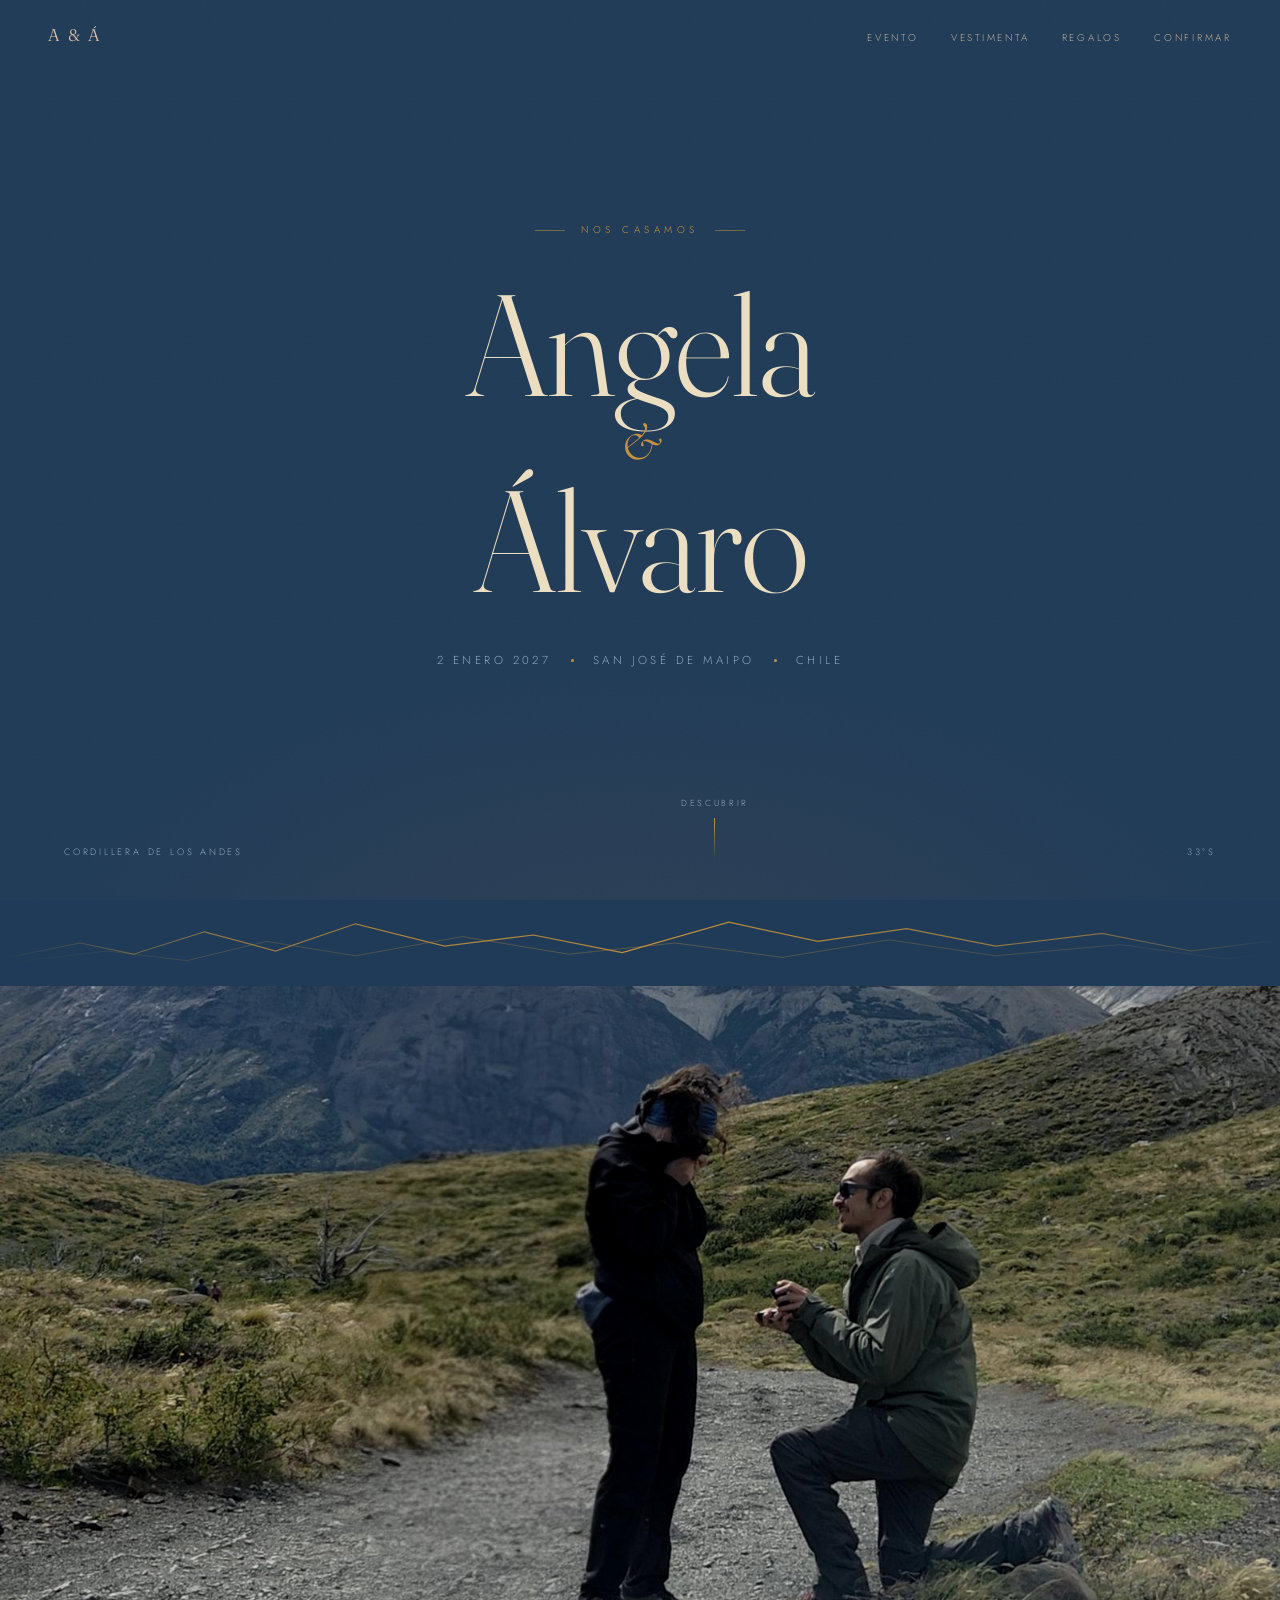
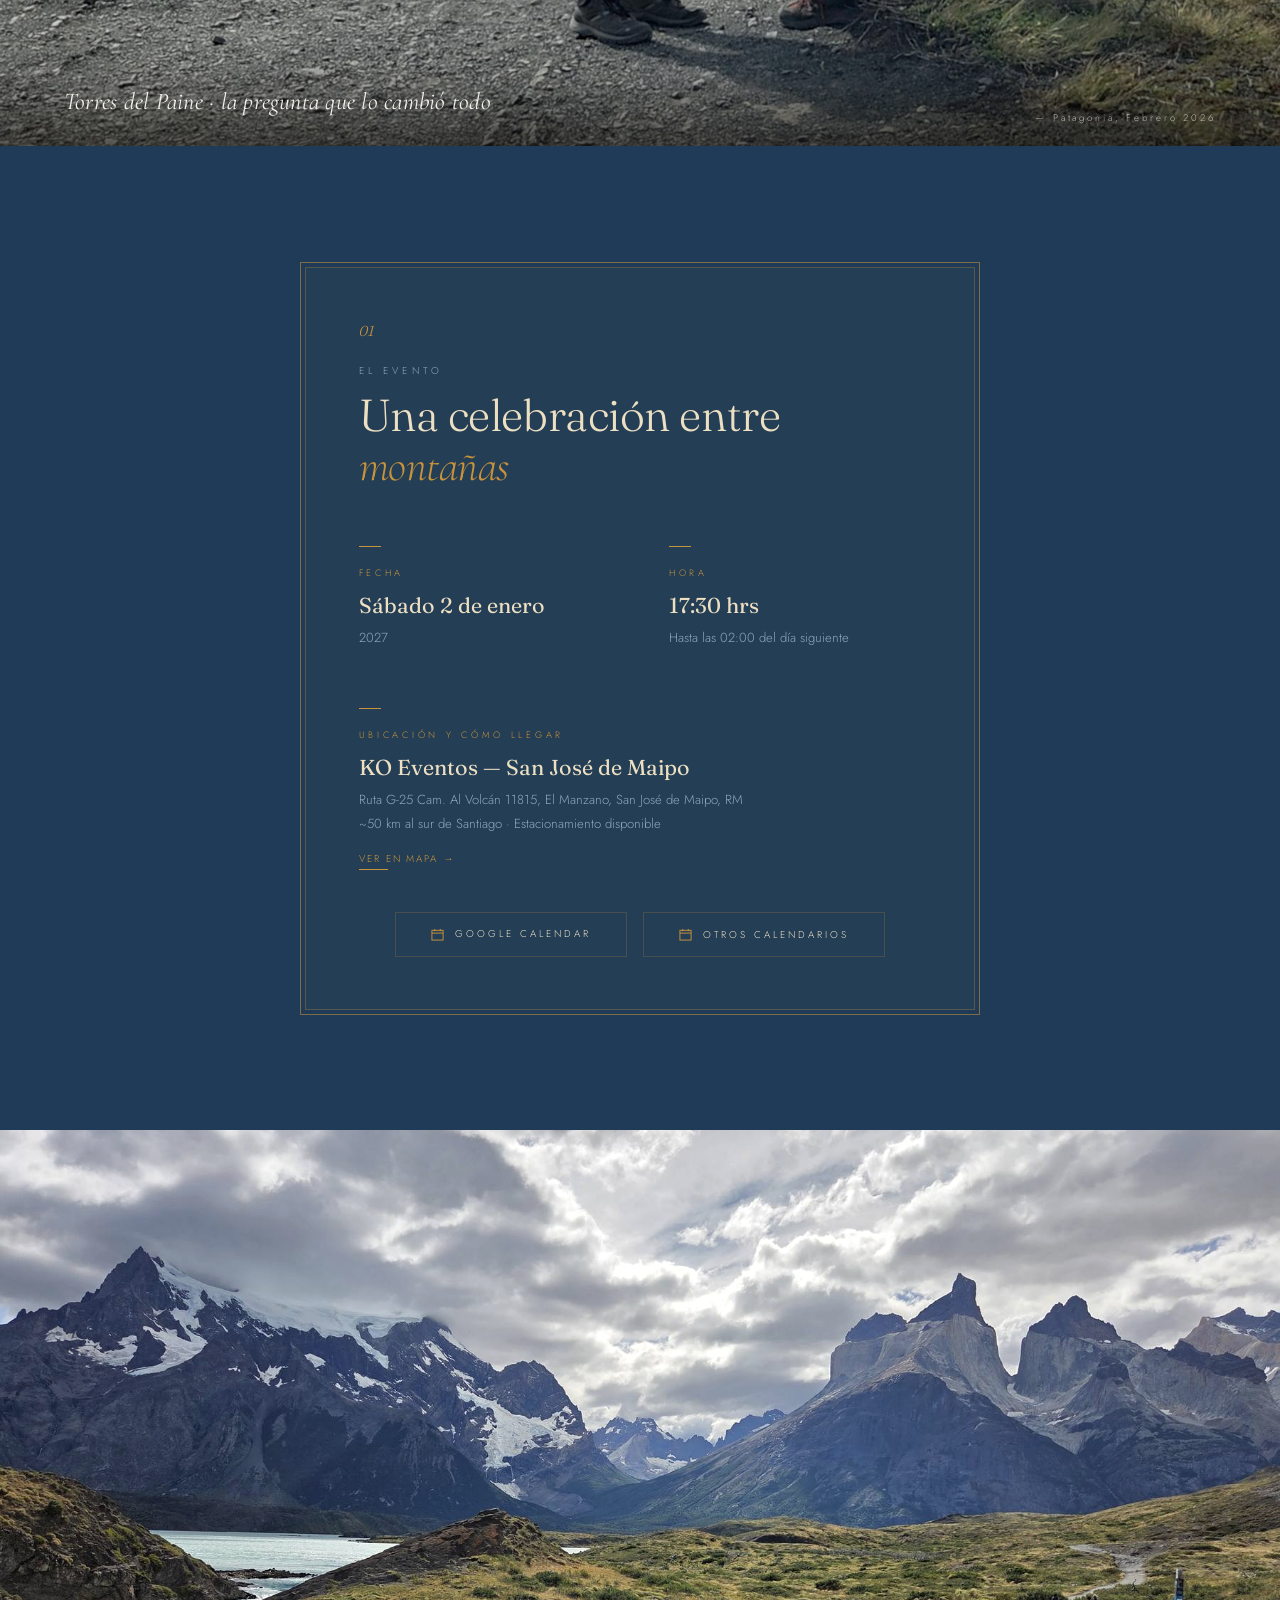
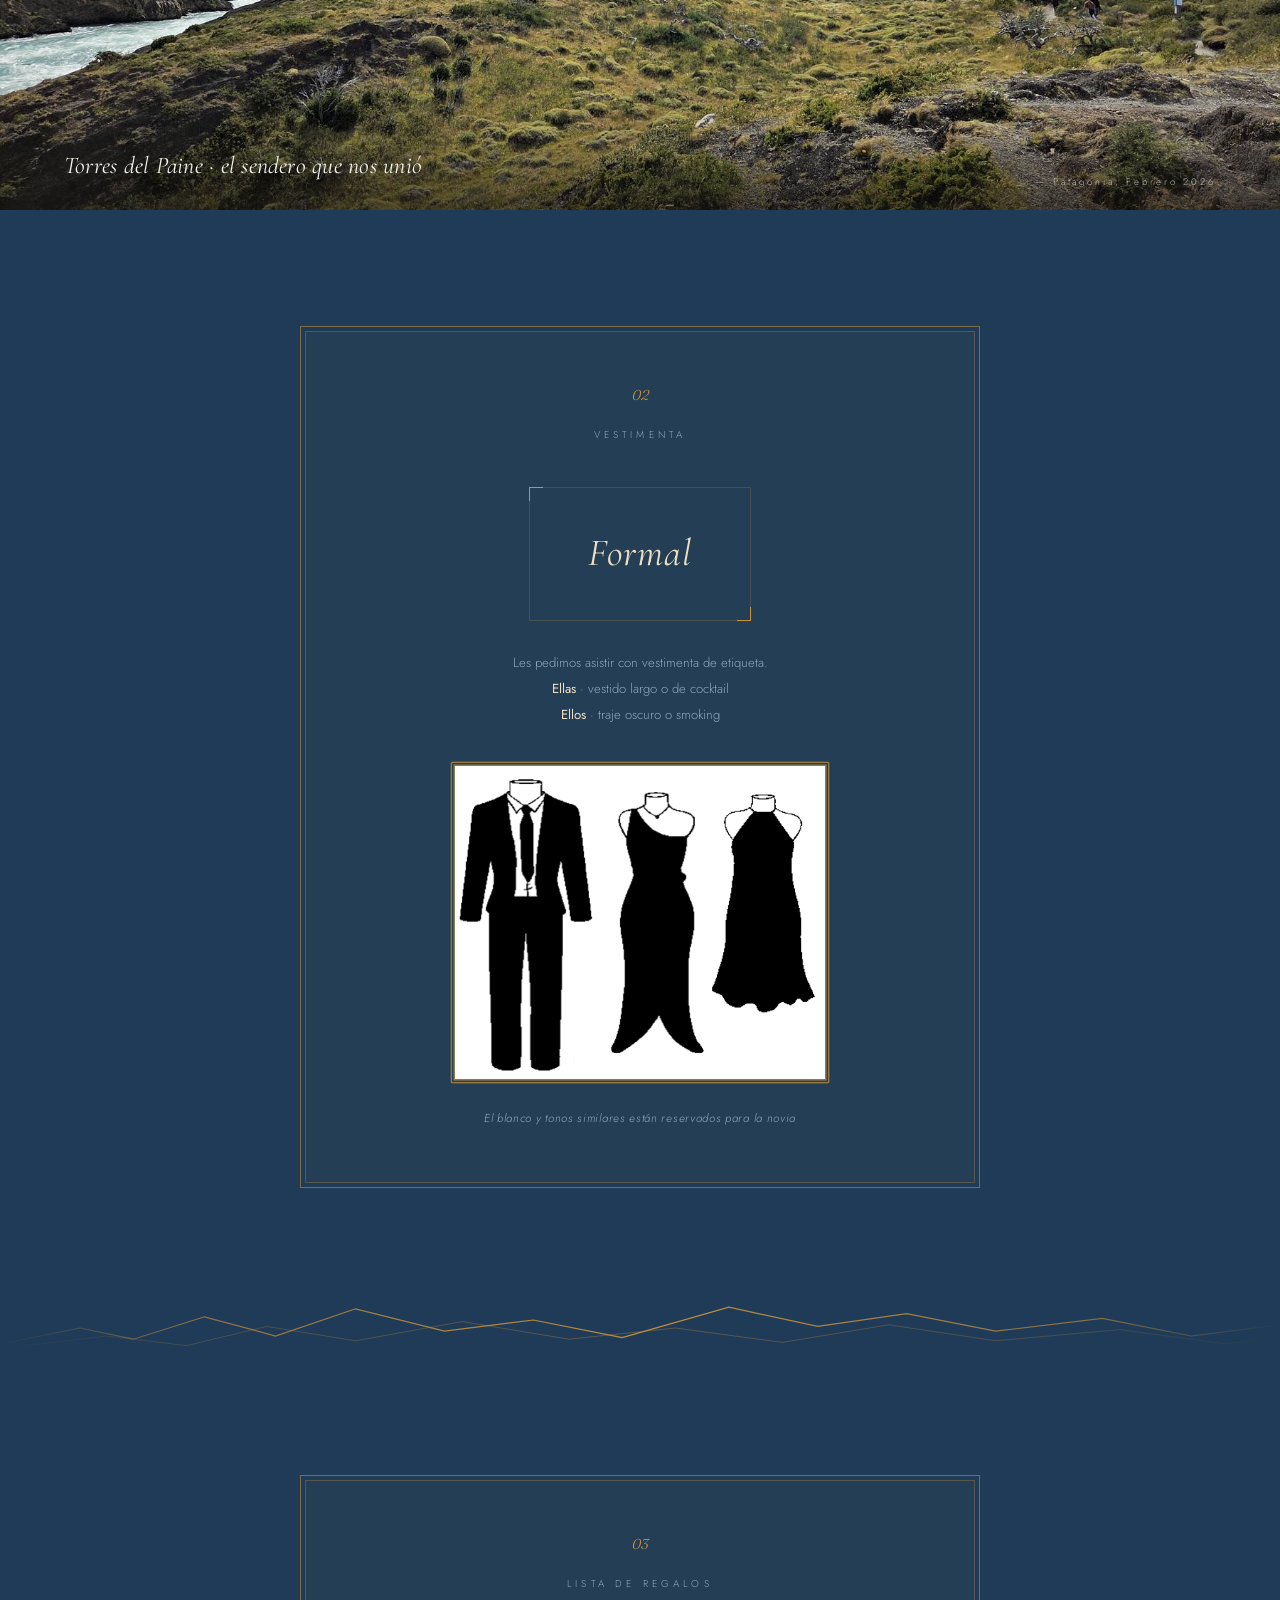
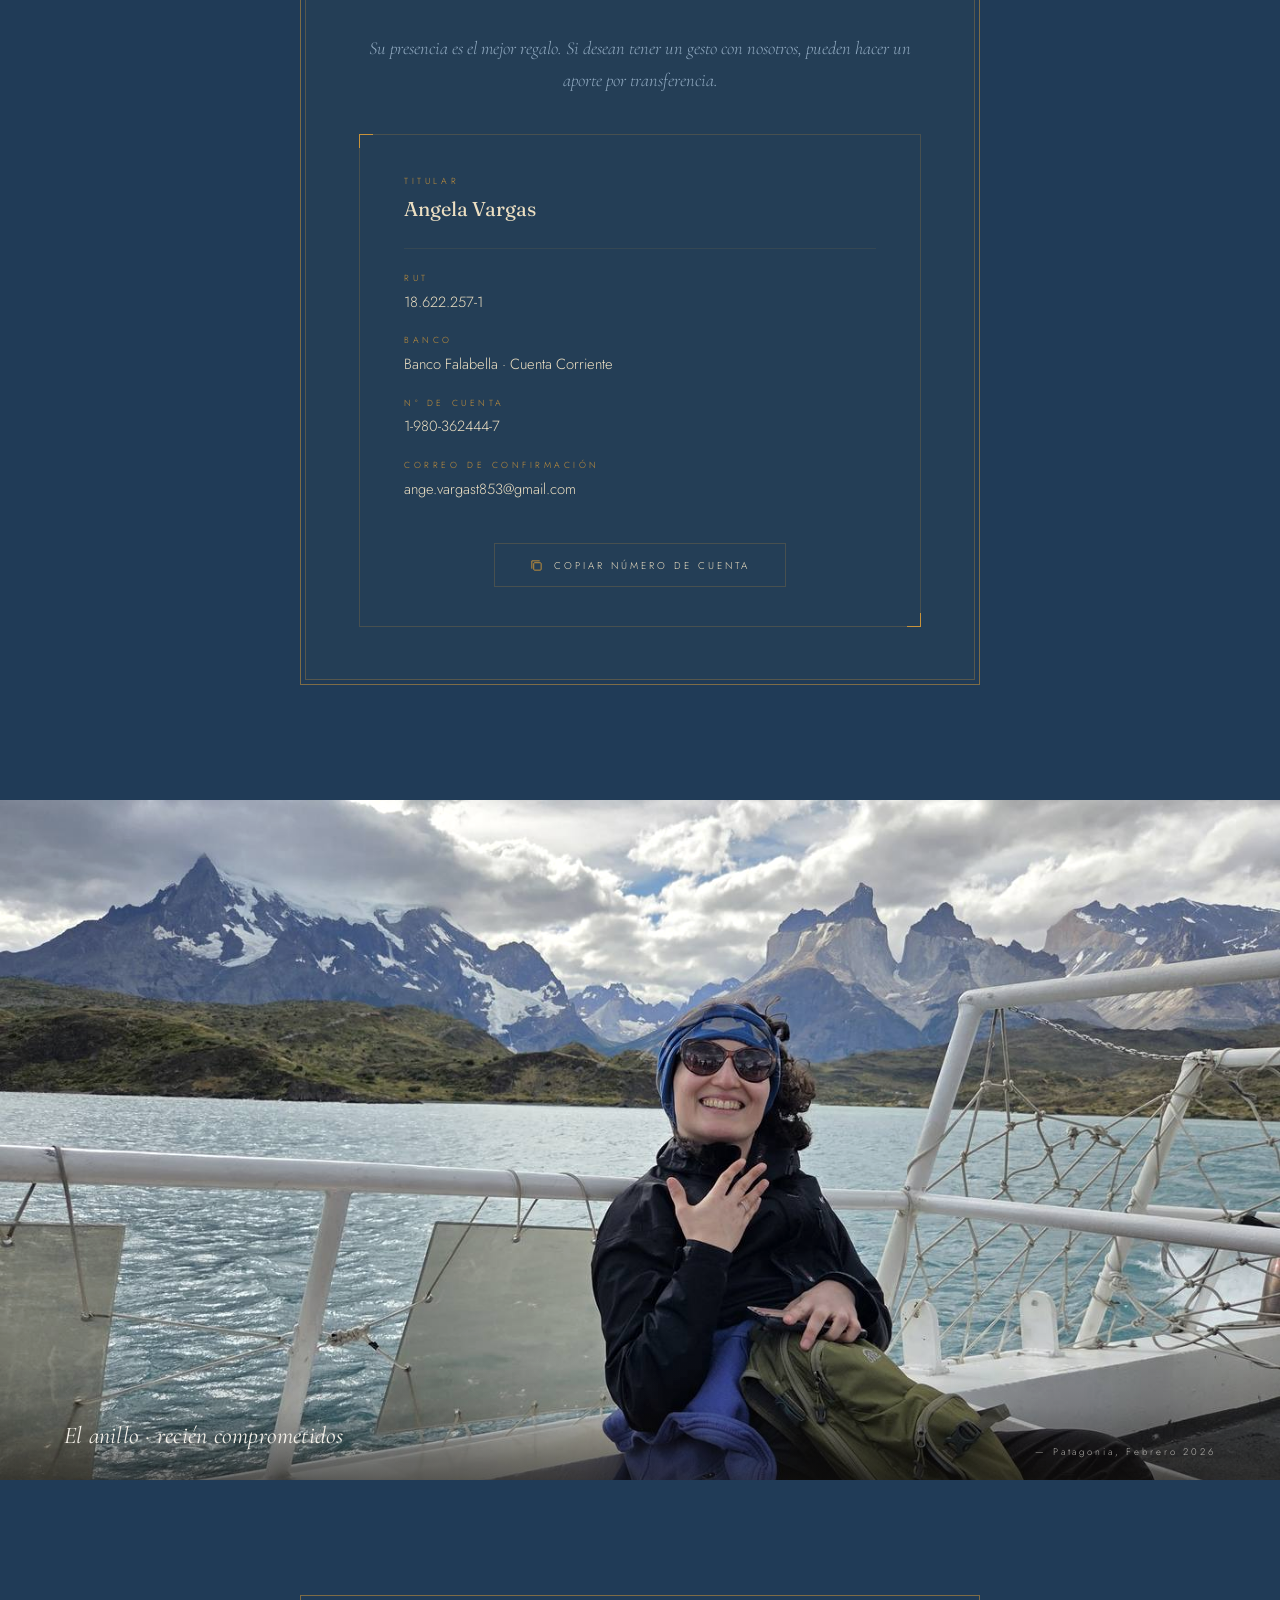
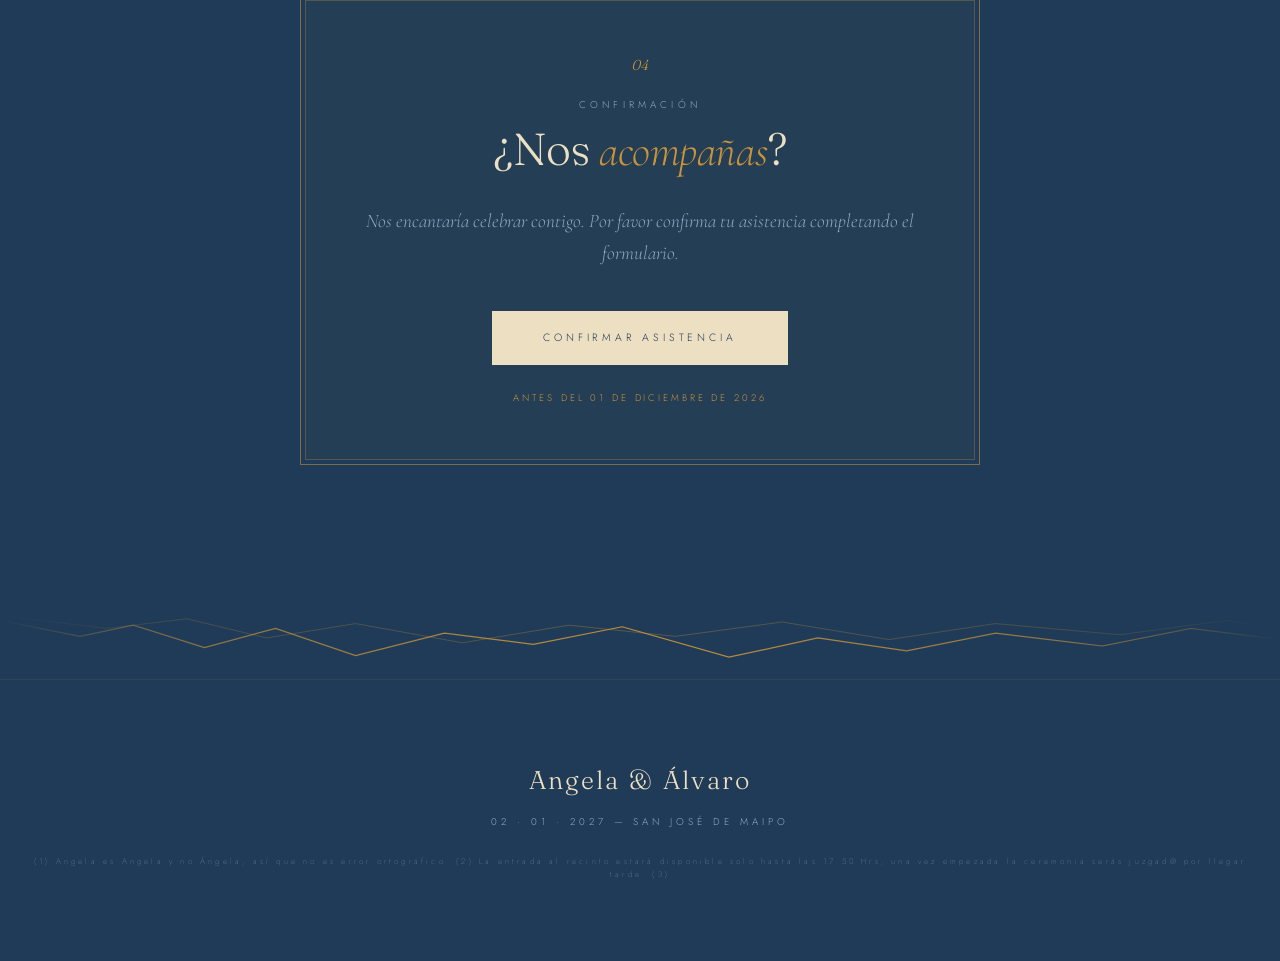
<file: src/blue.html>
<!DOCTYPE html>
<html lang="es">
<head>
<meta charset="UTF-8"/>
<meta name="viewport" content="width=device-width, initial-scale=1.0"/>
<title>Angela & Álvaro · Enero 2027</title>
<link rel="preconnect" href="https://fonts.googleapis.com"/>
<link rel="preconnect" href="https://fonts.gstatic.com" crossorigin/>
<link href="https://fonts.googleapis.com/css2?family=Cormorant:ital,wght@0,300;0,400;0,500;1,300;1,400&family=Fraunces:ital,opsz,wght@0,9..144,300;0,9..144,400;1,9..144,300&family=Jost:wght@200;300;400;500&display=swap" rel="stylesheet"/>
<link rel="stylesheet" href="css/themes/blue-gold.css">
<link rel="stylesheet" href="css/main.css">
</head>
<body>

<nav class="nav">
  <div class="nav-mono">A &amp; Á</div>
  <ul class="nav-links">
    <li><a href="#evento">Evento</a></li>
    <li><a href="#vestimenta">Vestimenta</a></li>
    <li><a href="#regalos">Regalos</a></li>
    <li><a href="#rsvp">Confirmar</a></li>
  </ul>
</nav>

<!-- HERO -->
<header class="hero">
  <div class="hero-grid">
    <div class="hero-kick">Nos casamos</div>
    <h1 class="hero-names">
      <span class="n n1">Angela</span>
      <span class="hero-amp">&amp;</span>
      <span class="n n2">Álvaro</span>
    </h1>
    <div class="hero-meta">
      <span>2 Enero 2027</span><span class="dot"></span>
      <span>San José de Maipo</span><span class="dot"></span>
      <span>Chile</span>
    </div>
  </div>
  <div class="hero-foot">
    <span>Cordillera de los Andes</span>
    <div class="scroll-cue"><span class="sec-label" style="font-size:.55rem">Descubrir</span><div class="ln"></div></div>
    <span>33°S</span>
  </div>
</header>

<div class="mtn"><svg viewBox="0 0 1440 60" preserveAspectRatio="none"><defs><linearGradient id="rf1" x1="0" y1="0" x2="1" y2="0"><stop offset="0" stop-color="var(--accent)" stop-opacity="0"/><stop offset=".16" stop-color="var(--accent)" stop-opacity=".65"/><stop offset=".5" stop-color="var(--accent)" stop-opacity=".95"/><stop offset=".84" stop-color="var(--accent)" stop-opacity=".65"/><stop offset="1" stop-color="var(--accent)" stop-opacity="0"/></linearGradient></defs><path d="M0,50 L90,30 L150,44 L230,16 L310,40 L400,6 L500,34 L600,20 L700,42 L820,4 L920,28 L1020,12 L1120,34 L1240,18 L1340,40 L1440,26" fill="none" stroke="url(#rf1)" stroke-width="1.2" vector-effect="non-scaling-stroke"/><path d="M0,56 L120,40 L210,52 L300,28 L400,46 L520,22 L640,44 L760,30 L880,48 L1000,26 L1120,46 L1260,32 L1380,50 L1440,40" fill="none" stroke="url(#rf1)" stroke-width="1" vector-effect="non-scaling-stroke" opacity=".35"/></svg></div>

<!-- PHOTO: proposal -->
<figure class="ph tall">
  <img class="ph-img " src="assets/photos/proposal.jpg" alt="Torres del Paine · la pregunta que lo cambió todo" style="object-position:center 62%;"/>
  <figcaption class="ph-cap"><span class="t">Torres del Paine · la pregunta que lo cambió todo</span><span class="ix">— Patagonia, Febrero 2026</span></figcaption>
</figure>

<!-- DETAILS -->
<section id="evento" class="det-sec">
  <div class="det-wrap">
    <div class="det-top rv">
      <span class="sec-num">01</span>
      <span class="sec-label">El evento</span>
      <h2 class="sec-head">Una celebración entre <em>montañas</em></h2>
    </div>
    <div class="det-grid">
      <div class="det rv"><b></b><p class="k">Fecha</p><p class="v">Sábado 2 de enero</p><p class="s">2027</p></div>
      <div class="det rv"><b></b><p class="k">Hora</p><p class="v">17:30 hrs</p><p class="s">Hasta las 02:00 del día siguiente</p></div>
      <div class="det rv" style="grid-column:1/-1"><b></b><p class="k">Ubicación y cómo llegar</p><p class="v">KO Eventos — San José de Maipo</p><p class="s">Ruta G-25 Cam. Al Volcán 11815, El Manzano, San José de Maipo, RM<br>~50 km al sur de Santiago · Estacionamiento disponible</p><a class="map" href="https://maps.google.com/?q=KO+Eventos+Camino+Al+Volcan+11815+El+Manzano+San+Jose+de+Maipo" target="_blank">Ver en mapa →</a></div>
    </div>
    <div class="det-cal rv">
      <a class="cal-btn" href="https://calendar.google.com/calendar/render?action=TEMPLATE&text=Boda+de+Angela+%26+%C3%81lvaro&dates=20270102T173000/20270103T020000&ctz=America%2FSantiago&details=%C2%A1Nos+casamos%21+Te+esperamos+para+celebrar+juntos.+C%C3%B3digo+de+vestimenta%3A+Formal.&location=KO+Eventos%2C+Cam.+Al+Volc%C3%A1n+11815%2C+El+Manzano%2C+San+Jos%C3%A9+de+Maipo" target="_blank"><svg width="13" height="13" viewBox="0 0 14 14" fill="none"><rect x="1" y="2.5" width="12" height="10.5" stroke="currentColor" stroke-width="1"/><path d="M1 5.5h12M4 1v2.5M10 1v2.5" stroke="currentColor" stroke-width="1"/></svg><span>Google Calendar</span></a>
      <button class="cal-btn" onclick="addToCalendar()"><svg width="13" height="13" viewBox="0 0 14 14" fill="none"><rect x="1" y="2.5" width="12" height="10.5" stroke="currentColor" stroke-width="1"/><path d="M1 5.5h12M4 1v2.5M10 1v2.5" stroke="currentColor" stroke-width="1"/></svg><span>Otros calendarios</span></button>
    </div>
  </div>
</section>

<!-- PHOTO: panorama -->
<figure class="ph">
  <img class="ph-img " src="assets/photos/patagonia.jpg" alt="Torres del Paine · el sendero que nos unió" style="object-position:center 40%;"/>
  <figcaption class="ph-cap"><span class="t">Torres del Paine · el sendero que nos unió</span><span class="ix">— Patagonia, Febrero 2026</span></figcaption>
</figure>

<!-- DRESSCODE -->
<section id="vestimenta" class="dc-sec">
  <div class="dc">
    <div class="dc-top rv">
      <span class="sec-num">02</span>
      <span class="sec-label">Vestimenta</span>
    </div>
    <div class="dc-badge rv"><span class="dc-word">Formal</span></div>
    <p class="dc-note rv">Les pedimos asistir con vestimenta de etiqueta.<br><strong>Ellas</strong> · vestido largo o de cocktail<br><strong>Ellos</strong> · traje oscuro o smoking</p>
    <img class="dc-img rv" src="assets/photos/dress%20code%202.png" alt="Guía de colores de vestimenta">
    <p class="dc-note dc-warning rv">El blanco y tonos similares están reservados para la novia</p>
  </div>
</section>

<div class="mtn mtn-mid"><svg viewBox="0 0 1440 60" preserveAspectRatio="none"><defs><linearGradient id="rf2" x1="0" y1="0" x2="1" y2="0"><stop offset="0" stop-color="var(--accent)" stop-opacity="0"/><stop offset=".16" stop-color="var(--accent)" stop-opacity=".65"/><stop offset=".5" stop-color="var(--accent)" stop-opacity=".95"/><stop offset=".84" stop-color="var(--accent)" stop-opacity=".65"/><stop offset="1" stop-color="var(--accent)" stop-opacity="0"/></linearGradient></defs><path d="M0,50 L90,30 L150,44 L230,16 L310,40 L400,6 L500,34 L600,20 L700,42 L820,4 L920,28 L1020,12 L1120,34 L1240,18 L1340,40 L1440,26" fill="none" stroke="url(#rf2)" stroke-width="1.2" vector-effect="non-scaling-stroke"/><path d="M0,56 L120,40 L210,52 L300,28 L400,46 L520,22 L640,44 L760,30 L880,48 L1000,26 L1120,46 L1260,32 L1380,50 L1440,40" fill="none" stroke="url(#rf2)" stroke-width="1" vector-effect="non-scaling-stroke" opacity=".35"/></svg></div>

<!-- GIFTS -->
<section id="regalos" class="gf-sec">
  <div class="gf">
    <div class="gf-top rv">
      <span class="sec-num">03</span>
      <span class="sec-label">Lista de regalos</span>
    </div>
    <p class="gf-note rv">Su presencia es el mejor regalo. Si desean tener un gesto con nosotros, pueden hacer un aporte por transferencia.</p>
    <div class="gf-card rv">
      <div class="gf-row">
        <div><p class="k">Titular</p><p class="v big">Angela Vargas</p></div>
        <div class="gf-divider"></div>
        <div><p class="k">RUT</p><p class="v">18.622.257-1</p></div>
        <div><p class="k">Banco</p><p class="v">Banco Falabella · Cuenta Corriente</p></div>
        <div><p class="k">N° de cuenta</p><p class="v" id="gf-acct">1-980-362444-7</p></div>
        <div><p class="k">Correo de confirmación</p><p class="v">ange.vargast853@gmail.com</p></div>
      </div>
      <div class="det-cal"><button class="cal-btn" onclick="copyAccount()"><svg width="13" height="13" viewBox="0 0 14 14" fill="none"><rect x="4" y="4" width="8" height="8" rx="1" stroke="currentColor" stroke-width="1"/><path d="M2 10V2h8" stroke="currentColor" stroke-width="1" stroke-linecap="round"/></svg><span>Copiar número de cuenta</span></button></div>
    </div>
  </div>
</section>

<!-- PHOTO: angela anillo -->
<figure class="ph">
  <img class="ph-img " src="assets/photos/ring.jpg" alt="El anillo · Recién comprometidos" style="object-position:60% 38%;"/>
  <figcaption class="ph-cap"><span class="t">El anillo · recién comprometidos</span><span class="ix">— Patagonia, Febrero 2026</span></figcaption>
</figure>

<!-- RSVP -->
<section id="rsvp" class="rsvp">
  <div class="rsvp-wrap">
    <div class="rsvp-top rv">
      <span class="sec-num">04</span>
      <span class="sec-label">Confirmación</span>
      <h2 class="sec-head">¿Nos <em>acompañas</em>?</h2>
    </div>
    <p class="rsvp-intro rv">Nos encantaría celebrar contigo. Por favor confirma tu asistencia completando el formulario.</p>
    <a class="rsvp-cta rv" href="TU_LINK_DE_GOOGLE_FORMS_AQUI" target="_blank"><span>Confirmar asistencia</span></a>
    <p class="rsvp-deadline rv">Antes del 01 de diciembre de 2026</p>
  </div>
</section>

<div class="mtn" style="transform:scaleY(-1)"><svg viewBox="0 0 1440 60" preserveAspectRatio="none"><defs><linearGradient id="rf3" x1="0" y1="0" x2="1" y2="0"><stop offset="0" stop-color="var(--accent)" stop-opacity="0"/><stop offset=".16" stop-color="var(--accent)" stop-opacity=".65"/><stop offset=".5" stop-color="var(--accent)" stop-opacity=".95"/><stop offset=".84" stop-color="var(--accent)" stop-opacity=".65"/><stop offset="1" stop-color="var(--accent)" stop-opacity="0"/></linearGradient></defs><path d="M0,50 L90,30 L150,44 L230,16 L310,40 L400,6 L500,34 L600,20 L700,42 L820,4 L920,28 L1020,12 L1120,34 L1240,18 L1340,40 L1440,26" fill="none" stroke="url(#rf3)" stroke-width="1.2" vector-effect="non-scaling-stroke"/><path d="M0,56 L120,40 L210,52 L300,28 L400,46 L520,22 L640,44 L760,30 L880,48 L1000,26 L1120,46 L1260,32 L1380,50 L1440,40" fill="none" stroke="url(#rf3)" stroke-width="1" vector-effect="non-scaling-stroke" opacity=".35"/></svg></div>

<footer>
  <div class="foot-mono">Angela &amp; Álvaro</div>
  <div class="foot-date">02 · 01 · 2027 — San José de Maipo</div>
  <br>
  <div class="foot-note">(1) Angela es Angela y no Ángela, así que no es error ortográfico. (2) La entrada al recinto estará disponible solo hasta las 17:50 Hrs, una vez empezada la ceremonia serás juzgad@ por llegar tarde. (3)</div>
</footer>

<script src="js/main.js"></script>
</body>
</html>
</file>
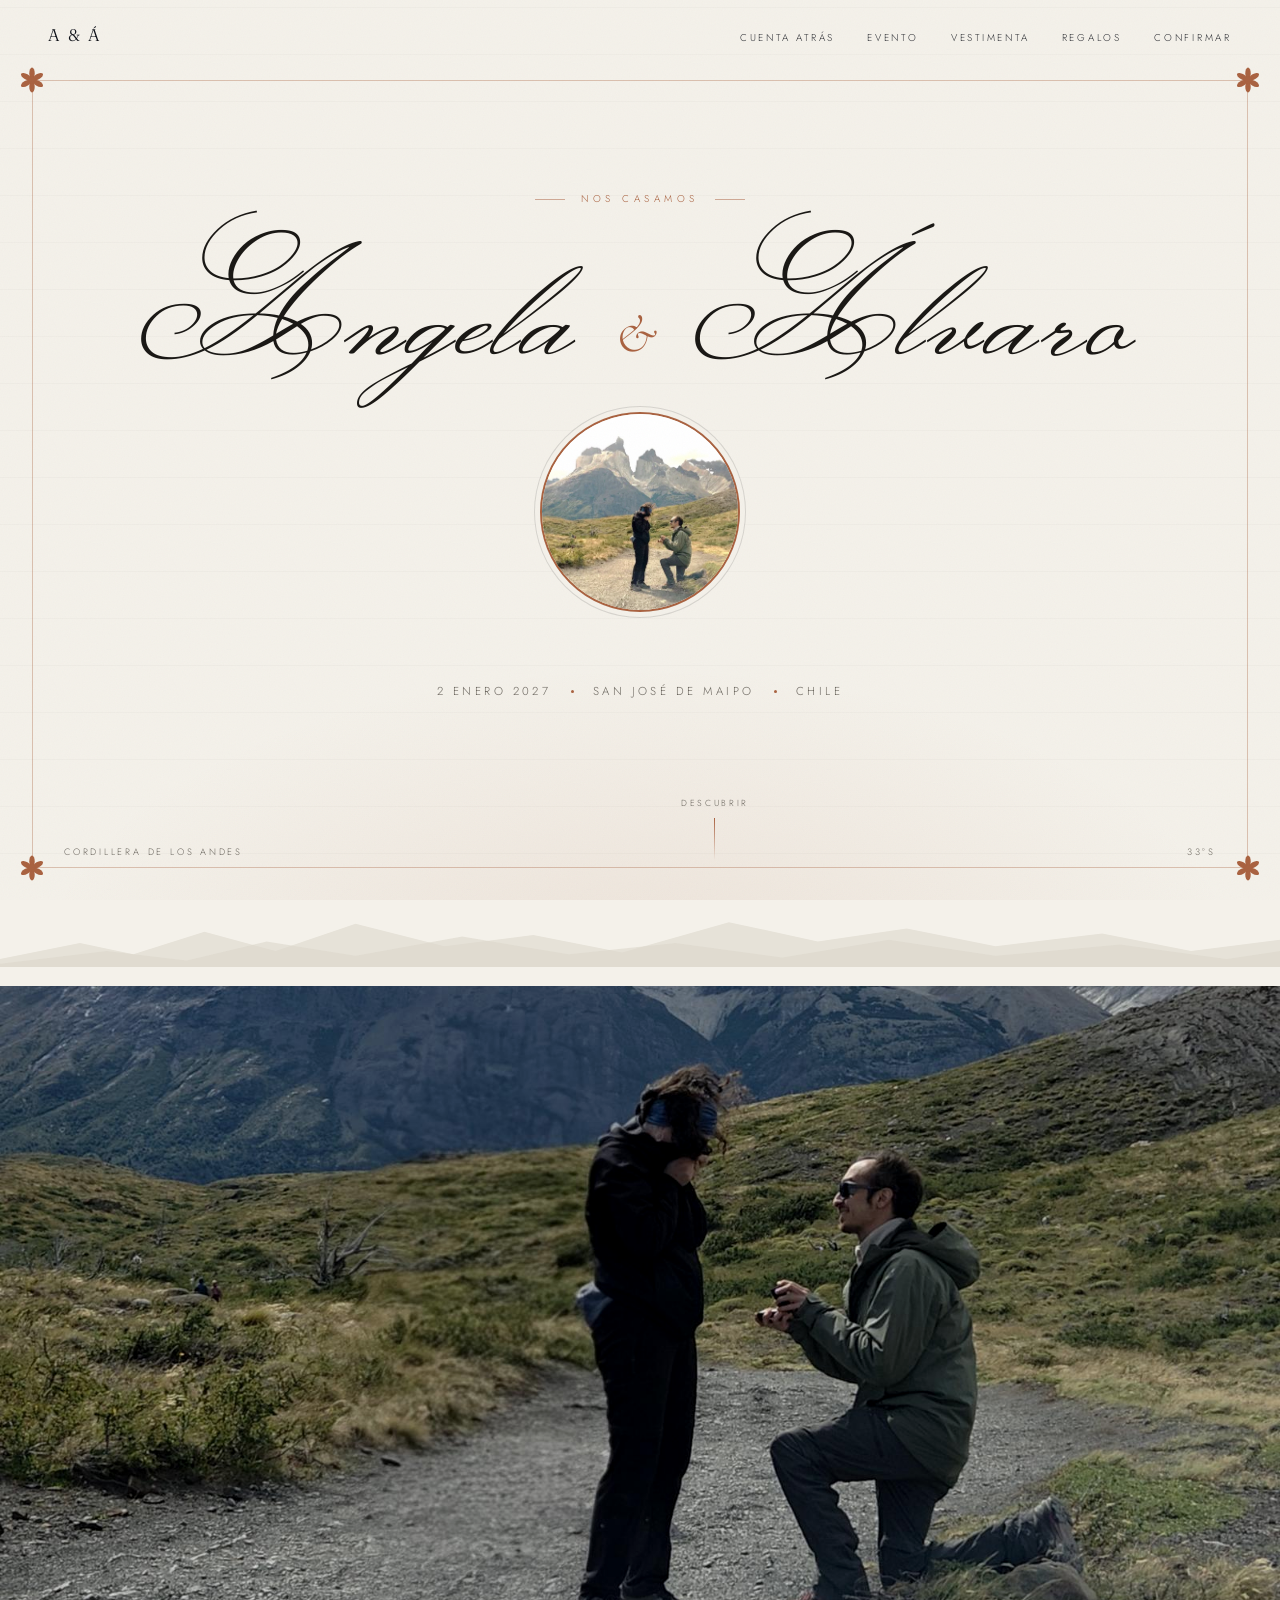
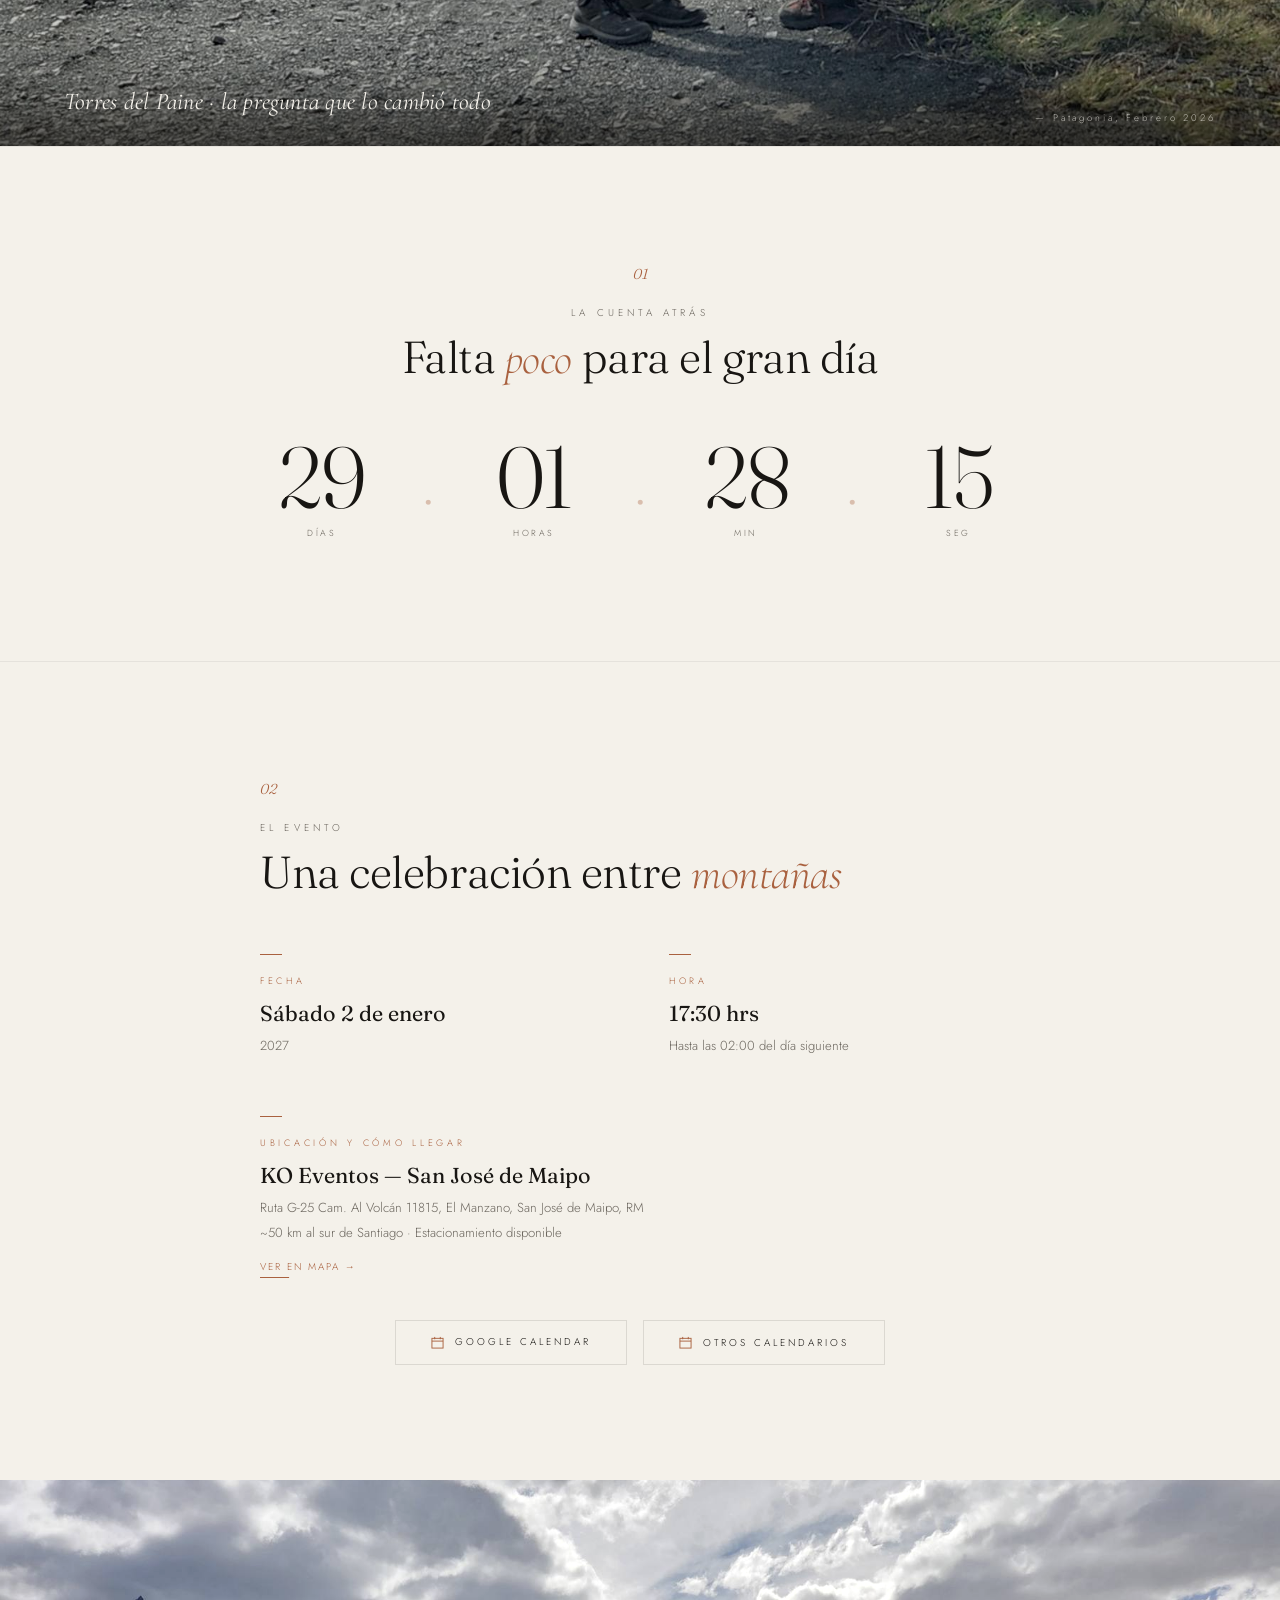
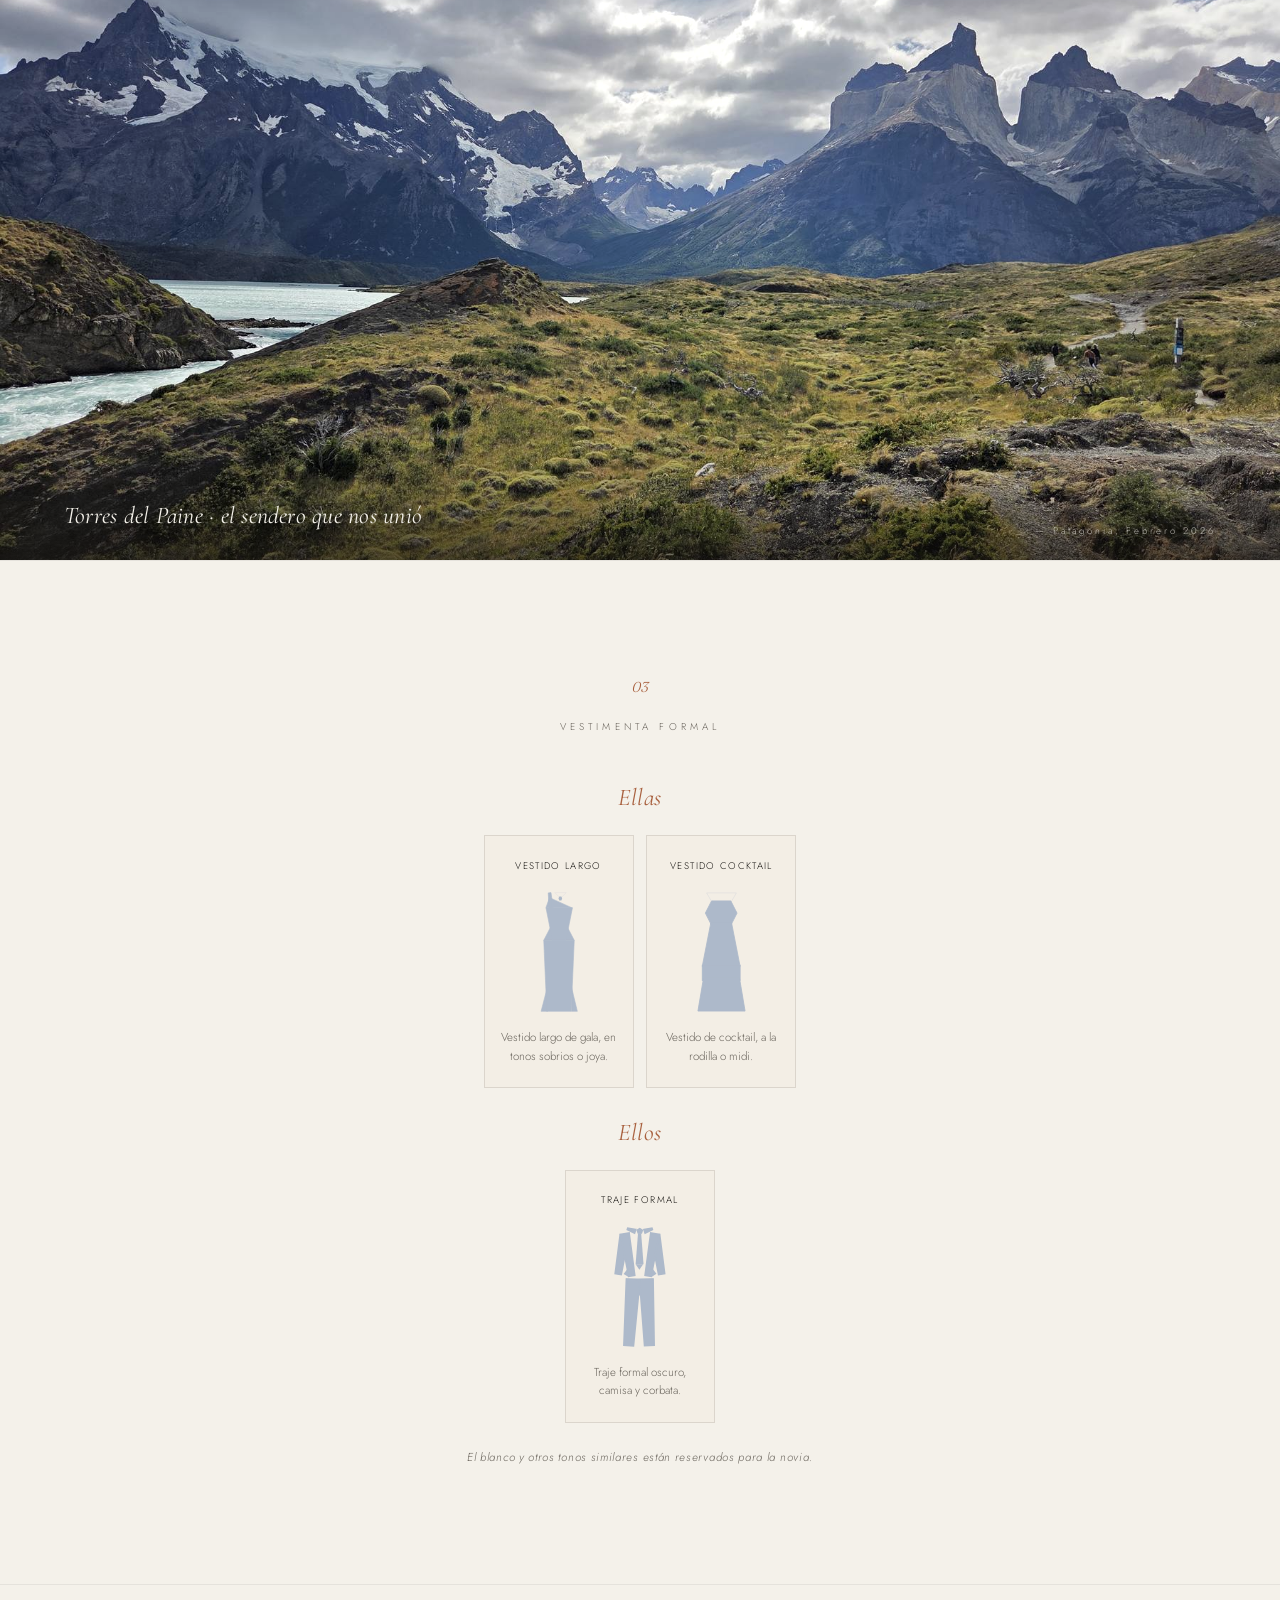
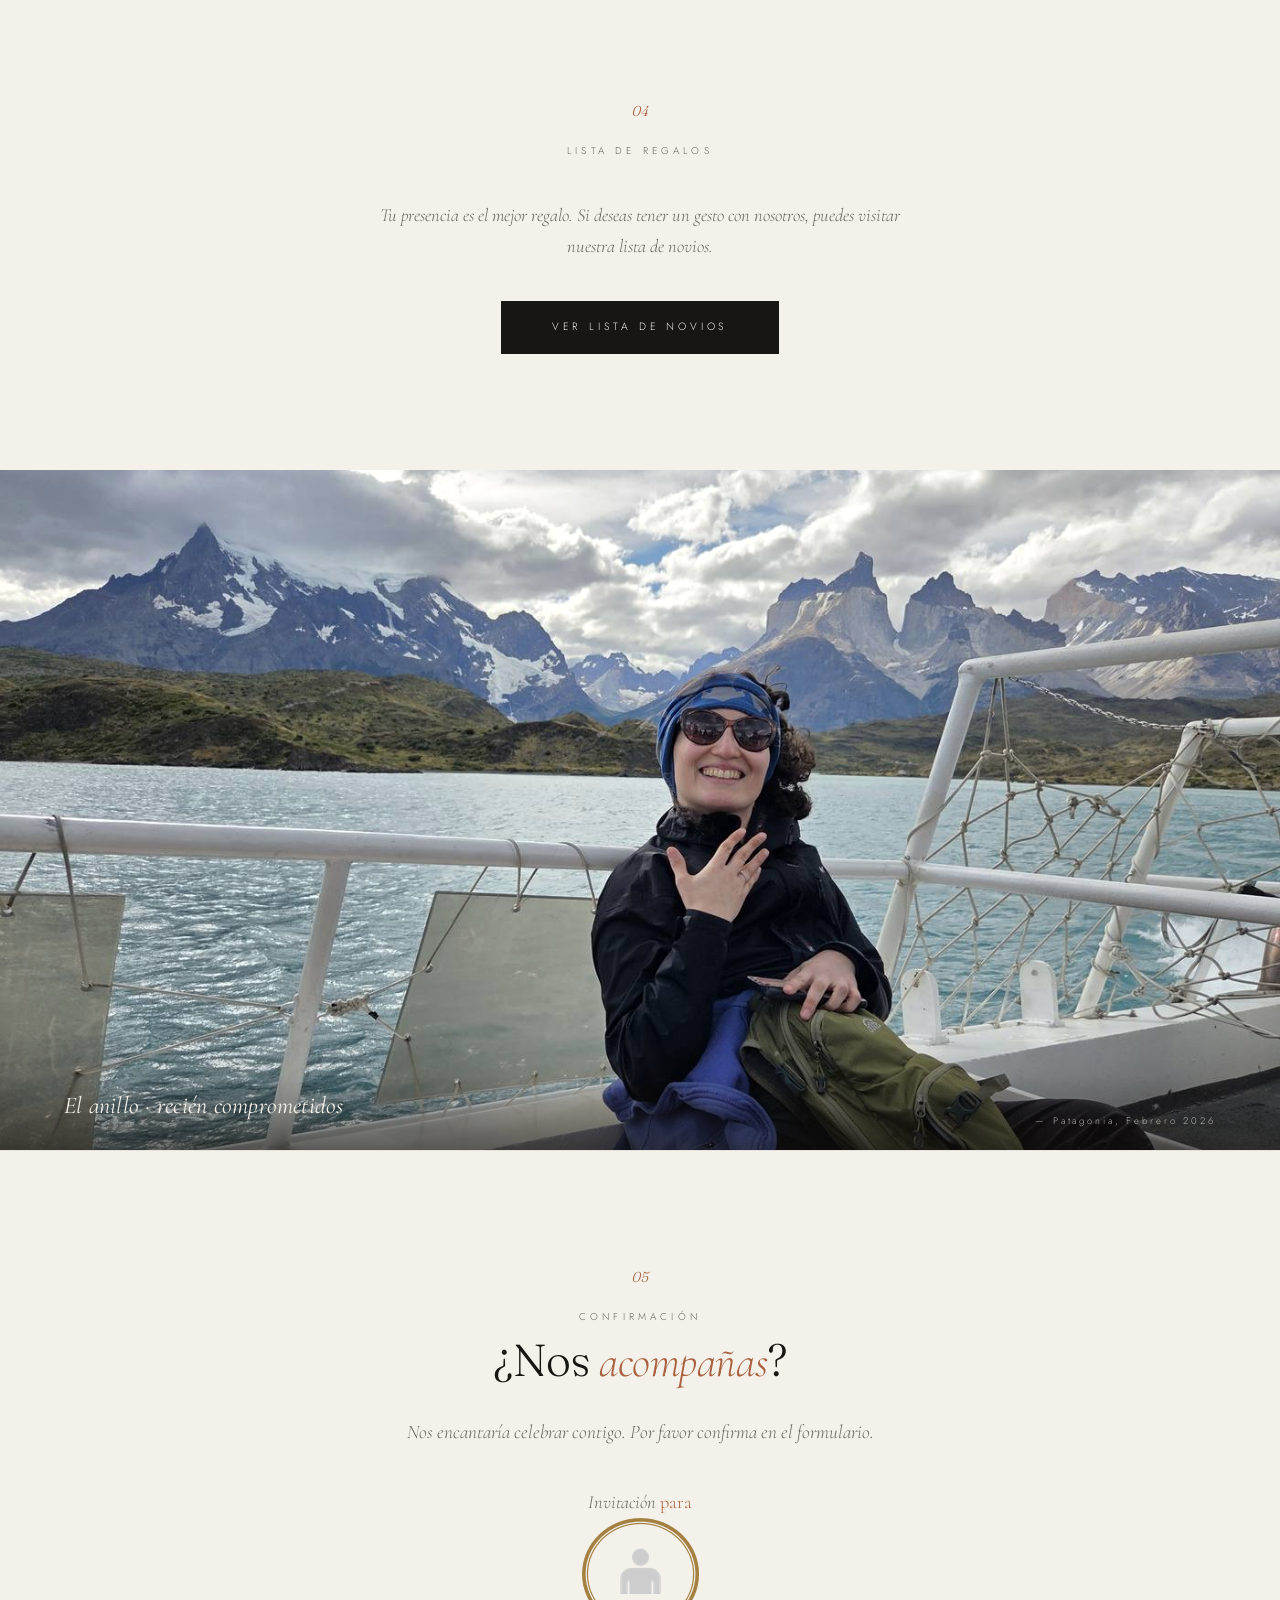
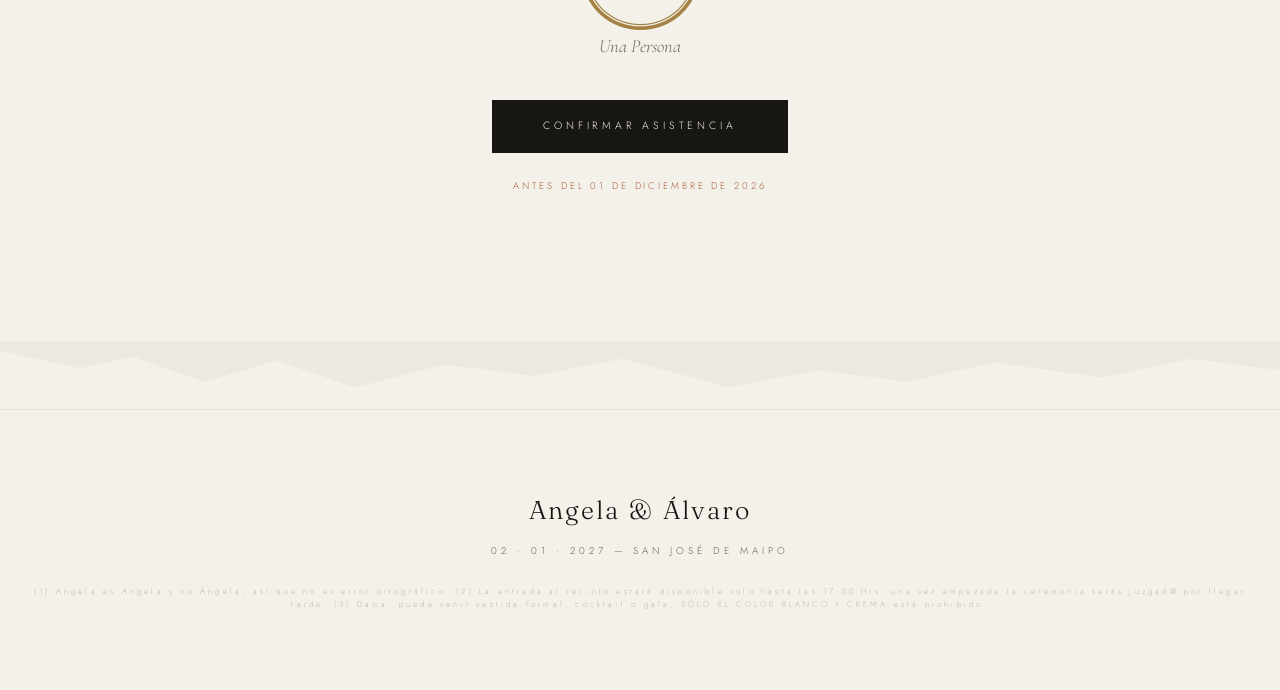
<file: src/color.html>
﻿<!DOCTYPE html>
<html lang="es">
<head>
<meta charset="UTF-8"/>
<meta name="viewport" content="width=device-width, initial-scale=1.0"/>
<title>Angela &amp; Álvaro · Enero 2027</title>
<meta name="description" content="Angela & Álvaro se casan el 2 de enero de 2027 en San José de Maipo, Chile. ¡Confirma tu asistencia!"/>
<meta name="theme-color" content="#f5f1ea"/>
<link rel="icon" href="data:image/svg+xml,%3Csvg xmlns='http://www.w3.org/2000/svg' viewBox='0 0 100 100'%3E%3Ctext y='.9em' font-size='90'%3E%F0%9F%92%8D%3C/text%3E%3C/svg%3E"/>
<meta property="og:type" content="website"/>
<meta property="og:title" content="Angela & Álvaro · Nos casamos"/>
<meta property="og:description" content="2 de enero de 2027 · San José de Maipo, Chile. ¡Confirma tu asistencia!"/>
<meta property="og:image" content="https://alvarogalvez.github.io/wedding_invites/assets/photos/ring.jpg"/>
<meta property="og:locale" content="es_CL"/>
<meta name="twitter:card" content="summary_large_image"/>
<link rel="preconnect" href="https://fonts.googleapis.com"/>
<link rel="preconnect" href="https://fonts.gstatic.com" crossorigin/>
<link href="https://fonts.googleapis.com/css2?family=Cormorant:ital,wght@0,300;0,400;0,500;1,300;1,400&family=Fraunces:ital,opsz,wght@0,9..144,300;0,9..144,400;1,9..144,300&family=Monsieur+La+Doulaise&family=Jost:wght@200;300;400;500&display=swap" rel="stylesheet"/>
<link rel="stylesheet" href="css/themes/color.css">
<link rel="stylesheet" href="css/main.css">
<style>
  .hero-names { font-family: 'Monsieur La Doulaise'; font-weight: 400; letter-spacing: 0.02em; }
  .hero-names .n { display: inline; }
  .hero-amp { display: inline; margin: 0 0.2em; }

  .hero-corners { position: absolute; inset: 0; pointer-events: none; z-index: 3; }
  .hc { position: absolute; width: 30px; height: 30px; color: var(--accent); fill: currentColor; }
  .hc.tl { top: calc(5rem - 15px); left: calc(clamp(1rem,3vw,2rem) - 15px); }
  .hc.tr { top: calc(5rem - 15px); right: calc(clamp(1rem,3vw,2rem) - 15px); }
  .hc.bl { bottom: calc(clamp(1rem,3vw,2rem) - 15px); left: calc(clamp(1rem,3vw,2rem) - 15px); }
  .hc.br { bottom: calc(clamp(1rem,3vw,2rem) - 15px); right: calc(clamp(1rem,3vw,2rem) - 15px); }

  .hero-photo {
    width: clamp(140px, 30vw, 200px);
    height: clamp(140px, 30vw, 200px);
    object-fit: cover;
    object-position: center 30%;
    border-radius: 50%;
    border: 2px solid var(--accent);
    box-shadow: 0 0 0 5px var(--paper), 0 0 0 6px rgba(0,0,0,0.12);
    margin: 2rem 0 1.6rem;
    opacity: 0;
    animation: fu 1.2s 0.7s forwards;
  }

  .hero::after {
    content: '';
    position: absolute;
    top: 5rem;
    left: clamp(1rem, 3vw, 2rem);
    right: clamp(1rem, 3vw, 2rem);
    bottom: clamp(1rem, 3vw, 2rem);
    border: 1px solid var(--accent);
    opacity: 0.35;
    pointer-events: none;
    z-index: 2;
  }

  @media (max-width: 680px) {
    .nav { flex-direction: column; align-items: center; gap: 0.5rem; padding: 0.9rem clamp(1rem, 4vw, 2rem); }
    .nav-links { display: flex; gap: 1.4rem; }
    .nav-links a { font-size: 0.5rem; letter-spacing: 0.2em; }
  }
</style>
</head>
<body>

<nav class="nav">
  <div class="nav-mono">A &amp; Á</div>
  <ul class="nav-links">
    <li><a href="#fecha">Cuenta Atrás</a></li>
    <li><a href="#evento">Evento</a></li>
    <li><a href="#vestimenta">Vestimenta</a></li>
    <li><a href="#regalos">Regalos</a></li>
    <li><a href="#rsvp">Confirmar</a></li>
  </ul>
</nav>

<!-- HERO -->
<header class="hero">
  <div class="hero-corners" aria-hidden="true">
    <svg class="hc tl" viewBox="0 0 22 22" xmlns="http://www.w3.org/2000/svg"><g transform="translate(11,11)"><ellipse cx="0" cy="-5" rx="2" ry="4.2"/><ellipse cx="0" cy="-5" rx="2" ry="4.2" transform="rotate(60)"/><ellipse cx="0" cy="-5" rx="2" ry="4.2" transform="rotate(120)"/><ellipse cx="0" cy="-5" rx="2" ry="4.2" transform="rotate(180)"/><ellipse cx="0" cy="-5" rx="2" ry="4.2" transform="rotate(240)"/><ellipse cx="0" cy="-5" rx="2" ry="4.2" transform="rotate(300)"/><circle r="2.4"/></g></svg>
    <svg class="hc tr" viewBox="0 0 22 22" xmlns="http://www.w3.org/2000/svg"><g transform="translate(11,11)"><ellipse cx="0" cy="-5" rx="2" ry="4.2"/><ellipse cx="0" cy="-5" rx="2" ry="4.2" transform="rotate(60)"/><ellipse cx="0" cy="-5" rx="2" ry="4.2" transform="rotate(120)"/><ellipse cx="0" cy="-5" rx="2" ry="4.2" transform="rotate(180)"/><ellipse cx="0" cy="-5" rx="2" ry="4.2" transform="rotate(240)"/><ellipse cx="0" cy="-5" rx="2" ry="4.2" transform="rotate(300)"/><circle r="2.4"/></g></svg>
    <svg class="hc bl" viewBox="0 0 22 22" xmlns="http://www.w3.org/2000/svg"><g transform="translate(11,11)"><ellipse cx="0" cy="-5" rx="2" ry="4.2"/><ellipse cx="0" cy="-5" rx="2" ry="4.2" transform="rotate(60)"/><ellipse cx="0" cy="-5" rx="2" ry="4.2" transform="rotate(120)"/><ellipse cx="0" cy="-5" rx="2" ry="4.2" transform="rotate(180)"/><ellipse cx="0" cy="-5" rx="2" ry="4.2" transform="rotate(240)"/><ellipse cx="0" cy="-5" rx="2" ry="4.2" transform="rotate(300)"/><circle r="2.4"/></g></svg>
    <svg class="hc br" viewBox="0 0 22 22" xmlns="http://www.w3.org/2000/svg"><g transform="translate(11,11)"><ellipse cx="0" cy="-5" rx="2" ry="4.2"/><ellipse cx="0" cy="-5" rx="2" ry="4.2" transform="rotate(60)"/><ellipse cx="0" cy="-5" rx="2" ry="4.2" transform="rotate(120)"/><ellipse cx="0" cy="-5" rx="2" ry="4.2" transform="rotate(180)"/><ellipse cx="0" cy="-5" rx="2" ry="4.2" transform="rotate(240)"/><ellipse cx="0" cy="-5" rx="2" ry="4.2" transform="rotate(300)"/><circle r="2.4"/></g></svg>
  </div>
  <div class="hero-grid">
    <div class="hero-kick">Nos casamos</div>
    <h1 class="hero-names">
      <span class="n n1">Angela</span>
      <span class="hero-amp">&amp;</span>
      <span class="n n2">Álvaro</span>
    </h1>
    <img class="hero-photo" src="assets/photos/foto-cuernos-del-paine.webp" alt="La propuesta · Torres del Paine">
    <div class="hero-meta">
      <span>2 Enero 2027</span><span class="dot"></span>
      <span>San José de Maipo</span><span class="dot"></span>
      <span>Chile</span>
    </div>
  </div>
  <div class="hero-foot">
    <span>Cordillera de los Andes</span>
    <div class="scroll-cue"><span class="sec-label" style="font-size:.55rem">Descubrir</span><div class="ln"></div></div>
    <span>33°S</span>
  </div>
</header>

<div class="mtn"><svg viewBox="0 0 1440 60" preserveAspectRatio="none"><path d="M0,60 L0,50 L90,30 L150,44 L230,16 L310,40 L400,6 L500,34 L600,20 L700,42 L820,4 L920,28 L1020,12 L1120,34 L1240,18 L1340,40 L1440,26 L1440,60 Z" fill="#e6e2d8"/><path d="M0,60 L0,56 L120,40 L210,52 L300,28 L400,46 L520,22 L640,44 L760,30 L880,48 L1000,26 L1120,46 L1260,32 L1380,50 L1440,40 L1440,60 Z" fill="#dcd7cb" opacity=".6"/></svg></div>

<!-- PHOTO: proposal -->
<figure class="ph tall">
  <img class="ph-img " src="assets/photos/proposal.jpg" alt="Torres del Paine · la pregunta que lo cambió todo" style="object-position:center 62%;"/>
  <figcaption class="ph-cap"><span class="t">Torres del Paine · la pregunta que lo cambió todo</span><span class="ix">— Patagonia, Febrero 2026</span></figcaption>
</figure>

<!-- COUNTDOWN -->
<section id="fecha" class="cd-sec">
  <div class="cd-wrap">
    <div class="cd-head rv">
      <span class="sec-num">01</span>
      <span class="sec-label">La cuenta atrás</span>
      <h2 class="sec-head">Falta <em>poco</em> para el gran día</h2>
    </div>
    <div class="cd-grid rv">
      <div class="cd-item"><span class="cd-num" id="d">--</span><span class="cd-lab">días</span></div>
      <span class="cd-sep">·</span>
      <div class="cd-item"><span class="cd-num" id="h">--</span><span class="cd-lab">horas</span></div>
      <span class="cd-sep">·</span>
      <div class="cd-item"><span class="cd-num" id="m">--</span><span class="cd-lab">min</span></div>
      <span class="cd-sep">·</span>
      <div class="cd-item"><span class="cd-num" id="s">--</span><span class="cd-lab">seg</span></div>
    </div>
  </div>
</section>

<!-- PHOTO: primer trek -->


<!-- DETAILS -->
<section id="evento" class="det-sec">
  <div class="det-wrap">
    <div class="det-top rv">
      <span class="sec-num">02</span>
      <span class="sec-label">El evento</span>
      <h2 class="sec-head">Una celebración entre <em>montañas</em></h2>
    </div>
    <div class="det-grid">
      <div class="det rv"><b></b><p class="k">Fecha</p><p class="v">Sábado 2 de enero</p><p class="s">2027</p></div>
      <div class="det rv"><b></b><p class="k">Hora</p><p class="v">17:30 hrs</p><p class="s">Hasta las 02:00 del día siguiente</p></div>
      <div class="det rv" style="grid-column:1/-1"><b></b><p class="k">Ubicación y cómo llegar</p><p class="v">KO Eventos — San José de Maipo</p><p class="s">Ruta G-25 Cam. Al Volcán 11815, El Manzano, San José de Maipo, RM<br>~50 km al sur de Santiago · Estacionamiento disponible</p><a class="map" href="https://maps.google.com/?q=KO+Eventos+Camino+Al+Volcan+11815+El+Manzano+San+Jose+de+Maipo" target="_blank">Ver en mapa →</a></div>
    </div>
    <div class="det-cal rv">
      <a class="cal-btn" href="https://calendar.google.com/calendar/render?action=TEMPLATE&text=Boda+de+Angela+%26+%C3%81lvaro&dates=20270102T173000/20270103T020000&ctz=America%2FSantiago&details=%C2%A1Nos+casamos%21+Te+esperamos+para+celebrar+juntos.+C%C3%B3digo+de+vestimenta%3A+Formal.&location=KO+Eventos%2C+Cam.+Al+Volc%C3%A1n+11815%2C+El+Manzano%2C+San+Jos%C3%A9+de+Maipo" target="_blank"><svg width="13" height="13" viewBox="0 0 14 14" fill="none"><rect x="1" y="2.5" width="12" height="10.5" stroke="currentColor" stroke-width="1"/><path d="M1 5.5h12M4 1v2.5M10 1v2.5" stroke="currentColor" stroke-width="1"/></svg><span>Google Calendar</span></a>
      <button class="cal-btn" onclick="addToCalendar()"><svg width="13" height="13" viewBox="0 0 14 14" fill="none"><rect x="1" y="2.5" width="12" height="10.5" stroke="currentColor" stroke-width="1"/><path d="M1 5.5h12M4 1v2.5M10 1v2.5" stroke="currentColor" stroke-width="1"/></svg><span>Otros calendarios</span></button>
    </div>
  </div>
</section>

<!-- PHOTO: panorama -->
<figure class="ph">
  <img class="ph-img " src="assets/photos/patagonia.jpg" alt="Torres del Paine · el sendero que nos unió" style="object-position:center 40%;"/>
  <figcaption class="ph-cap"><span class="t">Torres del Paine · el sendero que nos unió</span><span class="ix">— Patagonia, Febrero 2026</span></figcaption>
</figure>

<!-- DRESSCODE -->
<section id="vestimenta" class="dc-sec">
  <div class="dc">
    <div class="dc-top rv">
      <span class="sec-num">03</span>
      <span class="sec-label">Vestimenta Formal</span>
    </div>
    <div class="dc-groups rv">
      <div class="dc-group">
        <span class="dc-group-title">Ellas</span>
        <div class="dc-grid">
          <div class="dc-block">
            <span class="dc-block-title">Vestido largo</span>
            <img class="dc-svg" src="assets/photos/woman-dress-code-long-dress.svg" alt="Vestido largo">
            <p class="dc-note">Vestido largo de gala, en tonos sobrios o joya.</p>
          </div>
          <div class="dc-block">
            <span class="dc-block-title">Vestido cocktail</span>
            <img class="dc-svg" src="assets/photos/woman-dress-code-short-dress.svg" alt="Vestido cocktail">
            <p class="dc-note">Vestido de cocktail, a la rodilla o midi.</p>
          </div>
        </div>
      </div>
      <div class="dc-group">
        <span class="dc-group-title">Ellos</span>
        <div class="dc-grid">
          <div class="dc-block">
            <span class="dc-block-title">Traje formal</span>
            <img class="dc-svg" src="assets/photos/man-dress-code.svg" alt="Traje formal">
            <p class="dc-note">Traje formal oscuro, camisa y corbata.</p>
          </div>
        </div>
      </div>
    </div>
    <p class="dc-note dc-warning rv">El blanco y otros tonos similares están reservados para la novia.</p>
  </div>
</section>

<!-- PHOTO: cascada -->


<!-- GIFTS -->
<section id="regalos" class="gf-sec">
  <div class="gf">
    <div class="gf-top rv">
      <span class="sec-num">04</span>
      <span class="sec-label">Lista de regalos</span>
    </div>
    <p class="gf-note rv">Tu presencia es el mejor regalo. Si deseas tener un gesto con nosotros, puedes visitar nuestra lista de novios.</p>
    <a class="rsvp-cta rv" href="https://milistadenovios.cl/lista/angela-y-alvaro-enero-2027" target="_blank"><span>Ver lista de novios</span></a>
  </div>
</section>

<!-- PHOTO: angela anillo -->
<figure class="ph">
  <img class="ph-img " src="assets/photos/ring.jpg" alt="El anillo · Recién comprometidos" style="object-position:60% 38%;"/>
  <figcaption class="ph-cap"><span class="t">El anillo · recién comprometidos</span><span class="ix">— Patagonia, Febrero 2026</span></figcaption>
</figure>

<!-- RSVP -->
<section id="rsvp" class="rsvp">
  <div class="rsvp-wrap">
    <div class="rsvp-top rv">
      <span class="sec-num">05</span>
      <span class="sec-label">Confirmación</span>
      <h2 class="sec-head">¿Nos <em>acompañas</em>?</h2>
    </div>
    <p class="rsvp-intro rv">Nos encantaría celebrar contigo. Por favor confirma en el formulario.</p>
    <div class="rsvp-invite rv">
      <p class="ri-label">Invitación <em>para</em></p>
      <img class="rsvp-img" src="assets/photos/invite-single.png" alt="Invitación individual" width="117" height="112">
      <p class="ri-label">Una Persona</p>
    </div>
    <a class="rsvp-cta rv" href="https://docs.google.com/forms/d/e/1FAIpQLSdsEGXX7S9tuBf0P4NfkS9ldhpQCO2ttPHqfYj9qzyNF2Ul8g/viewform?usp=dialog" target="_blank"><span>Confirmar asistencia</span></a>
    <p class="rsvp-deadline rv">Antes del 01 de diciembre de 2026</p>
  </div>
</section>

<div class="mtn" style="transform:scaleY(-1)"><svg viewBox="0 0 1440 50" preserveAspectRatio="none"><path d="M0,50 L0,40 L90,22 L150,34 L230,8 L310,30 L400,2 L500,26 L600,14 L700,32 L820,2 L920,20 L1020,8 L1120,28 L1240,12 L1340,32 L1440,20 L1440,50 Z" fill="#e6e2d8" opacity=".5"/></svg></div>

<footer>
  <div class="foot-mono">Angela &amp; Álvaro</div>
  <div class="foot-date">02 · 01 · 2027 — San José de Maipo</div>
  <br>
  <div class="foot-note">(1) Angela es Angela y no Ángela, así que no es error ortográfico. (2) La entrada al recinto estará disponible solo hasta las 17:50 Hrs, una vez empezada la ceremonia serás juzgad@ por llegar tarde. (3) Dama: puede venir vestida formal, cocktail o gala, SÓLO EL COLOR BLANCO Y CREMA está prohibido.</div>
</footer>

<script src="js/main.js"></script>
</body>
</html>
</file>
<file: docs/css/themes/blue-gold.css>
:root {
  --paper:      #203b57;
  --paper-2:    #192e44;
  --ink:        #ecdfc2;
  --ink-soft:   #c9a84c;
  --mid:        #8fa8bf;
  --accent:     #c9933a;
  --accent-deep:#a8762a;
  --line:       rgba(201,147,58,0.22);
  --line-soft:  rgba(201,147,58,0.10);
}

/* Nav: deshabilitar blend mode oscuro → letras doradas */
.nav { mix-blend-mode: normal; }
.nav-mono { color: var(--accent); }
.nav-links a { color: var(--ink-soft); }
.nav-links a:hover { color: var(--accent); opacity: 1; }

/* Hero: resplandor dorado sutil en la base */
.hero::before {
  background:
    radial-gradient(ellipse 80% 60% at 50% 110%, rgba(201,147,58,0.14), transparent 60%),
    repeating-linear-gradient(0deg, transparent, transparent 46px, rgba(240,223,194,0.025) 46px, rgba(240,223,194,0.025) 47px);
}

/* Scroll-cue: degradado dorado */
.scroll-cue .ln { background: linear-gradient(var(--accent), transparent); }

/* Marco dorado en cada sección de contenido */
.det-sec .det-wrap, .dc-sec .dc, .gf-sec .gf, .rsvp .rsvp-wrap {
  position: relative;
  max-width: 680px;
  margin: 0 auto;
  padding: clamp(2.2rem, 5vw, 3.6rem);
  border: 1px solid rgba(201, 147, 58, 0.55);
  background: rgba(201, 147, 58, 0.025);
  /* doble filete: hairline dorado interior separado del borde */
  box-shadow: inset 0 0 0 4px var(--paper), inset 0 0 0 5px rgba(201, 147, 58, 0.30);
}

/* Quita el divisor superior entre secciones: los marcos ya separan */
.det-sec, .dc-sec, .gf-sec, .rsvp { border-top: none; }

@media (max-width: 480px) {
  .det-sec .det-wrap, .dc-sec .dc, .gf-sec .gf, .rsvp .rsvp-wrap { padding: 1.6rem; }
}
</file>
<file: docs/css/main.css>
﻿*,*::before,*::after{box-sizing:border-box;margin:0;padding:0}

html{scroll-behavior:smooth;-webkit-font-smoothing:antialiased}
body{
  background:var(--paper);
  color:var(--ink);
  font-family:'Jost',sans-serif;
  font-weight:300;
  overflow-x:hidden;
  line-height:1.6;
}
/* film-grain texture overlay */
body::after{
  content:'';
  position:fixed;inset:0;
  pointer-events:none;
  z-index:9999;
  opacity:0.035;
  background-image:url("data:image/svg+xml,%3Csvg xmlns='http://www.w3.org/2000/svg' width='120' height='120'%3E%3Cfilter id='n'%3E%3CfeTurbulence type='fractalNoise' baseFrequency='0.85' numOctaves='3'/%3E%3C/filter%3E%3Crect width='100%25' height='100%25' filter='url(%23n)'/%3E%3C/svg%3E");
}

/* ───── NAV ───── */
.nav{
  position:fixed;top:0;left:0;right:0;z-index:100;
  display:flex;align-items:center;justify-content:space-between;
  padding:1.4rem clamp(1.2rem,4vw,3rem);
  mix-blend-mode:difference;
  transition:padding .4s ease;
}
.nav-mono{
  font-family:'Fraunces',serif;
  font-weight:300;
  font-size:1.05rem;
  letter-spacing:0.12em;
  color:#fff;
}
.nav-links{display:flex;gap:2rem;list-style:none}
.nav-links a{
  font-family:'Jost',sans-serif;font-weight:300;
  font-size:0.62rem;letter-spacing:0.28em;text-transform:uppercase;
  color:#fff;text-decoration:none;opacity:0.85;transition:opacity .3s;
}
.nav-links a:hover{opacity:1}
@media(max-width:680px){.nav-links{display:none}}

/* ───── HERO ───── */
.hero{
  position:relative;min-height:100svh;
  display:grid;grid-template-rows:1fr auto;
  padding:6rem clamp(1.5rem,5vw,4rem) 2.5rem;
  overflow:hidden;
}
.hero::before{
  content:'';position:absolute;inset:0;z-index:0;
  background:
    radial-gradient(ellipse 80% 60% at 50% 110%,rgba(169,97,63,0.10),transparent 60%),
    repeating-linear-gradient(0deg,transparent,transparent 46px,rgba(40,36,30,0.025) 46px,rgba(40,36,30,0.025) 47px);
}
.hero-grid{
  position:relative;z-index:1;
  align-self:center;
  display:grid;
  justify-items:center;
  text-align:center;
  width:100%;
}
.hero-kick{
  display:flex;align-items:center;gap:1rem;
  font-family:'Jost',sans-serif;font-weight:300;
  font-size:0.62rem;letter-spacing:0.45em;text-transform:uppercase;
  color:var(--accent);margin-bottom:2.5rem;
  opacity:0;animation:fu 1s .2s forwards;
}
.hero-kick::before,.hero-kick::after{content:'';width:30px;height:1px;background:var(--accent);opacity:0.5}
.hero-names{
  font-family:'Fraunces',serif;
  font-weight:300;
  font-size:clamp(3.6rem,12vw,9rem);
  line-height:0.92;
  letter-spacing:-0.015em;
  color:var(--ink);
}
.hero-names .n{display:block;opacity:0;animation:fu 1.2s forwards}
.hero-names .n1{animation-delay:.4s}
.hero-names .n2{animation-delay:.62s}
.hero-amp{
  font-family:'Cormorant',serif;font-style:italic;font-weight:300;
  font-size:clamp(1.8rem,5vw,3.4rem);
  color:var(--accent);
  display:block;margin:0.12em 0;
  opacity:0;animation:fu 1.2s .52s forwards;
}
.hero-meta{
  margin-top:2.8rem;
  display:flex;align-items:center;gap:1.2rem;flex-wrap:wrap;justify-content:center;
  font-family:'Jost',sans-serif;font-weight:300;
  font-size:0.72rem;letter-spacing:0.3em;text-transform:uppercase;
  color:var(--mid);
  opacity:0;animation:fu 1s .82s forwards;
}
.hero-meta .dot{width:3px;height:3px;border-radius:50%;background:var(--accent)}
.hero-foot{
  position:relative;z-index:1;
  display:flex;align-items:flex-end;justify-content:space-between;
  opacity:0;animation:fu 1s 1.2s forwards;
}
.hero-foot span{
  font-family:'Jost',sans-serif;font-weight:300;
  font-size:0.58rem;letter-spacing:0.3em;text-transform:uppercase;color:var(--mid);
}
.scroll-cue{display:flex;flex-direction:column;align-items:center;gap:.5rem}
.scroll-cue .ln{width:1px;height:42px;background:linear-gradient(var(--accent),transparent);animation:sp 2.4s 1.6s ease-in-out infinite}
@keyframes sp{0%,100%{opacity:.4;transform:scaleY(1)}50%{opacity:1;transform:scaleY(1.2)}}

/* ───── SECTION SHELL ───── */
section{position:relative;padding:clamp(4.5rem,9vw,8rem) clamp(1.5rem,5vw,4rem);border-top:1px solid var(--line-soft)}
.sec-num{
  font-family:'Fraunces',serif;font-style:italic;font-weight:300;
  font-size:0.9rem;color:var(--accent);
  display:block;margin-bottom:0.8rem;
}
.sec-label{
  font-family:'Jost',sans-serif;font-weight:300;
  font-size:0.62rem;letter-spacing:0.42em;text-transform:uppercase;
  color:var(--mid);
}
.sec-head{
  font-family:'Fraunces',serif;font-weight:300;
  font-size:clamp(1.8rem,4.5vw,2.8rem);
  line-height:1.1;letter-spacing:-0.01em;
  margin-top:0.5rem;
}
.sec-head em{font-family:'Cormorant',serif;font-style:italic;color:var(--accent)}

/* ───── PHOTO BANDS ───── */
.ph{position:relative;overflow:hidden;line-height:0;background:var(--paper-2)}
.ph-img{
  width:100%;height:clamp(360px,62vw,680px);object-fit:cover;display:block;
  filter:saturate(0.9) contrast(1.04);
  transition:transform 1.6s cubic-bezier(.2,.7,.2,1);
}
.ph:hover .ph-img{transform:scale(1.04)}
.ph-cap{
  position:absolute;left:0;right:0;bottom:0;
  padding:4rem clamp(1.5rem,5vw,4rem) 1.8rem;
  background:linear-gradient(to top,rgba(20,18,14,.62),rgba(20,18,14,.12) 60%,transparent);
  display:flex;align-items:flex-end;justify-content:space-between;gap:1rem;
}
.ph-cap .t{
  font-family:'Cormorant',serif;font-style:italic;font-weight:400;
  font-size:clamp(1.05rem,2.6vw,1.5rem);
  color:#f4f1ea;letter-spacing:0.01em;line-height:1.3;
}
.ph-cap .ix{
  font-family:'Jost',sans-serif;font-weight:300;
  font-size:0.6rem;letter-spacing:0.3em;color:rgba(244,241,234,.7);
  white-space:nowrap;
}
/* tall portrait band */
.ph.tall .ph-img{height:clamp(440px,90vw,760px);}

/* ───── COUNTDOWN ───── */
.cd-wrap{max-width:760px;margin:0 auto;text-align:center}
.cd-head{margin-bottom:3.4rem}
.cd-grid{display:flex;justify-content:center;align-items:flex-start;gap:clamp(.6rem,3vw,2.4rem);flex-wrap:nowrap}
.cd-item{display:flex;flex-direction:column;align-items:center;gap:.6rem;flex:1;max-width:130px}
.cd-num{
  font-family:'Fraunces',serif;font-weight:300;
  font-size:clamp(2.6rem,9vw,5.4rem);line-height:.9;
  font-variant-numeric:tabular-nums;letter-spacing:-0.02em;
}
.cd-lab{font-family:'Jost',sans-serif;font-weight:300;font-size:0.55rem;letter-spacing:0.28em;text-transform:uppercase;color:var(--mid)}
.cd-sep{font-family:'Cormorant',serif;font-size:clamp(2rem,6vw,4rem);color:var(--accent);opacity:.35;align-self:flex-start;padding-top:.08em}
@media(max-width:520px){.cd-sep{display:none}.cd-grid{gap:1rem}.cd-item{max-width:none}}

/* ───── DETAILS ───── */
.det-wrap{max-width:760px;margin:0 auto}
.det-top{margin-bottom:3.4rem}
.det-grid{display:grid;grid-template-columns:1fr 1fr;gap:clamp(2rem,5vw,3.6rem)}
@media(max-width:560px){.det-grid{grid-template-columns:1fr;gap:2.4rem}}
.det b{display:block;width:22px;height:1px;background:var(--accent);margin-bottom:1.2rem}
.det .k{font-family:'Jost',sans-serif;font-weight:300;font-size:0.58rem;letter-spacing:0.4em;text-transform:uppercase;color:var(--accent);margin-bottom:.7rem}
.det .v{font-family:'Fraunces',serif;font-weight:400;font-size:1.35rem;line-height:1.25;margin-bottom:.45rem}
.det .s{font-family:'Jost',sans-serif;font-weight:300;font-size:0.82rem;line-height:1.85;color:var(--mid)}
.det a.map{
  display:inline-flex;align-items:center;gap:.5rem;margin-top:.9rem;
  font-family:'Jost',sans-serif;font-weight:300;font-size:0.62rem;letter-spacing:0.2em;text-transform:uppercase;
  color:var(--accent);text-decoration:none;position:relative;padding-bottom:3px;
}
.det a.map::after{content:'';position:absolute;left:0;bottom:0;width:100%;height:1px;background:var(--accent);transform:scaleX(.3);transform-origin:left;transition:transform .4s}
.det a.map:hover::after{transform:scaleX(1)}

/* ───── DRESSCODE ───── */
.dc{max-width:560px;margin:0 auto;text-align:center}
.dc-top{margin-bottom:2.6rem}
.dc-badge{display:inline-block;padding:2.2rem 3.6rem;border:1px solid var(--line);position:relative;margin-bottom:1.8rem}
.dc-badge::before,.dc-badge::after{content:'';position:absolute;width:14px;height:14px;border-color:var(--accent);border-style:solid}
.dc-badge::before{top:-1px;left:-1px;border-width:1px 0 0 1px}
.dc-badge::after{bottom:-1px;right:-1px;border-width:0 1px 1px 0}
.dc-word{font-family:'Cormorant',serif;font-style:italic;font-weight:400;font-size:2.4rem;letter-spacing:.03em}
.dc-note{font-family:'Jost',sans-serif;font-weight:300;font-size:0.82rem;line-height:2;color:var(--mid)}
.dc-note strong{font-weight:400;color:var(--ink)}
.dc-img{width:100%;max-width:380px;margin:2rem auto 0;display:block;border-radius:2px}
.dc-warning{margin-top:1.4rem;font-size:0.72rem;letter-spacing:0.06em;font-style:italic;color:var(--mid)}

/* Dress code — Ellas y Ellos en la misma línea (apilan si falta espacio) */
.dc-groups{display:flex;flex-wrap:wrap;justify-content:center;align-items:flex-start;gap:1.6rem 2.4rem;margin:0 auto}
.dc-group{text-align:center}
.dc-group-title{
  display:block;margin-bottom:1.1rem;
  font-family:'Cormorant',serif;font-style:italic;font-weight:400;
  font-size:1.5rem;letter-spacing:.02em;color:var(--accent);
}
.dc-grid{display:flex;gap:.8rem;justify-content:center;align-items:stretch}
.dc-block{
  flex:0 1 150px;min-width:0;
  border:1px solid var(--line);background:rgba(201,147,58,0.03);
  display:flex;flex-direction:column;align-items:center;gap:1rem;
  padding:1.4rem .9rem;
}
.dc-block-title{
  font-family:'Jost',sans-serif;font-weight:300;
  font-size:0.6rem;letter-spacing:0.14em;text-transform:uppercase;
  color:var(--ink);line-height:1.5;
}
.dc-svg{height:120px;width:auto;max-width:100%;display:block;margin-top:.2rem;transition:transform 1.6s cubic-bezier(.2,.7,.2,1)}
.dc-block:hover .dc-svg{transform:scale(1.08)}
/* Móvil (sin hover): zoom Ken Burns lento y continuo, desfasado entre bloques */
@keyframes kb-dc{from{transform:scale(1)}to{transform:scale(1.08)}}
@media(hover:none){
  .dc-svg{animation:kb-dc 8s ease-in-out infinite alternate}
  .dc-block:nth-child(2) .dc-svg{animation-delay:-2.7s}
  .dc-block:nth-child(3) .dc-svg{animation-delay:-5.3s}
}
.dc-block .dc-note{margin:0;text-align:center;font-size:0.72rem;line-height:1.6}
@media(max-width:560px){
  .dc-groups{flex-direction:column;align-items:center}
  .dc-grid{flex-direction:column;align-items:center}
  .dc-block{flex-basis:auto;width:100%;max-width:260px}
}

/* ───── GIFTS ───── */
.gf{max-width:560px;margin:0 auto;text-align:center}
.gf-top{margin-bottom:2.4rem}
.gf-note{font-family:'Cormorant',serif;font-style:italic;font-size:1.15rem;line-height:1.7;color:var(--mid);margin-bottom:2.4rem}
.gf-card{border:1px solid var(--line);padding:2.4rem clamp(1.5rem,5vw,2.8rem);text-align:left;position:relative}
.gf-card::before{content:'';position:absolute;top:-1px;left:-1px;width:14px;height:14px;border:1px solid var(--accent);border-width:1px 0 0 1px}
.gf-card::after{content:'';position:absolute;bottom:-1px;right:-1px;width:14px;height:14px;border:1px solid var(--accent);border-width:0 1px 1px 0}
.gf-row{display:grid;gap:1.2rem}
.gf-row .k{font-family:'Jost',sans-serif;font-weight:300;font-size:0.55rem;letter-spacing:0.4em;text-transform:uppercase;color:var(--accent);margin-bottom:.35rem}
.gf-row .v{font-family:'Jost',sans-serif;font-weight:300;font-size:0.92rem;color:var(--ink)}
.gf-row .v.big{font-family:'Fraunces',serif;font-weight:400;font-size:1.25rem}
.gf-divider{height:1px;background:var(--line-soft);margin:.2rem 0}

/* ───── RSVP ───── */
.rsvp{text-align:center;padding-bottom:clamp(5rem,10vw,9rem)}
.rsvp-wrap{max-width:540px;margin:0 auto}
.rsvp-top{margin-bottom:1.8rem}
.rsvp-intro{font-family:'Cormorant',serif;font-style:italic;font-size:1.2rem;line-height:1.7;color:var(--mid);margin-bottom:2.6rem}
.rsvp-intro strong{font-style:normal;font-weight:400;color:var(--ink)}
.rsvp-invite{display:flex;flex-direction:column;align-items:center;gap:.3rem;margin:0 0 2.6rem}
.rsvp-img{display:block;width:117px;height:auto;margin:0}
.ri-label{font-family:'Cormorant',serif;font-style:italic;font-size:1.15rem;line-height:1.25;color:var(--mid)}
.ri-label em{font-style:normal;color:var(--accent)}
.rsvp-cta{
  display:inline-flex;align-items:center;gap:.9rem;
  padding:1.15rem 3.2rem;background:var(--ink);color:var(--paper);
  text-decoration:none;font-family:'Jost',sans-serif;font-weight:300;
  font-size:0.66rem;letter-spacing:0.36em;text-transform:uppercase;
  position:relative;overflow:hidden;transition:color .4s;
}
.rsvp-cta span{position:relative;z-index:1}
.rsvp-cta::before{content:'';position:absolute;inset:0;background:var(--accent);transform:translateY(101%);transition:transform .45s cubic-bezier(.5,0,.2,1)}
.rsvp-cta:hover::before{transform:translateY(0)}
.rsvp-deadline{margin-top:1.6rem;font-family:'Jost',sans-serif;font-weight:300;font-size:0.6rem;letter-spacing:0.3em;text-transform:uppercase;color:var(--accent)}

/* ───── FOOTER ───── */
footer{padding:clamp(3rem,7vw,5rem) 2rem;text-align:center;border-top:1px solid var(--line-soft)}
.foot-mono{font-family:'Fraunces',serif;font-weight:300;font-size:1.6rem;letter-spacing:.08em;margin-bottom:.8rem}
.foot-date{font-family:'Jost',sans-serif;font-weight:300;font-size:0.62rem;letter-spacing:0.4em;text-transform:uppercase;color:var(--mid)}
.foot-note{font-family:'Jost',sans-serif;font-weight:150;font-size:0.5rem;letter-spacing:0.4em;color:var(--mid)}

/* mountain rule — línea de cordillera como trazo fino con desvanecido lateral */
.mtn{width:100%;line-height:0;display:block;overflow:hidden;padding:1.2rem 0}
.mtn svg{width:100%;height:48px;display:block}
.mtn-mid{padding:0 0 .5rem}


/* calendar button */
.det-cal{margin-top:2.6rem;display:flex;justify-content:center;gap:1rem;flex-wrap:wrap}
.cal-btn{
  display:inline-flex;align-items:center;gap:.7rem;cursor:pointer;
  padding:.85rem 2.2rem;background:transparent;color:var(--ink);
  border:1px solid var(--line);
  font-family:'Jost',sans-serif;font-weight:300;
  font-size:0.62rem;letter-spacing:0.3em;text-transform:uppercase;
  transition:border-color .35s,color .35s;
  text-decoration:none;
}
.cal-btn svg{color:var(--accent);transition:color .35s}
.cal-btn:hover{border-color:var(--accent);color:var(--accent)}

/* reveal */
.rv{opacity:0;transform:translateY(26px);transition:opacity .9s cubic-bezier(.2,.7,.2,1),transform .9s cubic-bezier(.2,.7,.2,1)}
.rv.in{opacity:1;transform:none}
@keyframes fu{from{opacity:0;transform:translateY(20px)}to{opacity:1;transform:none}}
</file>
<file: src/css/themes/blue-gold.css>
:root {
  --paper:      #203b57;
  --paper-2:    #192e44;
  --ink:        #ecdfc2;
  --ink-soft:   #c9a84c;
  --mid:        #8fa8bf;
  --accent:     #c9933a;
  --accent-deep:#a8762a;
  --line:       rgba(201,147,58,0.22);
  --line-soft:  rgba(201,147,58,0.10);
}

/* Nav: deshabilitar blend mode oscuro → letras doradas */
.nav { mix-blend-mode: normal; }
.nav-mono { color: var(--accent); }
.nav-links a { color: var(--ink-soft); }
.nav-links a:hover { color: var(--accent); opacity: 1; }

/* Hero: resplandor dorado sutil en la base */
.hero::before {
  background:
    radial-gradient(ellipse 80% 60% at 50% 110%, rgba(201,147,58,0.14), transparent 60%),
    repeating-linear-gradient(0deg, transparent, transparent 46px, rgba(240,223,194,0.025) 46px, rgba(240,223,194,0.025) 47px);
}

/* Scroll-cue: degradado dorado */
.scroll-cue .ln { background: linear-gradient(var(--accent), transparent); }

/* Marco dorado en cada sección de contenido */
.det-sec .det-wrap, .dc-sec .dc, .gf-sec .gf, .rsvp .rsvp-wrap {
  position: relative;
  max-width: 680px;
  margin: 0 auto;
  padding: clamp(2.2rem, 5vw, 3.6rem);
  border: 1px solid rgba(201, 147, 58, 0.55);
  background: rgba(201, 147, 58, 0.025);
  /* doble filete: hairline dorado interior separado del borde */
  box-shadow: inset 0 0 0 4px var(--paper), inset 0 0 0 5px rgba(201, 147, 58, 0.30);
}

/* Quita el divisor superior entre secciones: los marcos ya separan */
.det-sec, .dc-sec, .gf-sec, .rsvp { border-top: none; }

@media (max-width: 480px) {
  .det-sec .det-wrap, .dc-sec .dc, .gf-sec .gf, .rsvp .rsvp-wrap { padding: 1.6rem; }
}
</file>
<file: src/css/main.css>
﻿*,*::before,*::after{box-sizing:border-box;margin:0;padding:0}

html{scroll-behavior:smooth;-webkit-font-smoothing:antialiased}
body{
  background:var(--paper);
  color:var(--ink);
  font-family:'Jost',sans-serif;
  font-weight:300;
  overflow-x:hidden;
  line-height:1.6;
}
/* film-grain texture overlay */
body::after{
  content:'';
  position:fixed;inset:0;
  pointer-events:none;
  z-index:9999;
  opacity:0.035;
  background-image:url("data:image/svg+xml,%3Csvg xmlns='http://www.w3.org/2000/svg' width='120' height='120'%3E%3Cfilter id='n'%3E%3CfeTurbulence type='fractalNoise' baseFrequency='0.85' numOctaves='3'/%3E%3C/filter%3E%3Crect width='100%25' height='100%25' filter='url(%23n)'/%3E%3C/svg%3E");
}

/* ───── NAV ───── */
.nav{
  position:fixed;top:0;left:0;right:0;z-index:100;
  display:flex;align-items:center;justify-content:space-between;
  padding:1.4rem clamp(1.2rem,4vw,3rem);
  mix-blend-mode:difference;
  transition:padding .4s ease;
}
.nav-mono{
  font-family:'Fraunces',serif;
  font-weight:300;
  font-size:1.05rem;
  letter-spacing:0.12em;
  color:#fff;
}
.nav-links{display:flex;gap:2rem;list-style:none}
.nav-links a{
  font-family:'Jost',sans-serif;font-weight:300;
  font-size:0.62rem;letter-spacing:0.28em;text-transform:uppercase;
  color:#fff;text-decoration:none;opacity:0.85;transition:opacity .3s;
}
.nav-links a:hover{opacity:1}
@media(max-width:680px){.nav-links{display:none}}

/* ───── HERO ───── */
.hero{
  position:relative;min-height:100svh;
  display:grid;grid-template-rows:1fr auto;
  padding:6rem clamp(1.5rem,5vw,4rem) 2.5rem;
  overflow:hidden;
}
.hero::before{
  content:'';position:absolute;inset:0;z-index:0;
  background:
    radial-gradient(ellipse 80% 60% at 50% 110%,rgba(169,97,63,0.10),transparent 60%),
    repeating-linear-gradient(0deg,transparent,transparent 46px,rgba(40,36,30,0.025) 46px,rgba(40,36,30,0.025) 47px);
}
.hero-grid{
  position:relative;z-index:1;
  align-self:center;
  display:grid;
  justify-items:center;
  text-align:center;
  width:100%;
}
.hero-kick{
  display:flex;align-items:center;gap:1rem;
  font-family:'Jost',sans-serif;font-weight:300;
  font-size:0.62rem;letter-spacing:0.45em;text-transform:uppercase;
  color:var(--accent);margin-bottom:2.5rem;
  opacity:0;animation:fu 1s .2s forwards;
}
.hero-kick::before,.hero-kick::after{content:'';width:30px;height:1px;background:var(--accent);opacity:0.5}
.hero-names{
  font-family:'Fraunces',serif;
  font-weight:300;
  font-size:clamp(3.6rem,12vw,9rem);
  line-height:0.92;
  letter-spacing:-0.015em;
  color:var(--ink);
}
.hero-names .n{display:block;opacity:0;animation:fu 1.2s forwards}
.hero-names .n1{animation-delay:.4s}
.hero-names .n2{animation-delay:.62s}
.hero-amp{
  font-family:'Cormorant',serif;font-style:italic;font-weight:300;
  font-size:clamp(1.8rem,5vw,3.4rem);
  color:var(--accent);
  display:block;margin:0.12em 0;
  opacity:0;animation:fu 1.2s .52s forwards;
}
.hero-meta{
  margin-top:2.8rem;
  display:flex;align-items:center;gap:1.2rem;flex-wrap:wrap;justify-content:center;
  font-family:'Jost',sans-serif;font-weight:300;
  font-size:0.72rem;letter-spacing:0.3em;text-transform:uppercase;
  color:var(--mid);
  opacity:0;animation:fu 1s .82s forwards;
}
.hero-meta .dot{width:3px;height:3px;border-radius:50%;background:var(--accent)}
.hero-foot{
  position:relative;z-index:1;
  display:flex;align-items:flex-end;justify-content:space-between;
  opacity:0;animation:fu 1s 1.2s forwards;
}
.hero-foot span{
  font-family:'Jost',sans-serif;font-weight:300;
  font-size:0.58rem;letter-spacing:0.3em;text-transform:uppercase;color:var(--mid);
}
.scroll-cue{display:flex;flex-direction:column;align-items:center;gap:.5rem}
.scroll-cue .ln{width:1px;height:42px;background:linear-gradient(var(--accent),transparent);animation:sp 2.4s 1.6s ease-in-out infinite}
@keyframes sp{0%,100%{opacity:.4;transform:scaleY(1)}50%{opacity:1;transform:scaleY(1.2)}}

/* ───── SECTION SHELL ───── */
section{position:relative;padding:clamp(4.5rem,9vw,8rem) clamp(1.5rem,5vw,4rem);border-top:1px solid var(--line-soft)}
.sec-num{
  font-family:'Fraunces',serif;font-style:italic;font-weight:300;
  font-size:0.9rem;color:var(--accent);
  display:block;margin-bottom:0.8rem;
}
.sec-label{
  font-family:'Jost',sans-serif;font-weight:300;
  font-size:0.62rem;letter-spacing:0.42em;text-transform:uppercase;
  color:var(--mid);
}
.sec-head{
  font-family:'Fraunces',serif;font-weight:300;
  font-size:clamp(1.8rem,4.5vw,2.8rem);
  line-height:1.1;letter-spacing:-0.01em;
  margin-top:0.5rem;
}
.sec-head em{font-family:'Cormorant',serif;font-style:italic;color:var(--accent)}

/* ───── PHOTO BANDS ───── */
.ph{position:relative;overflow:hidden;line-height:0;background:var(--paper-2)}
.ph-img{
  width:100%;height:clamp(360px,62vw,680px);object-fit:cover;display:block;
  filter:saturate(0.9) contrast(1.04);
  transition:transform 1.6s cubic-bezier(.2,.7,.2,1);
}
.ph:hover .ph-img{transform:scale(1.04)}
.ph-cap{
  position:absolute;left:0;right:0;bottom:0;
  padding:4rem clamp(1.5rem,5vw,4rem) 1.8rem;
  background:linear-gradient(to top,rgba(20,18,14,.62),rgba(20,18,14,.12) 60%,transparent);
  display:flex;align-items:flex-end;justify-content:space-between;gap:1rem;
}
.ph-cap .t{
  font-family:'Cormorant',serif;font-style:italic;font-weight:400;
  font-size:clamp(1.05rem,2.6vw,1.5rem);
  color:#f4f1ea;letter-spacing:0.01em;line-height:1.3;
}
.ph-cap .ix{
  font-family:'Jost',sans-serif;font-weight:300;
  font-size:0.6rem;letter-spacing:0.3em;color:rgba(244,241,234,.7);
  white-space:nowrap;
}
/* tall portrait band */
.ph.tall .ph-img{height:clamp(440px,90vw,760px);}

/* ───── COUNTDOWN ───── */
.cd-wrap{max-width:760px;margin:0 auto;text-align:center}
.cd-head{margin-bottom:3.4rem}
.cd-grid{display:flex;justify-content:center;align-items:flex-start;gap:clamp(.6rem,3vw,2.4rem);flex-wrap:nowrap}
.cd-item{display:flex;flex-direction:column;align-items:center;gap:.6rem;flex:1;max-width:130px}
.cd-num{
  font-family:'Fraunces',serif;font-weight:300;
  font-size:clamp(2.6rem,9vw,5.4rem);line-height:.9;
  font-variant-numeric:tabular-nums;letter-spacing:-0.02em;
}
.cd-lab{font-family:'Jost',sans-serif;font-weight:300;font-size:0.55rem;letter-spacing:0.28em;text-transform:uppercase;color:var(--mid)}
.cd-sep{font-family:'Cormorant',serif;font-size:clamp(2rem,6vw,4rem);color:var(--accent);opacity:.35;align-self:flex-start;padding-top:.08em}
@media(max-width:520px){.cd-sep{display:none}.cd-grid{gap:1rem}.cd-item{max-width:none}}

/* ───── DETAILS ───── */
.det-wrap{max-width:760px;margin:0 auto}
.det-top{margin-bottom:3.4rem}
.det-grid{display:grid;grid-template-columns:1fr 1fr;gap:clamp(2rem,5vw,3.6rem)}
@media(max-width:560px){.det-grid{grid-template-columns:1fr;gap:2.4rem}}
.det b{display:block;width:22px;height:1px;background:var(--accent);margin-bottom:1.2rem}
.det .k{font-family:'Jost',sans-serif;font-weight:300;font-size:0.58rem;letter-spacing:0.4em;text-transform:uppercase;color:var(--accent);margin-bottom:.7rem}
.det .v{font-family:'Fraunces',serif;font-weight:400;font-size:1.35rem;line-height:1.25;margin-bottom:.45rem}
.det .s{font-family:'Jost',sans-serif;font-weight:300;font-size:0.82rem;line-height:1.85;color:var(--mid)}
.det a.map{
  display:inline-flex;align-items:center;gap:.5rem;margin-top:.9rem;
  font-family:'Jost',sans-serif;font-weight:300;font-size:0.62rem;letter-spacing:0.2em;text-transform:uppercase;
  color:var(--accent);text-decoration:none;position:relative;padding-bottom:3px;
}
.det a.map::after{content:'';position:absolute;left:0;bottom:0;width:100%;height:1px;background:var(--accent);transform:scaleX(.3);transform-origin:left;transition:transform .4s}
.det a.map:hover::after{transform:scaleX(1)}

/* ───── DRESSCODE ───── */
.dc{max-width:560px;margin:0 auto;text-align:center}
.dc-top{margin-bottom:2.6rem}
.dc-badge{display:inline-block;padding:2.2rem 3.6rem;border:1px solid var(--line);position:relative;margin-bottom:1.8rem}
.dc-badge::before,.dc-badge::after{content:'';position:absolute;width:14px;height:14px;border-color:var(--accent);border-style:solid}
.dc-badge::before{top:-1px;left:-1px;border-width:1px 0 0 1px}
.dc-badge::after{bottom:-1px;right:-1px;border-width:0 1px 1px 0}
.dc-word{font-family:'Cormorant',serif;font-style:italic;font-weight:400;font-size:2.4rem;letter-spacing:.03em}
.dc-note{font-family:'Jost',sans-serif;font-weight:300;font-size:0.82rem;line-height:2;color:var(--mid)}
.dc-note strong{font-weight:400;color:var(--ink)}
.dc-img{width:100%;max-width:380px;margin:2rem auto 0;display:block;border-radius:2px}
.dc-warning{margin-top:1.4rem;font-size:0.72rem;letter-spacing:0.06em;font-style:italic;color:var(--mid)}

/* Dress code — Ellas y Ellos en la misma línea (apilan si falta espacio) */
.dc-groups{display:flex;flex-wrap:wrap;justify-content:center;align-items:flex-start;gap:1.6rem 2.4rem;margin:0 auto}
.dc-group{text-align:center}
.dc-group-title{
  display:block;margin-bottom:1.1rem;
  font-family:'Cormorant',serif;font-style:italic;font-weight:400;
  font-size:1.5rem;letter-spacing:.02em;color:var(--accent);
}
.dc-grid{display:flex;gap:.8rem;justify-content:center;align-items:stretch}
.dc-block{
  flex:0 1 150px;min-width:0;
  border:1px solid var(--line);background:rgba(201,147,58,0.03);
  display:flex;flex-direction:column;align-items:center;gap:1rem;
  padding:1.4rem .9rem;
}
.dc-block-title{
  font-family:'Jost',sans-serif;font-weight:300;
  font-size:0.6rem;letter-spacing:0.14em;text-transform:uppercase;
  color:var(--ink);line-height:1.5;
}
.dc-svg{height:120px;width:auto;max-width:100%;display:block;margin-top:.2rem;transition:transform 1.6s cubic-bezier(.2,.7,.2,1)}
.dc-block:hover .dc-svg{transform:scale(1.08)}
/* Móvil (sin hover): zoom Ken Burns lento y continuo, desfasado entre bloques */
@keyframes kb-dc{from{transform:scale(1)}to{transform:scale(1.08)}}
@media(hover:none){
  .dc-svg{animation:kb-dc 8s ease-in-out infinite alternate}
  .dc-block:nth-child(2) .dc-svg{animation-delay:-2.7s}
  .dc-block:nth-child(3) .dc-svg{animation-delay:-5.3s}
}
.dc-block .dc-note{margin:0;text-align:center;font-size:0.72rem;line-height:1.6}
@media(max-width:560px){
  .dc-groups{flex-direction:column;align-items:center}
  .dc-grid{flex-direction:column;align-items:center}
  .dc-block{flex-basis:auto;width:100%;max-width:260px}
}

/* ───── GIFTS ───── */
.gf{max-width:560px;margin:0 auto;text-align:center}
.gf-top{margin-bottom:2.4rem}
.gf-note{font-family:'Cormorant',serif;font-style:italic;font-size:1.15rem;line-height:1.7;color:var(--mid);margin-bottom:2.4rem}
.gf-card{border:1px solid var(--line);padding:2.4rem clamp(1.5rem,5vw,2.8rem);text-align:left;position:relative}
.gf-card::before{content:'';position:absolute;top:-1px;left:-1px;width:14px;height:14px;border:1px solid var(--accent);border-width:1px 0 0 1px}
.gf-card::after{content:'';position:absolute;bottom:-1px;right:-1px;width:14px;height:14px;border:1px solid var(--accent);border-width:0 1px 1px 0}
.gf-row{display:grid;gap:1.2rem}
.gf-row .k{font-family:'Jost',sans-serif;font-weight:300;font-size:0.55rem;letter-spacing:0.4em;text-transform:uppercase;color:var(--accent);margin-bottom:.35rem}
.gf-row .v{font-family:'Jost',sans-serif;font-weight:300;font-size:0.92rem;color:var(--ink)}
.gf-row .v.big{font-family:'Fraunces',serif;font-weight:400;font-size:1.25rem}
.gf-divider{height:1px;background:var(--line-soft);margin:.2rem 0}

/* ───── RSVP ───── */
.rsvp{text-align:center;padding-bottom:clamp(5rem,10vw,9rem)}
.rsvp-wrap{max-width:540px;margin:0 auto}
.rsvp-top{margin-bottom:1.8rem}
.rsvp-intro{font-family:'Cormorant',serif;font-style:italic;font-size:1.2rem;line-height:1.7;color:var(--mid);margin-bottom:2.6rem}
.rsvp-intro strong{font-style:normal;font-weight:400;color:var(--ink)}
.rsvp-invite{display:flex;flex-direction:column;align-items:center;gap:.3rem;margin:0 0 2.6rem}
.rsvp-img{display:block;width:117px;height:auto;margin:0}
.ri-label{font-family:'Cormorant',serif;font-style:italic;font-size:1.15rem;line-height:1.25;color:var(--mid)}
.ri-label em{font-style:normal;color:var(--accent)}
.rsvp-cta{
  display:inline-flex;align-items:center;gap:.9rem;
  padding:1.15rem 3.2rem;background:var(--ink);color:var(--paper);
  text-decoration:none;font-family:'Jost',sans-serif;font-weight:300;
  font-size:0.66rem;letter-spacing:0.36em;text-transform:uppercase;
  position:relative;overflow:hidden;transition:color .4s;
}
.rsvp-cta span{position:relative;z-index:1}
.rsvp-cta::before{content:'';position:absolute;inset:0;background:var(--accent);transform:translateY(101%);transition:transform .45s cubic-bezier(.5,0,.2,1)}
.rsvp-cta:hover::before{transform:translateY(0)}
.rsvp-deadline{margin-top:1.6rem;font-family:'Jost',sans-serif;font-weight:300;font-size:0.6rem;letter-spacing:0.3em;text-transform:uppercase;color:var(--accent)}

/* ───── FOOTER ───── */
footer{padding:clamp(3rem,7vw,5rem) 2rem;text-align:center;border-top:1px solid var(--line-soft)}
.foot-mono{font-family:'Fraunces',serif;font-weight:300;font-size:1.6rem;letter-spacing:.08em;margin-bottom:.8rem}
.foot-date{font-family:'Jost',sans-serif;font-weight:300;font-size:0.62rem;letter-spacing:0.4em;text-transform:uppercase;color:var(--mid)}
.foot-note{font-family:'Jost',sans-serif;font-weight:150;font-size:0.5rem;letter-spacing:0.4em;color:var(--mid)}

/* mountain rule — línea de cordillera como trazo fino con desvanecido lateral */
.mtn{width:100%;line-height:0;display:block;overflow:hidden;padding:1.2rem 0}
.mtn svg{width:100%;height:48px;display:block}
.mtn-mid{padding:0 0 .5rem}


/* calendar button */
.det-cal{margin-top:2.6rem;display:flex;justify-content:center;gap:1rem;flex-wrap:wrap}
.cal-btn{
  display:inline-flex;align-items:center;gap:.7rem;cursor:pointer;
  padding:.85rem 2.2rem;background:transparent;color:var(--ink);
  border:1px solid var(--line);
  font-family:'Jost',sans-serif;font-weight:300;
  font-size:0.62rem;letter-spacing:0.3em;text-transform:uppercase;
  transition:border-color .35s,color .35s;
  text-decoration:none;
}
.cal-btn svg{color:var(--accent);transition:color .35s}
.cal-btn:hover{border-color:var(--accent);color:var(--accent)}

/* reveal */
.rv{opacity:0;transform:translateY(26px);transition:opacity .9s cubic-bezier(.2,.7,.2,1),transform .9s cubic-bezier(.2,.7,.2,1)}
.rv.in{opacity:1;transform:none}
@keyframes fu{from{opacity:0;transform:translateY(20px)}to{opacity:1;transform:none}}
</file>
<file: src/css/themes/color.css>
﻿:root{
--paper:#f4f1ea;
  --paper-2:#eceae2;
  --ink:#181613;
  --ink-soft:#4e4a44;
  --mid:#6b665e;
  --accent:#a9613f;
  --accent-deep:#8a4a2d;
  --line:rgba(40,36,30,0.12);
  --line-soft:rgba(40,36,30,0.07);
}
</file>
